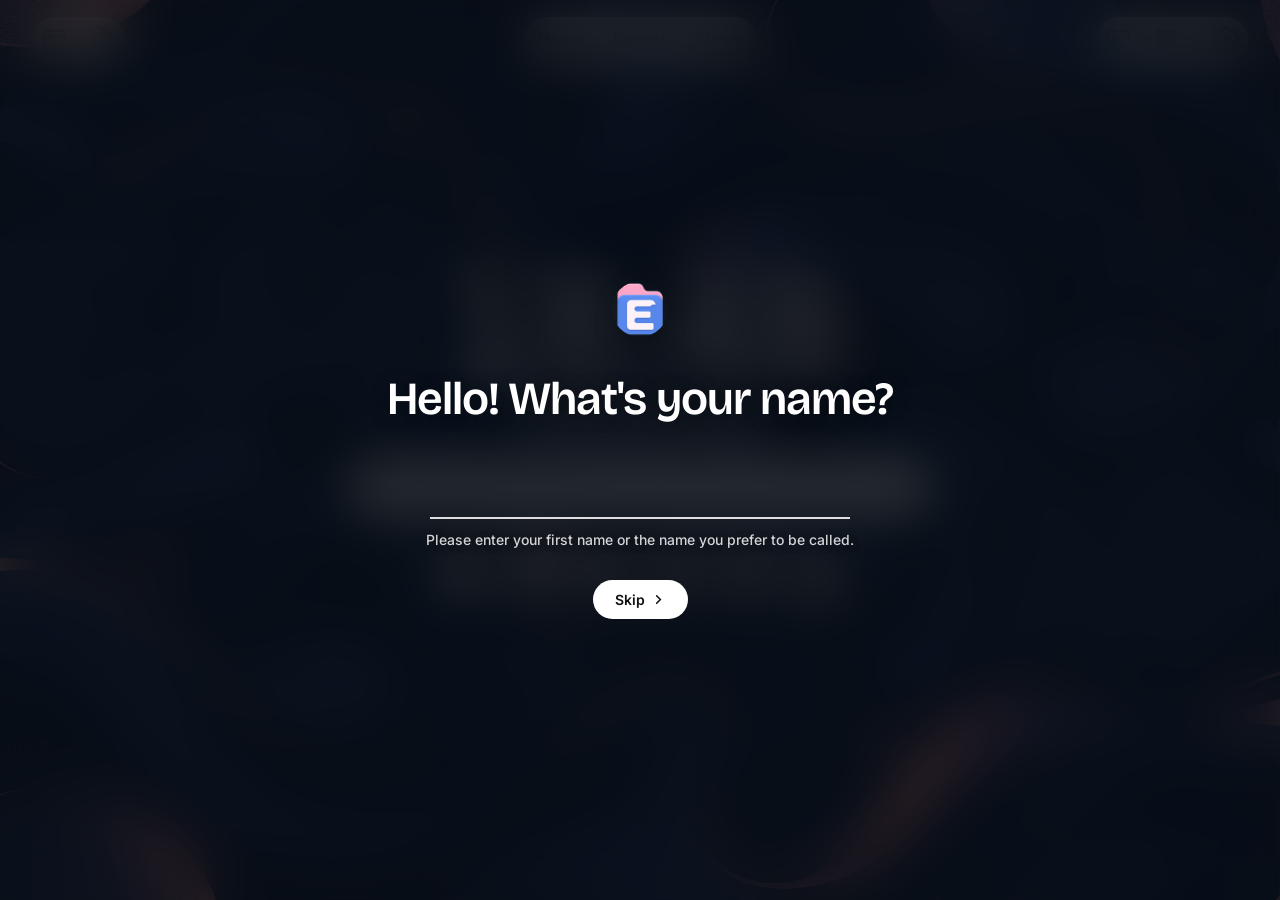
<file: index.html>
<!doctype html>
<html lang="en" class="boot-pending">
  <head>
    <meta charset="UTF-8" />
    <meta name="viewport" content="width=device-width, initial-scale=1.0" />

    <style>
      html {
        background: #0a0b0e;
      }
      html.boot-pending .app {
        visibility: hidden !important;
      }
      html.boot-pending .app *,
      html.boot-pending .app *::before,
      html.boot-pending .app *::after {
        transition: none !important;
        animation: none !important;
      }
</style>
    <meta name="theme-color" content="#0a0b0e" />
    <meta name="msapplication-navbutton-color" content="#0a0b0e" />
    <meta
      name="apple-mobile-web-app-status-bar-style"
      content="black-translucent"
    />
    <title>New Tab</title>
    <link rel="shortcut icon" href="favicon.ico" type="image/x-icon" />
    <link rel="icon" type="image/png" sizes="16x16" href="icons/icon16.png" />
    <link rel="icon" type="image/png" sizes="32x32" href="icons/icon32.png" />
    <link rel="icon" type="image/png" sizes="48x48" href="icons/icon48.png" />
    <link
      rel="icon"
      type="image/png"
      sizes="128x128"
      href="icons/icon128.png"
    />

    <link
      rel="preload"
      href="fonts/inter-latin.woff2"
      as="font"
      type="font/woff2"
      crossorigin
    />

    <script src="js/core/boot.js"></script>
    <link rel="stylesheet" href="css/tokens.css" />
    <link rel="stylesheet" href="css/layout.css" />
    <link rel="stylesheet" href="css/search-controls.css" />
    <link rel="stylesheet" href="css/boards.css" />
    <link rel="stylesheet" href="css/popovers.css" />
    <link rel="stylesheet" href="css/notes-palette.css" />
    <link rel="stylesheet" href="css/timer-dialogs.css" media="print" data-defer />
    <link rel="stylesheet" href="css/interaction-states.css" />
    <link rel="stylesheet" href="css/settings.css" media="print" data-defer />
    <link rel="stylesheet" href="css/overrides.css" />
  </head>
  <body>
    <video id="video-bg" autoplay loop muted playsinline></video>
    <div id="photo-bg"></div>
    <div id="wallpaper-overlay"></div>
    <div id="wallpaper-vignette"></div>

    <div class="app">
      <h1 class="et-sr-only">EshaalTab</h1>
      <div class="et-topbar">

        <div class="et-top-left" id="topLeft">
          <button class="et-topbar-btn" id="sessionsBtn" data-popover-trigger="sessions" title="Library" aria-label="Library: sessions, read later and workspaces">
          <svg
          width="24"
          height="24"
          viewBox="0 0 24 24"
          fill="none"
          stroke="currentColor"
          stroke-width="2"
          stroke-linecap="round"
          stroke-linejoin="round"
          >
          <rect x="3" y="4" width="18" height="16" rx="2" />
          <path d="M3 9h18" />
          <path d="M8 4v5" />
          </svg>
          </button>
          <button
          class="et-topbar-btn et-pomo-toggle-btn"
          id="pomoToggleBtn"
          title="Focus timer"
          >
          <svg
          width="24"
          height="24"
          viewBox="0 0 24 24"
          fill="none"
          stroke="currentColor"
          stroke-width="2"
          stroke-linecap="round"
          stroke-linejoin="round"
          >

          <path d="M9 2.5h6" />
          <path d="M12 2.5v2.6" />
          <path d="M19.1 6.9l-1.6 1.6" />
          <circle cx="12" cy="13.5" r="7.8" />
          <path d="M12 13.5V9.2" />
          </svg>
          <span
          class="pomo-toggle-count"
          id="pomoToggleCount"
          style="display: none"
          >0</span
          >
          </button>
        </div>

        <nav class="et-main-tabs" id="mainTabs" aria-label="Views">
          <button class="et-main-tab" data-tab="home">Home</button>
          <button class="et-main-tab" data-tab="boards">Boards</button>
          <button class="et-main-tab" data-tab="notes">Notes</button>
        </nav>

        <div class="et-top-right" id="topRight">
          <button
          class="et-topbar-btn"
          id="searchSideBtn"
          title="Command palette"
          >
          <svg
          width="22"
          height="22"
          viewBox="0 0 24 24"
          fill="none"
          stroke="currentColor"
          stroke-width="2"
          stroke-linecap="round"
          stroke-linejoin="round"
          >

          <rect x="2.6" y="4.6" width="18.8" height="14.8" rx="3" />
          <circle cx="10.6" cy="12" r="2.9" />
          <path d="m12.8 14.2 2.6 2.6" />
          </svg>
          </button>
          <button
          class="et-topbar-btn"
          id="workspaceBtn"
          data-popover-trigger="workspace"
          title="Google Workspace"
          >
          <svg width="22" height="22" viewBox="0 0 24 24" fill="currentColor">
          <circle cx="6" cy="6" r="2" />
          <circle cx="12" cy="6" r="2" />
          <circle cx="18" cy="6" r="2" />
          <circle cx="6" cy="12" r="2" />
          <circle cx="12" cy="12" r="2" />
          <circle cx="18" cy="12" r="2" />
          <circle cx="6" cy="18" r="2" />
          <circle cx="12" cy="18" r="2" />
          <circle cx="18" cy="18" r="2" />
          </svg>
          </button>
          <button class="et-topbar-btn" id="topSettingsBtn" title="Settings">
          <svg
          width="24"
          height="24"
          viewBox="0 0 24 24"
          fill="none"
          stroke="currentColor"
          stroke-width="2"
          stroke-linecap="round"
          stroke-linejoin="round"
          >
          <circle cx="12" cy="12" r="3" />
          <path
          d="M19.4 15a1.65 1.65 0 0 0 .33 1.82l.06.06a2 2 0 0 1-2.83 2.83l-.06-.06a1.65 1.65 0 0 0-1.82-.33 1.65 1.65 0 0 0-1 1.51V21a2 2 0 0 1-4 0v-.09A1.65 1.65 0 0 0 9 19.4a1.65 1.65 0 0 0-1.82.33l-.06.06a2 2 0 0 1-2.83-2.83l.06-.06A1.65 1.65 0 0 0 4.68 15a1.65 1.65 0 0 0-1.51-1H3a2 2 0 0 1 0-4h.09A1.65 1.65 0 0 0 4.6 9a1.65 1.65 0 0 0-.33-1.82l-.06-.06a2 2 0 0 1 2.83-2.83l.06.06A1.65 1.65 0 0 0 9 4.68a1.65 1.65 0 0 0 1-1.51V3a2 2 0 0 1 4 0v.09a1.65 1.65 0 0 0 1 1.51 1.65 1.65 0 0 0 1.82-.33l.06-.06a2 2 0 0 1 2.83 2.83l-.06.06A1.65 1.65 0 0 0 19.4 9a1.65 1.65 0 0 0 1.51 1H21a2 2 0 0 1 0 4h-.09a1.65 1.65 0 0 0-1.51 1z"
          />
          </svg>
          </button>
        </div>
      </div>

      <div class="et-welcome" id="welcomeScreen" hidden>
        <div class="et-welcome-inner">
          <img
            class="et-welcome-mark"
            src="icons/icon128.png"
            alt=""
            width="56"
            height="56"
          />
          <h1 class="et-welcome-title" id="welcomeTitle">
            Hello! What's your name?
          </h1>
          <input
            class="et-welcome-input"
            id="welcomeName"
            type="text"
            maxlength="40"
            autocomplete="given-name"
            spellcheck="false"
            aria-labelledby="welcomeTitle"
            aria-describedby="welcomeHint"
          />
          <p class="et-welcome-hint" id="welcomeHint">
            Please enter your first name or the name you prefer to be called.
          </p>
          <button class="et-welcome-btn" id="welcomeContinue" type="button">
            Continue
            <svg
              width="15"
              height="15"
              viewBox="0 0 24 24"
              fill="none"
              stroke="currentColor"
              stroke-width="2"
              stroke-linecap="round"
              stroke-linejoin="round"
              aria-hidden="true"
            >
              <polyline points="9 18 15 12 9 6" />
            </svg>
          </button>
        </div>
      </div>

      <main id="etMain">
      <section class="et-view et-view-home" id="homeView">
        <div class="et-home-center">
          <div class="et-home-widgets" id="homeWidgets">

            <div class="et-home-clock" id="clockWidget">
              <div class="et-home-meta" id="clockMeta">
                <span class="et-home-corner et-home-corner-left" id="homeCornerLeft">
                  <span class="et-home-date" id="clockDate"></span>
                </span>
                <span class="et-home-corner et-home-corner-right" id="homeCornerRight">
                  <span
                    class="et-weather-inline"
                    id="weatherWidget"
                    style="display: none"
                    title="Click to set city"
                  ></span>
                </span>
              </div>
              <div class="et-home-time" id="clockTime"></div>
              <div class="et-home-greeting" id="clockGreeting"></div>
            </div>
          </div>
          <div id="navSearchBar"></div>
          <div class="et-home-pinned" id="homePinned"></div>
          <div class="et-home-todos" id="homeTodos"></div>
        </div>
      </section>
      <section class="et-view et-view-boards" id="boardsView">
        <div class="et-boards-area" id="boardsArea"></div>
      </section>

      <section class="et-view et-view-notes" id="notesView">
        <div class="et-notes-grid">
          <div class="et-notes-notepad-col">
            
            <div class="et-notes-header">
              <div
                class="et-notes-tabs"
                id="notesTabs"
                role="tablist"
                aria-label="Saved notes"
              ></div>
              <div class="et-notes-header-actions">
                <button
                  class="et-notes-save-btn"
                  id="notesSaveBtn"
                  title="Save notes now"
                  data-no-tooltip
                >
                  <svg
                    width="16"
                    height="16"
                    viewBox="0 0 24 24"
                    fill="none"
                    stroke="currentColor"
                    stroke-width="2"
                    stroke-linecap="round"
                    stroke-linejoin="round"
                  >
                    <path
                      d="M19 21H5a2 2 0 0 1-2-2V5a2 2 0 0 1 2-2h11l5 5v11a2 2 0 0 1-2 2Z"
                    />
                    <polyline points="17 21 17 13 7 13 7 21" />
                    <polyline points="7 3 7 8 15 8" />
                  </svg>
                  Save
                </button>
                <button
                  class="et-notes-export-btn"
                  id="notesExportBtn"
                  title="Export notes"
                  data-no-tooltip
                >
                  <svg
                    width="16"
                    height="16"
                    viewBox="0 0 24 24"
                    fill="none"
                    stroke="currentColor"
                    stroke-width="2"
                    stroke-linecap="round"
                    stroke-linejoin="round"
                  >
                    <path d="M21 15v4a2 2 0 0 1-2 2H5a2 2 0 0 1-2-2v-4" />
                    <polyline points="7 10 12 15 17 10" />
                    <line x1="12" y1="15" x2="12" y2="3" />
                  </svg>
                  Export
                </button>
              </div>
            </div>
            <div
              class="et-notes-toolbar"
              id="notesToolbar"
              role="toolbar"
              aria-label="Note actions"
            >
              <div class="et-notes-tool-group" role="group" aria-label="Text style">
                <div class="et-notes-tool-row">
                  <button type="button" class="et-notes-tool" data-note-cmd="bold" title="Bold (Ctrl+B)" aria-label="Bold" aria-pressed="false" data-no-tooltip><b>B</b></button>
                  <button type="button" class="et-notes-tool" data-note-cmd="italic" title="Italic (Ctrl+I)" aria-label="Italic" aria-pressed="false" data-no-tooltip><i>I</i></button>
                  <button type="button" class="et-notes-tool" data-note-cmd="underline" title="Underline (Ctrl+U)" aria-label="Underline" aria-pressed="false" data-no-tooltip><u>U</u></button>
                  <button type="button" class="et-notes-tool" data-note-cmd="heading" title="Heading" aria-label="Heading" aria-pressed="false" data-no-tooltip>H</button>
                  <button type="button" class="et-notes-tool" data-note-cmd="clearFormat" title="Clear formatting" aria-label="Clear formatting" data-no-tooltip><svg width="15" height="15" viewBox="0 0 24 24" fill="none" stroke="currentColor" stroke-width="2" stroke-linecap="round" stroke-linejoin="round" aria-hidden="true"><path d="M4 7V4h16v3"/><path d="M5 20h6"/><path d="M13 4 8 20"/><path d="m15 15 5 5"/><path d="m20 15-5 5"/></svg></button>
                </div>
              </div>

              <div class="et-notes-tool-group" role="group" aria-label="Colour">
                <div class="et-notes-tool-row">
                  <button type="button" class="et-notes-tool et-note-swatch-btn" data-note-cmd="textColor" id="notesTextColorBtn" title="Text colour" aria-label="Text colour" aria-haspopup="true" aria-expanded="false" data-no-tooltip>
                    <span class="et-note-swatch-glyph" aria-hidden="true">A</span>
                    <span class="et-note-swatch-bar" id="notesTextColorBar" aria-hidden="true"></span>
                  </button>
                  <button type="button" class="et-notes-tool et-note-swatch-btn" data-note-cmd="highlight" id="notesHighlightBtn" title="Highlight" aria-label="Highlight" aria-haspopup="true" aria-expanded="false" data-no-tooltip>
                    <span class="et-note-swatch-glyph et-note-swatch-glyph-hl" aria-hidden="true"><svg width="15" height="15" viewBox="0 0 24 24" fill="none" stroke="currentColor" stroke-width="2" stroke-linecap="round" stroke-linejoin="round" aria-hidden="true"><path d="m9 11-6 6v3h9l3-3"/><path d="m22 12-4.6 4.6a2 2 0 0 1-2.8 0l-5.2-5.2a2 2 0 0 1 0-2.8L14 4"/></svg></span>
                    <span class="et-note-swatch-bar" id="notesHighlightBar" aria-hidden="true"></span>
                  </button>
                </div>
              </div>

              <div class="et-notes-tool-group" role="group" aria-label="Lists">
                <div class="et-notes-tool-row">
                  <button type="button" class="et-notes-tool" data-note-cmd="bullet" title="Bullet list" aria-label="Bullet list" aria-pressed="false" data-no-tooltip><svg width="15" height="15" viewBox="0 0 24 24" fill="none" stroke="currentColor" stroke-width="2" stroke-linecap="round" stroke-linejoin="round" aria-hidden="true"><line x1="9" y1="6" x2="20" y2="6"/><line x1="9" y1="12" x2="20" y2="12"/><line x1="9" y1="18" x2="20" y2="18"/><circle cx="4.5" cy="6" r="1.3" fill="currentColor" stroke="none"/><circle cx="4.5" cy="12" r="1.3" fill="currentColor" stroke="none"/><circle cx="4.5" cy="18" r="1.3" fill="currentColor" stroke="none"/></svg></button>
                  <button type="button" class="et-notes-tool" data-note-cmd="numbered" title="Numbered list" aria-label="Numbered list" aria-pressed="false" data-no-tooltip><svg width="15" height="15" viewBox="0 0 24 24" fill="none" stroke="currentColor" stroke-width="2" stroke-linecap="round" stroke-linejoin="round" aria-hidden="true"><line x1="10" y1="6" x2="20" y2="6"/><line x1="10" y1="12" x2="20" y2="12"/><line x1="10" y1="18" x2="20" y2="18"/><path d="M4 5.5 5.5 4.5V10"/><path d="M4 10h3"/><path d="M4 15.2c0-.9 2.8-.9 2.8.4S4 17.6 4 19.5h3"/></svg></button>
                  <button type="button" class="et-notes-tool" data-note-cmd="checklist" title="Checklist" aria-label="Checklist" aria-pressed="false" data-no-tooltip><svg width="15" height="15" viewBox="0 0 24 24" fill="none" stroke="currentColor" stroke-width="2" stroke-linecap="round" stroke-linejoin="round" aria-hidden="true"><polyline points="3 7 4.8 8.8 8.4 5.2"/><polyline points="3 17 4.8 18.8 8.4 15.2"/><line x1="12" y1="7" x2="21" y2="7"/><line x1="12" y1="17" x2="21" y2="17"/></svg></button>
                </div>
              </div>

              <div class="et-notes-tool-group et-notes-tool-group-end" role="group" aria-label="More">
                <div class="et-notes-tool-row">
                <button
                  type="button"
                  class="et-notes-tool et-notes-more-btn"
                  id="notesMoreBtn"
                  title="More"
                  aria-label="More options"
                  aria-haspopup="menu"
                  aria-expanded="false"
                  data-no-tooltip
                >
                  <svg width="15" height="15" viewBox="0 0 24 24" fill="currentColor" aria-hidden="true"><circle cx="5" cy="12" r="1.7"/><circle cx="12" cy="12" r="1.7"/><circle cx="19" cy="12" r="1.7"/></svg>
                </button>
                <div class="et-notes-more-menu" id="notesMoreMenu" role="menu" hidden>
                  <div class="et-notes-more-row">
                    <span class="et-notes-more-label">Text size</span>
                    <div class="et-notes-more-stepper">
                      <button type="button" class="et-notes-tool" data-note-cmd="fontDown" title="Smaller text" aria-label="Smaller text" data-no-tooltip>A&minus;</button>
                      <span class="et-notes-font-val" id="notesFontVal" aria-live="polite">15</span>
                      <button type="button" class="et-notes-tool" data-note-cmd="fontUp" title="Larger text" aria-label="Larger text" data-no-tooltip>A+</button>
                    </div>
                  </div>
                  <div class="et-notes-more-sep" role="separator"></div>
                  <button type="button" class="et-notes-menu-item" role="menuitem" data-note-cmd="cut" data-no-tooltip>Cut<kbd>Ctrl+X</kbd></button>
                  <button type="button" class="et-notes-menu-item" role="menuitem" data-note-cmd="copy" data-no-tooltip>Copy<kbd>Ctrl+C</kbd></button>
                  <button type="button" class="et-notes-menu-item" role="menuitem" data-note-cmd="paste" data-no-tooltip>Paste<kbd>Ctrl+V</kbd></button>
                  <button type="button" class="et-notes-menu-item" role="menuitem" data-note-cmd="selectAll" data-no-tooltip>Select all<kbd>Ctrl+A</kbd></button>
                  <div class="et-notes-more-sep" role="separator"></div>
                  <div class="et-notes-more-row">
                    <span class="et-notes-stats" id="notesStatsBadge">0 words</span>
                  </div>
                </div>
                </div>
              </div>
            </div>
            <div class="et-note-color-menu" id="notesColorMenu" role="menu" hidden></div>
            <div
              class="et-notes-area"
              id="notesArea"
              contenteditable="true"
              role="textbox"
              aria-multiline="true"
              aria-label="Note"
              data-placeholder="Start typing. Use the toolbar for headings, lists and to-dos."
              spellcheck="true"
            ></div>
          </div>

          <div class="et-notes-clipboard-col">
            <div class="et-clip-header">
              <div class="clip-title-wrap">
                <span class="et-clip-title">Clipboard</span>
                <span class="et-clip-count" id="clipCountBadge">0 saved</span>
              </div>
            </div>
            <div
              class="et-clip-add-wrap"
              style="display: flex; flex-direction: column; gap: 6px"
            >
              <input
                type="text"
                class="et-clip-input"
                id="clipTitleInput"
                placeholder="Title (optional)"
                style="width: 100%"
              />
              <div style="display: flex; gap: 6px">
                <input
                  type="text"
                  class="et-clip-input"
                  id="clipTextInput"
                  placeholder="Paste…"
                  style="flex: 1"
                />
                <button
                  class="et-clip-add-btn"
                  id="clipAddBtn"
                  title="Save snippet"
                  data-no-tooltip
                >
                  + Add
                </button>
              </div>
            </div>
            <div class="et-clip-list" id="clipList"></div>
          </div>
        </div>
      </section>
      </main>
    </div>

    <div class="et-pop-sessions" id="sessionsPopover">
      <div class="et-pop-header">
        <div class="et-pop-tabs" role="tablist" aria-label="Library">
          <button
            type="button"
            class="et-pop-tab is-active"
            id="sessionsPaneTab"
            role="tab"
            aria-selected="true"
            aria-controls="sessionsPane"
            data-pane="sessions"
          >
            Sessions
            <span class="et-pop-badge" id="sessionsPopBadge">0</span>
          </button>
          <button
            type="button"
            class="et-pop-tab"
            id="readLaterPaneTab"
            role="tab"
            aria-selected="false"
            aria-controls="readLaterPane"
            data-pane="readLater"
          >
            Read later
            <span class="et-pop-badge" id="readLaterBadge">0</span>
          </button>
          <button
            type="button"
            class="et-pop-tab"
            id="workspacesPaneTab"
            role="tab"
            aria-selected="false"
            aria-controls="workspacesPane"
            data-pane="workspaces"
            tabindex="-1"
          >
            Workspaces
            <span class="et-pop-badge" id="workspacesBadge">0</span>
          </button>
        </div>
      </div>

      <div class="et-pop-pane" id="sessionsPane" role="tabpanel" aria-labelledby="sessionsPaneTab">
        <div class="et-pop-list" id="sessionsPopList"></div>
      </div>

      <div class="et-pop-pane" id="readLaterPane" role="tabpanel" aria-labelledby="readLaterPaneTab" hidden>
        <div class="et-readlater-hint">
          Save the page you are on with the EshaalTab button in your toolbar.
        </div>
        <div class="et-readlater-tools">
          <button type="button" class="et-readlater-tool" id="readLaterToBoard">
            Save unread to a board
          </button>
          <button type="button" class="et-readlater-tool" id="readLaterClearRead">
            Clear read
          </button>
        </div>
        <div class="et-pop-list" id="readLaterList"></div>
      </div>

      <div class="et-pop-pane" id="workspacesPane" role="tabpanel" aria-labelledby="workspacesPaneTab" hidden>
        <form class="et-ws-form" id="workspaceForm">
          <input
            type="text"
            class="et-ws-name"
            id="workspaceName"
            maxlength="60"
            placeholder="Name this workspace, e.g. BSCS Assignment"
            aria-label="Workspace name"
            autocomplete="off"
          />
          <div class="et-ws-form-row">
            <button type="submit" class="et-ws-save" id="workspaceSave">
              Snapshot open tabs
            </button>
            <button type="button" class="et-ws-secondary" id="workspaceToBoard">
              Save as new board
            </button>
          </div>
        </form>
        <div class="et-pop-list" id="workspaceList"></div>
      </div>
    </div>

    <div class="et-pb-panel" id="pinnedBoardsPanel" role="dialog" aria-label="Pinned boards"></div>

    <div class="et-pop-workspace" id="workspacePopover">
      <div class="et-workspace-top">
        <div class="et-workspace-header">
          <span class="et-workspace-title">Apps</span>
        </div>
        <div class="et-workspace-search">
          <svg
            width="14"
            height="14"
            viewBox="0 0 24 24"
            fill="none"
            stroke="currentColor"
            stroke-width="2"
            stroke-linecap="round"
            stroke-linejoin="round"
          >
            <circle cx="11" cy="11" r="8" />
            <line x1="21" y1="21" x2="16.65" y2="16.65" />
          </svg>
          <input
            type="text"
            id="workspaceSearchInput"
            placeholder="Search Google Apps…"
            autocomplete="off"
            spellcheck="false"
          />
        </div>
      </div>
      <div class="et-workspace-grid" id="workspaceGrid"></div>
    </div>

    <div
      class="et-search-overlay"
      id="searchOverlay"
      role="dialog"
      aria-modal="true"
      aria-label="Search tabs, bookmarks and history"
    >
      <div class="et-search-modal">
        <div class="et-search-input-wrap">
          <svg
            class="et-search-icon"
            width="20"
            height="20"
            viewBox="0 0 24 24"
            fill="none"
            stroke="currentColor"
            stroke-width="2"
            stroke-linecap="round"
            stroke-linejoin="round"
          >
            <circle cx="11" cy="11" r="8" />
            <path d="m21 21-4.35-4.35" />
          </svg>
          <input
            type="text"
            id="searchInput"
            aria-label="Search bookmarks, history, and shortcuts"
            placeholder="Search bookmarks, history, and shortcuts"
            autocomplete="off"
            spellcheck="false"
          />
          <kbd class="et-search-esc-hint">Esc</kbd>
        </div>
        <div class="et-search-results" id="searchResults"></div>
      </div>
    </div>

    <div
      class="et-set-overlay"
      id="sidesheetOverlay"
      role="dialog"
      aria-modal="true"
      aria-labelledby="sidesheetTitle"
    >
      <div class="et-set-panel" id="sidesheetPanel">
        <div class="et-set-header">
          <span class="et-set-title" id="sidesheetTitle"
            ><img
              class="et-brand-mark"
              src="icons/icon128.png"
              alt=""
              width="22"
              height="22"
            />
            <span>Settings</span></span
          >
          <button
            class="et-set-close-btn"
            id="sidesheetCloseBtn"
            aria-label="Close settings"
          >
            ×
          </button>
        </div>

        <div class="et-set-main">
          <div class="et-set-sidebar">
            <div class="et-set-search-wrap">
              <svg class="et-set-search-icon" width="15" height="15" viewBox="0 0 24 24" fill="none" stroke="currentColor" stroke-width="2" stroke-linecap="round" aria-hidden="true">
                <circle cx="11" cy="11" r="7" /><path d="m16.5 16.5 4 4" />
              </svg>
              <input
                type="search"
                class="et-set-search"
                id="settingsSearch"
                placeholder="Search settings"
                aria-label="Search settings"
                autocomplete="off"
                spellcheck="false"
              />
            </div>
            <nav class="et-set-nav" id="settingsNav" aria-label="Settings sections"></nav>
          </div>
          <div class="et-set-body" id="sidesheetBody"></div>
        </div>
        <input
          type="file"
          id="fileInput"
          accept="image/*,video/mp4"
          aria-label="Wallpaper image or video file"
          style="display: none"
        />
      </div>
    </div>

    <div
      class="et-pomo-overlay"
      id="pomodoroOverlay"
      role="dialog"
      aria-modal="true"
      aria-label="Pomodoro focus timer"
    >
      <button
        class="et-pomo-close-btn"
        id="pomodoroCloseBtn"
        data-tooltip="Close (Esc)"
        aria-label="Close focus timer"
      >
        &times;
      </button>
      <button class="et-pomo-reset-fab" id="pomoResetBtn" title="Reset (R)">
        <svg
          width="20"
          height="20"
          viewBox="0 0 24 24"
          fill="none"
          stroke="currentColor"
          stroke-width="2"
          stroke-linecap="round"
          stroke-linejoin="round"
        >
          <path d="M3 12a9 9 0 1 0 9-9 9.75 9.75 0 0 0-6.74 2.74L3 8" />
          <path d="M3 3v5h5" />
        </svg>
      </button>

      <div class="et-pomo-preset-row" id="pomoPresetRow">
        <button class="et-pomo-preset-btn" data-mins="15">15</button>
        <button class="et-pomo-preset-btn active" data-mins="25">25</button>
        <button class="et-pomo-preset-btn" data-mins="45">45</button>
        <button class="et-pomo-preset-btn" data-mins="60">60</button>
        <button
          class="et-pomo-custom-btn"
          id="pomoCustomBtn"
          type="button"
          aria-haspopup="dialog"
          aria-expanded="false"
        >
          Custom
        </button>
      </div>

      <div
        class="et-pomo-wheel-picker"
        id="pomoWheelPicker"
        role="dialog"
        aria-modal="true"
        aria-label="Choose focus duration"
        hidden
      >
        <div class="et-pomo-wheel-header">
          <button type="button" id="pomoWheelCancel">Cancel</button>
          <span>Duration</span>
          <button type="button" id="pomoWheelDone">Done</button>
        </div>
        <div class="et-pomo-wheels">
          <div class="et-pomo-wheel-group">
            <div
              class="et-pomo-wheel"
              id="pomoHoursWheel"
              role="listbox"
              aria-label="Hours"
              tabindex="0"
            ></div>
            <span>hours</span>
          </div>
          <div class="et-pomo-wheel-group">
            <div
              class="et-pomo-wheel"
              id="pomoMinutesWheel"
              role="listbox"
              aria-label="Minutes"
              tabindex="0"
            ></div>
            <span>min</span>
          </div>
          <div class="et-pomo-wheel-selection" aria-hidden="true"></div>
        </div>
      </div>

      <div class="et-flip-container" id="pomoFlipClock" data-no-tooltip>
        <div class="et-flip-card">
          <div class="et-flip-top"><span id="pomoMinTop">25</span></div>
          <div class="et-flip-bottom"><span id="pomoMinBottom">25</span></div>
          <div class="et-flip-seam"></div>
        </div>
        <span class="et-flip-colon">:</span>
        <div class="et-flip-card">
          <div class="et-flip-top"><span id="pomoSecTop">00</span></div>
          <div class="et-flip-bottom"><span id="pomoSecBottom">00</span></div>
          <div class="et-flip-seam"></div>
        </div>
      </div>

      <div class="et-pomo-footer">
        <div
          class="et-pomo-display-switch"
          role="group"
          aria-label="Timer display"
        >
          <button type="button" data-mode="hm" aria-pressed="false">
            Hr : Min
          </button>
          <button
            type="button"
            data-mode="ms"
            class="active"
            aria-pressed="true"
          >
            Min : Sec
          </button>
        </div>
        <span class="et-pomo-status-badge" id="pomoStatusText"
          >Press space to start</span
        >
        <span class="et-pomo-sessions-badge" id="pomoSessionsCount"
          >No sessions yet today</span
        >
      </div>
    </div>

    <div class="et-toast-container" id="toastContainer"></div>

    <script src="js/core/platform.js" defer></script>
    <script src="js/core/storage.js" defer></script>
    <script src="js/core/data.js" defer></script>
    <script src="js/ui/render.js" defer></script>
    <script src="js/ui/timer-notifications.js" defer></script>
    <script src="js/ui/home-widgets.js" defer></script>
    <script src="js/ui/workspace-tasks.js" defer></script>
    <script src="js/ui/sessions.js" defer></script>
    <script src="js/ui/notes-html.js" defer></script>
    <script src="js/ui/notes-home.js" defer></script>
    <script src="js/ui/pinned-boards.js" defer></script>
    <script src="js/core/browserext.js" defer></script>
    <script src="js/ui/search.js" defer></script>
    <script src="js/ui/settings-core.js" defer></script>
    <script src="js/main.js" defer></script>
  </body>
</html>
</file>
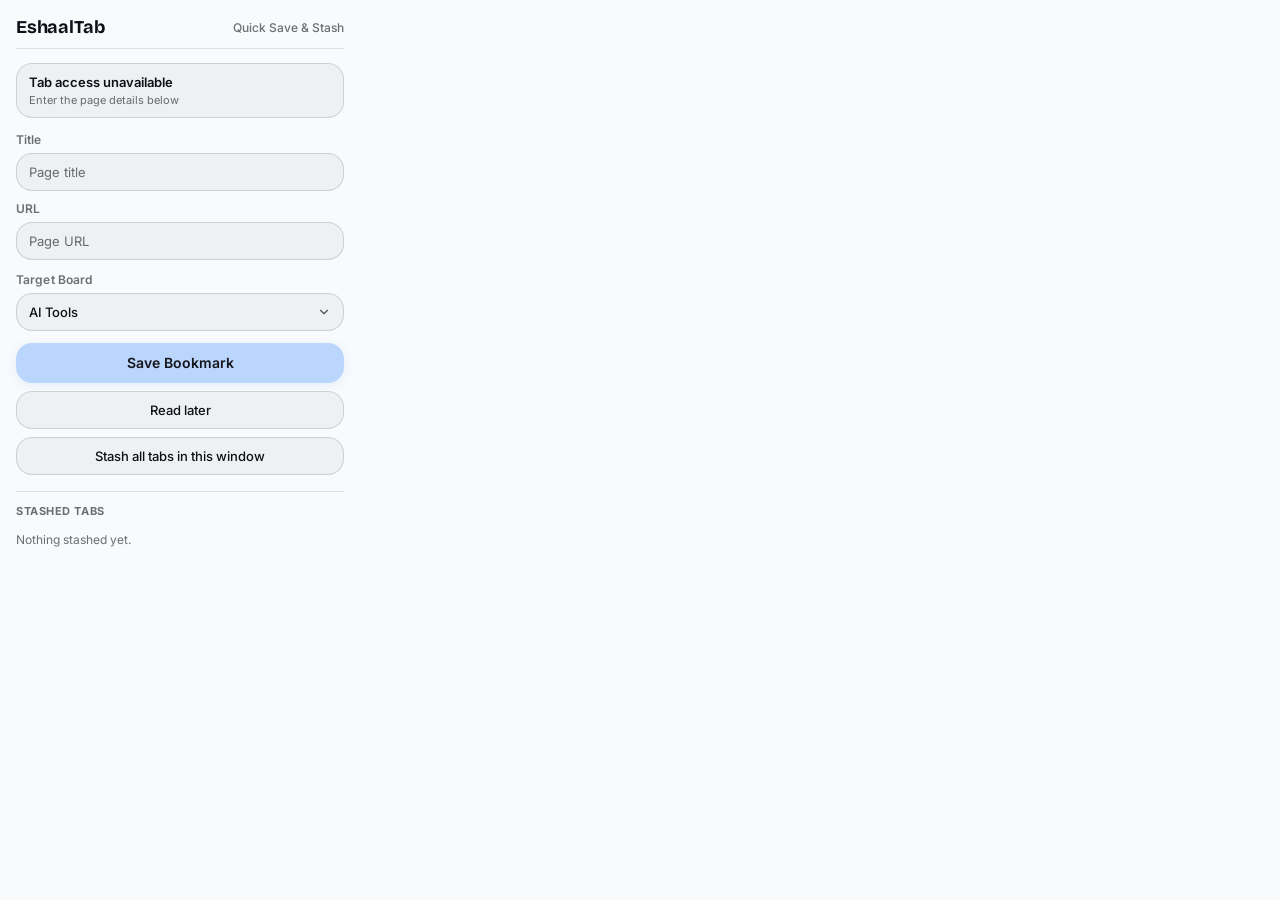
<file: popup.html>
<!doctype html>
<html lang="en">
  <head>
    <meta charset="UTF-8" />
    <title>Quick Save to EshaalTab</title>
    <link rel="stylesheet" href="css/tokens.css" />
    <link rel="stylesheet" href="css/search-controls.css" />
    <style>
      :root {
        --accent-color: #ffb7ff;
        --accent-contrast: #ffffff;
        --bg: #0d1117;
        --surface-base: #161b22;
        --text: #ffffff;
        --text-dim: rgba(255, 255, 255, 0.6);
        --line: rgba(255, 255, 255, 0.12);
        --field: rgba(255, 255, 255, 0.07);
        --field-line: rgba(255, 255, 255, 0.14);
        --radius: 8px;
      }
      * {
        box-sizing: border-box;
        margin: 0;
        padding: 0;
        font-family: Inter, -apple-system, BlinkMacSystemFont, "Segoe UI", Roboto, sans-serif;
      }
      html {
        background: var(--bg);
        color: var(--text);
        margin: 0;
        padding: 0;
        width: 360px;
        min-height: auto;
        overflow-x: hidden;
      }
      body {
        width: 360px;
        padding: 16px;
        background: var(--bg);
        color: var(--text);
        min-height: auto !important;
        overflow-y: auto !important;
        overflow-x: hidden !important;
      }
      .qs-header {
        display: flex;
        align-items: center;
        justify-content: space-between;
        margin-bottom: 14px;
        border-bottom: 1px solid var(--line);
        padding-bottom: 10px;
      }
      .qs-title {
        font-family: "Bricolage Grotesque", Inter, system-ui, sans-serif;
        font-size: 18px;
        font-weight: 700;
        color: var(--text);
        letter-spacing: -0.01em;
      }
      .qs-subtitle {
        font-size: 12px;
        font-weight: 500;
        color: var(--text-dim);
      }

      .tab-card {
        display: flex;
        gap: 12px;
        align-items: center;
        background: var(--field);
        border: 1px solid var(--field-line);
        border-radius: var(--radius);
        padding: 10px 12px;
        margin-bottom: 14px;
      }
      .tab-icon {
        width: 24px;
        height: 24px;
        border-radius: 4px;
        flex-shrink: 0;
        object-fit: contain;
      }
      .tab-info {
        overflow: hidden;
        flex: 1;
      }
      .tab-name {
        font-size: 13px;
        font-weight: 600;
        color: var(--text);
        white-space: nowrap;
        overflow: hidden;
        text-overflow: ellipsis;
        line-height: 1.3;
      }
      .tab-url {
        font-size: 11px;
        color: var(--text-dim);
        white-space: nowrap;
        overflow: hidden;
        text-overflow: ellipsis;
        margin-top: 2px;
      }

      .field-group {
        margin-bottom: 12px;
        position: relative;
      }
      .field-group.fg-select {
        z-index: 10;
      }
      .field-label {
        font-size: 12px;
        font-weight: 600;
        color: var(--text-dim);
        margin-bottom: 6px;
        display: block;
        letter-spacing: 0.01em;
      }
      .qs-input {
        width: 100%;
        height: 38px;
        background: var(--field);
        border: 1px solid var(--field-line);
        border-radius: var(--radius);
        padding: 0 12px;
        color: var(--text);
        font-size: 13px;
        outline: none;
        transition: border-color 0.15s ease, background 0.15s ease;
      }
      .qs-input:focus {
        border-color: var(--accent-color);
        background: var(--surface-3, var(--field));
      }
      .qs-input:focus-visible,
      .qs-save-btn:focus-visible,
      .qs-stash-btn:focus-visible {
        outline: 2px solid var(--accent-color);
        outline-offset: 2px;
      }

      #boardSelectContainer .et-custom-select {
        width: 100%;
      }
      #boardSelectContainer .et-select-trigger {
        height: 38px;
        padding: 0 12px;
        background: var(--field);
        border: 1px solid var(--field-line);
        border-radius: var(--radius);
        font-size: 13px;
        font-weight: 500;
        color: var(--text);
      }
      #boardSelectContainer .et-select-trigger:hover {
        border-color: var(--border-strong, var(--text-dim));
        background: var(--surface-3, var(--field));
      }
      #boardSelectContainer .et-select-menu {
        position: static;
        display: none;
        margin-top: 4px;
        transform: none;
        max-height: 220px;
        overflow-x: hidden;
        box-shadow: var(--e3);
        border-radius: min(var(--r-sm, 8px), 12px);
      }
      #boardSelectContainer .et-custom-select.open .et-select-menu {
        display: flex;
      }
      #boardSelectContainer .et-select-options-list {
        max-height: 170px;
        overflow-y: auto;
        overflow-x: hidden !important;
      }
      #boardSelectContainer .et-select-options-list::-webkit-scrollbar {
        width: 4px;
      }
      #boardSelectContainer .et-select-options-list::-webkit-scrollbar-thumb {
        background: var(--field-line);
        border-radius: 4px;
      }

      .qs-save-btn {
        width: 100%;
        height: 40px;
        background: var(--accent-color);
        border: none;
        color: var(--accent-contrast);
        padding: 0 16px;
        border-radius: var(--radius);
        font-size: 14px;
        font-weight: 600;
        cursor: pointer;
        transition: filter 0.15s ease, transform 0.1s ease;
        margin-top: 6px;
        display: flex;
        align-items: center;
        justify-content: center;
        box-shadow: 0 2px 8px color-mix(in srgb, var(--accent-color) 30%, transparent);
      }
      .qs-save-btn:hover {
        filter: brightness(1.1);
      }
      .qs-save-btn:active {
        transform: scale(0.98);
      }
      .qs-save-btn[disabled] {
        opacity: 0.6;
        cursor: default;
      }

      .qs-stash-btn {
        width: 100%;
        height: 38px;
        background: var(--field);
        border: 1px solid var(--field-line);
        color: var(--text);
        padding: 0 12px;
        border-radius: var(--radius);
        font-size: 13px;
        font-weight: 500;
        cursor: pointer;
        margin-top: 8px;
        transition: background 0.15s ease, border-color 0.15s ease;
        display: flex;
        align-items: center;
        justify-content: center;
      }
      .qs-stash-btn:hover {
        background: var(--surface-3, var(--field));
        border-color: var(--border-strong, var(--text-dim));
      }
      .qs-stash-btn[disabled] {
        opacity: 0.5;
        cursor: default;
      }

      .qs-stash-section {
        margin-top: 16px;
        border-top: 1px solid var(--line);
        padding-top: 12px;
      }
      .qs-stash-heading {
        font-size: 11px;
        font-weight: 700;
        color: var(--text-dim);
        text-transform: uppercase;
        letter-spacing: 0.05em;
        margin-bottom: 8px;
      }
      .qs-stash-list {
        display: flex;
        flex-direction: column;
        gap: 8px;
        max-height: 220px;
        overflow-y: auto;
        padding-right: 2px;
      }
      .qs-stash-empty {
        font-size: 12px;
        color: var(--text-dim);
        padding: 6px 0;
      }
      .qs-stash-item {
        display: flex;
        align-items: center;
        gap: 10px;
        padding: 8px 10px;
        border-radius: var(--radius);
        background: var(--field);
        border: 1px solid var(--field-line);
      }
      .qs-stash-info {
        flex: 1;
        min-width: 0;
      }
      .qs-stash-time {
        font-size: 12px;
        font-weight: 600;
        color: var(--text);
      }
      .qs-stash-tabs {
        font-size: 11px;
        color: var(--text-dim);
        margin-top: 2px;
        white-space: nowrap;
        overflow: hidden;
        text-overflow: ellipsis;
      }
      .qs-stash-actions {
        display: flex;
        gap: 6px;
        flex-shrink: 0;
      }
      .qs-stash-icon-btn {
        width: 28px;
        height: 28px;
        border-radius: calc(var(--radius) - 2px);
        border: 1px solid var(--field-line);
        background: transparent;
        color: var(--text-dim);
        cursor: pointer;
        display: flex;
        align-items: center;
        justify-content: center;
        flex-shrink: 0;
        padding: 0;
        transition: color 0.15s, border-color 0.15s, background 0.15s;
      }
      .qs-stash-icon-btn:hover {
        color: var(--text);
        background: var(--surface-3, var(--field));
        border-color: var(--text-dim);
      }
      .qs-stash-icon-btn.qs-del-btn:hover {
        color: var(--bad, #f87171);
        border-color: var(--bad, #f87171);
        background: color-mix(in srgb, var(--bad, #f87171) 10%, transparent);
      }
      .qs-stash-icon-btn[disabled] {
        opacity: 0.5;
        cursor: default;
      }
      .qs-success {
        display: none;
        text-align: center;
        padding: 12px 0;
        color: var(--ok, #4ade80);
        font-size: 14px;
        font-weight: 600;
      }
      .qs-error {
        display: none;
        text-align: center;
        padding: 10px 0 0;
        color: var(--bad, #f87171);
        font-size: 13px;
      }
      .qs-error.qs-info {
        color: var(--text-dim);
      }
      @media (prefers-reduced-motion: reduce) {
        * {
          transition: none !important;
        }
      }
</style>
  </head>
  <body>
    <div class="qs-header">
      <span class="qs-title">EshaalTab</span>
      <span class="qs-subtitle">Quick Save &amp; Stash</span>
    </div>

    <div class="tab-card">
      <img id="tabFavicon" class="tab-icon" alt="" style="display: none" />
      <div class="tab-info">
        <div id="tabTitle" class="tab-name">Loading active tab...</div>
        <div id="tabUrl" class="tab-url"></div>
      </div>
    </div>

    <div class="field-group" id="manualFields" style="display: none">
      <label class="field-label" for="manualTitle">Title</label>
      <input
        type="text"
        id="manualTitle"
        class="qs-input"
        placeholder="Page title"
      />
      <label class="field-label" for="manualUrl" style="margin-top: 10px"
        >URL</label
      >
      <input
        type="text"
        id="manualUrl"
        class="qs-input"
        placeholder="Page URL"
      />
    </div>

    <div class="field-group fg-select">
      <label class="field-label">Target Board</label>
      <div id="boardSelectContainer"></div>
    </div>

    <button id="saveBtn" class="qs-save-btn">Save Bookmark</button>
    <button
      id="readLaterBtn"
      class="qs-stash-btn"
      title="Save this page to your reading queue in EshaalTab"
    >
      Read later
    </button>
    <button
      id="stashBtn"
      class="qs-stash-btn"
      title="Save every tab in this window here, then close them"
    >
      Stash all tabs in this window
    </button>
    <div id="successMsg" class="qs-success">Saved to EshaalTab!</div>
    <div id="errorMsg" class="qs-error" role="alert"></div>

    <div class="qs-stash-section">
      <div class="qs-stash-heading">Stashed Tabs</div>
      <div id="stashList" class="qs-stash-list"></div>
    </div>

    <script src="js/core/platform.js"></script>
    <script src="js/extension/popup.js"></script>
  </body>
</html>
</file>
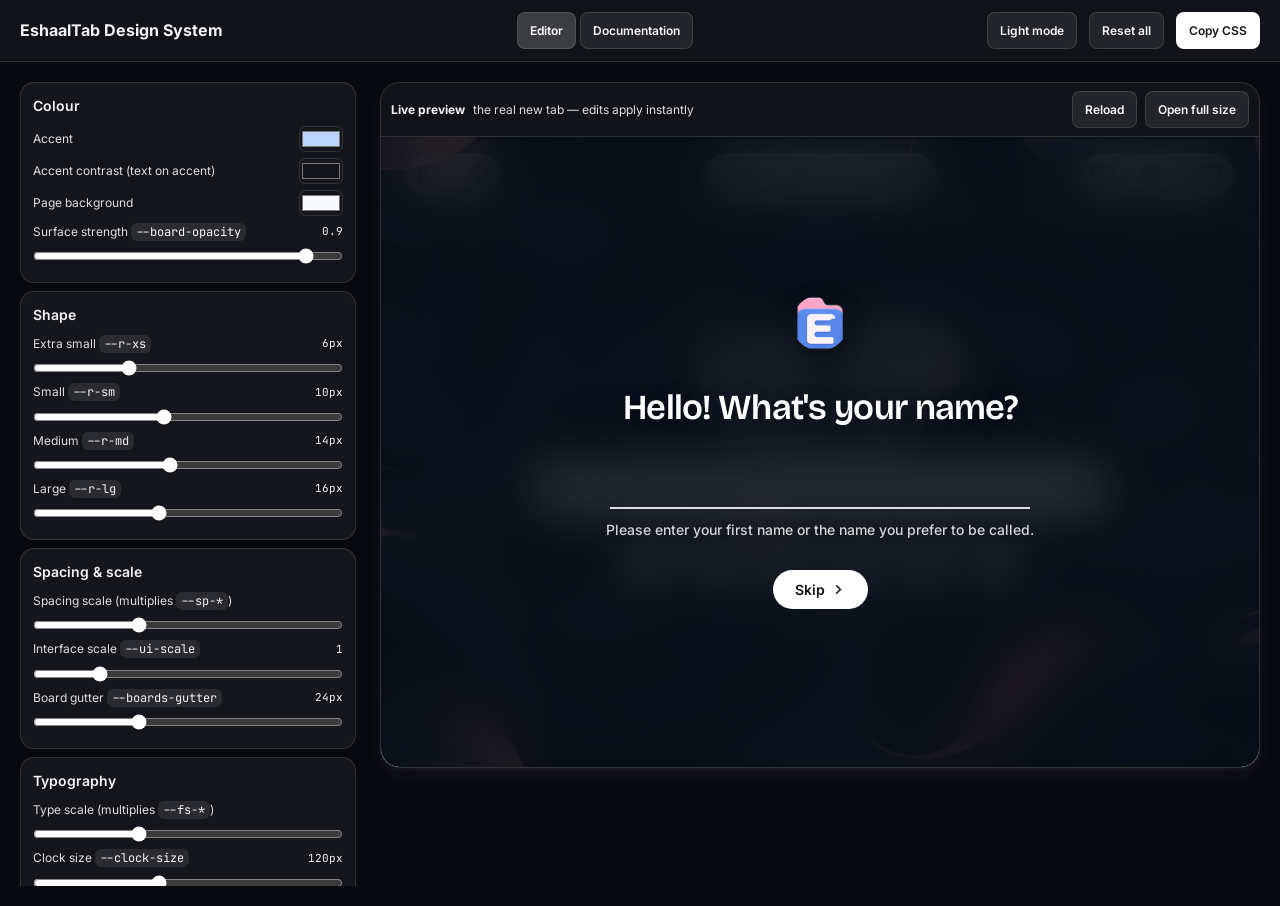
<file: dev/design-system.html>
<!doctype html>
<html lang="en">
  <head>
    <meta charset="utf-8" />
    <meta name="viewport" content="width=device-width, initial-scale=1" />
    <title>EshaalTab Design System</title>
    <link rel="stylesheet" href="../css/tokens.css" />
    <style>
      body {
        --checker: color-mix(in srgb, var(--text-dim) 30%, transparent);
        margin: 0;
        min-height: auto;
        overflow: auto;
        background: var(--surface-base);
        color: var(--text);
        font-family: var(--font-app, Inter, system-ui, sans-serif);
        font-size: var(--fs-base);
        line-height: var(--lh-body);
      }
      .ds-top {
        position: sticky;
        top: 0;
        z-index: 5;
        display: flex;
        align-items: center;
        justify-content: space-between;
        gap: var(--sp-3);
        padding: var(--sp-3) var(--sp-5);
        background: var(--panel-solid);
        border-bottom: var(--hair);
        flex-wrap: wrap;
      }
      .ds-top h1 {
        font-size: var(--fs-md);
        margin: 0;
      }
      .ds-shell {
        display: grid;
        grid-template-columns: 340px minmax(0, 1fr);
        gap: var(--sp-5);
        align-items: start;
        padding: var(--sp-5);
      }
      .ds-preview {
        position: sticky;
        top: 76px;
        border: var(--hair);
        border-radius: var(--r-lg);
        overflow: hidden;
        background: var(--panel-solid);
        box-shadow: var(--e2);
      }
      .ds-preview-bar {
        display: flex;
        align-items: center;
        gap: var(--sp-2);
        padding: 8px 10px;
        border-bottom: var(--hair);
        font-size: var(--fs-xs);
        color: var(--text-dim);
        flex-wrap: wrap;
      }
      #stage {
        width: 100%;
        height: min(70vh, 720px);
        border: 0;
        display: block;
        background: var(--surface-base);
      }
      .ds-panel {
        display: flex;
        flex-direction: column;
        gap: var(--sp-2);
        max-height: calc(100vh - 96px);
        overflow-y: auto;
        padding-right: 4px;
      }
      .grp {
        border: var(--hair);
        border-radius: var(--r-md);
        background: var(--surface-panel);
        padding: var(--sp-3);
      }
      .grp > h3 {
        margin: 0 0 var(--sp-2);
        font-size: var(--fs-sm);
        font-weight: var(--fw-semi);
      }
      .ctl {
        display: grid;
        grid-template-columns: 1fr auto;
        align-items: center;
        gap: 6px 10px;
        margin: 6px 0;
        font-size: var(--fs-xs);
        color: var(--text-dim);
      }
      .ctl input[type="range"] {
        grid-column: 1 / -1;
        width: 100%;
        accent-color: var(--accent-color);
      }
      .ctl input[type="color"] {
        width: 44px;
        height: 26px;
        padding: 0;
        background: none;
        border: 1px solid var(--border-soft);
        border-radius: var(--r-xs);
      }
      .ctl select,
      .ctl input[type="text"] {
        font: inherit;
        font-size: var(--fs-xs);
        color: var(--text);
        background: var(--surface-panel-2);
        border: 1px solid var(--border-soft);
        border-radius: var(--r-sm);
        padding: 5px 8px;
      }
      .val {
        font-family: var(--font-mono);
        font-size: 11px;
        color: var(--text);
      }
      button {
        font: inherit;
        font-size: var(--fs-xs);
        font-weight: var(--fw-semi);
        padding: 8px 12px;
        border-radius: var(--r-sm);
        border: 1px solid var(--border-soft);
        background: var(--surface-panel-2);
        color: var(--text);
        cursor: pointer;
      }
      button.primary {
        background: var(--accent-fill);
        color: var(--accent-contrast);
        border-color: transparent;
      }
      button:hover {
        border-color: var(--border-strong);
      }
      .tabs {
        display: flex;
        gap: 4px;
      }
      .tabs button[aria-selected="true"] {
        background: var(--menu-active-bg);
        color: var(--menu-active-ink);
      }
      .docs {
        display: none;
      }
      body.view-docs .docs {
        display: block;
      }
      body.view-docs .ds-shell {
        grid-template-columns: minmax(0, 1fr);
      }
      body.view-docs .ds-panel,
      body.view-docs .ds-preview {
        display: none;
      }
      h2 {
        font-size: var(--fs-lg);
        line-height: var(--lh-tight);
        margin: var(--sp-8) 0 var(--sp-2);
        scroll-margin-top: 80px;
      }
      h3 {
        font-size: var(--fs-md);
        margin: var(--sp-5) 0 var(--sp-2);
      }
      p,
      li {
        color: var(--text-dim);
        max-width: 78ch;
      }
      strong {
        color: var(--text);
      }
      code {
        font-family: var(--font-mono);
        font-size: var(--fs-xs);
        color: var(--text);
        background: var(--surface-2);
        border-radius: var(--r-xs);
        padding: 1px 5px;
      }
      .ds-card {
        background: var(--surface-panel);
        border: var(--hair);
        border-radius: var(--r-lg);
        padding: var(--sp-4);
        margin-top: var(--sp-3);
      }
      .ds-grid {
        display: grid;
        grid-template-columns: repeat(auto-fill, minmax(190px, 1fr));
        gap: var(--sp-3);
      }
      .sw {
        border: var(--hair);
        border-radius: var(--r-md);
        overflow: hidden;
        background: var(--surface-panel);
      }
      .sw-chip {
        height: 62px;
        background-image: linear-gradient(45deg, var(--checker) 25%, transparent 25%, transparent 75%, var(--checker) 75%),
          linear-gradient(45deg, var(--checker) 25%, transparent 25%, transparent 75%, var(--checker) 75%);
        background-size: 12px 12px;
        background-position: 0 0, 6px 6px;
        position: relative;
      }
      .sw-chip i {
        position: absolute;
        inset: 0;
        display: block;
      }
      .sw-meta {
        padding: 8px 10px;
        display: flex;
        flex-direction: column;
        gap: 2px;
      }
      .sw-name {
        font-size: var(--fs-xs);
        font-weight: var(--fw-semi);
      }
      .sw-val {
        font-family: var(--font-mono);
        font-size: 11px;
        color: var(--text-dim);
        word-break: break-all;
      }
      table {
        width: 100%;
        border-collapse: collapse;
        font-size: var(--fs-sm);
      }
      th,
      td {
        text-align: left;
        padding: 8px 10px;
        border-bottom: var(--hair);
      }
      .ds-btn {
        font: inherit;
        font-size: var(--fs-sm);
        font-weight: var(--fw-semi);
        padding: 10px 16px;
        border-radius: var(--r-sm);
        border: 0;
        cursor: pointer;
        background: var(--accent-fill);
        color: var(--accent-contrast);
        box-shadow: 0 2px 6px rgba(0, 0, 0, 0.3);
      }
      .ds-btn.ghost {
        background: transparent;
        color: var(--text-dim);
        border: 1px solid var(--border-soft);
        box-shadow: none;
      }
      .ds-row {
        display: flex;
        align-items: center;
        gap: var(--sp-3);
        flex-wrap: wrap;
      }
      .ds-pill {
        height: 40px;
        display: flex;
        align-items: center;
        padding: 0 var(--sp-3);
        min-width: 240px;
        border-radius: var(--r-md);
        background: var(--surface-search);
        border: var(--hair);
        color: var(--text-dim);
      }
      .ds-pill:hover {
        border-color: var(--accent-color);
      }
      .ds-board {
        border-radius: var(--r-lg);
        background: var(--surface-card);
        border: var(--hair);
        box-shadow: var(--e1);
        padding: var(--sp-3);
        min-width: 170px;
      }
      .elev {
        height: 72px;
        border-radius: var(--r-md);
        background: var(--panel-solid);
        border: var(--hair);
        display: grid;
        place-items: center;
        font-size: var(--fs-xs);
        color: var(--text-dim);
      }
      .sp-bar {
        height: 14px;
        background: var(--accent-fill);
        border-radius: var(--r-xs);
      }
      .radius-demo {
        height: 64px;
        background: var(--surface-3);
        border: var(--hair);
        display: grid;
        place-items: center;
        font-size: var(--fs-xs);
        color: var(--text-dim);
      }
      .rule {
        border-left: 3px solid var(--accent-color);
        padding: var(--sp-2) var(--sp-3);
        background: var(--surface-2);
        border-radius: 0 var(--r-sm) var(--r-sm) 0;
        margin-top: var(--sp-3);
      }
      .cols {
        display: grid;
        grid-template-columns: repeat(auto-fit, minmax(300px, 1fr));
        gap: var(--sp-4);
      }
      ul {
        padding-left: 1.1rem;
        margin: var(--sp-2) 0;
      }
      .tag {
        display: inline-block;
        font-size: 11px;
        font-weight: var(--fw-semi);
        padding: 2px 8px;
        border-radius: var(--r-pill);
        background: var(--menu-active-bg);
        color: var(--menu-active-ink);
      }
      .type-sample {
        display: flex;
        align-items: baseline;
        gap: var(--sp-3);
        border-bottom: var(--hair);
        padding: var(--sp-2) 0;
        flex-wrap: wrap;
      }
      .type-sample span:last-child {
        font-family: var(--font-mono);
        font-size: 11px;
        color: var(--text-dim);
      }
      dialog {
        border: var(--hair);
        border-radius: var(--r-lg);
        background: var(--panel-solid);
        color: var(--text);
        padding: var(--sp-4);
        max-width: min(680px, 92vw);
      }
      dialog::backdrop {
        background: var(--scrim);
      }
      textarea {
        width: 100%;
        min-height: 240px;
        font-family: var(--font-mono);
        font-size: 12px;
        color: var(--text);
        background: var(--surface-panel-2);
        border: 1px solid var(--border-soft);
        border-radius: var(--r-sm);
        padding: var(--sp-2);
      }
      @media (max-width: 1080px) {
        .ds-shell {
          grid-template-columns: minmax(0, 1fr);
        }
        .ds-preview,
        .ds-panel {
          position: static;
          max-height: none;
        }
      }
    </style>
  </head>
  <body class="theme-dark view-edit">
    <header class="ds-top">
      <h1>EshaalTab Design System</h1>
      <div class="tabs" role="tablist">
        <button id="tabEdit" role="tab" aria-selected="true">Editor</button>
        <button id="tabDocs" role="tab" aria-selected="false">Documentation</button>
      </div>
      <div class="ds-row">
        <button id="themeBtn" type="button">Light mode</button>
        <button id="resetBtn" type="button">Reset all</button>
        <button id="exportBtn" class="primary" type="button">Copy CSS</button>
      </div>
    </header>

    <div class="ds-shell">
      <aside class="ds-panel">
        <div class="grp">
          <h3>Colour</h3>
          <div class="ctl">
            <label for="cAccent">Accent</label>
            <input type="color" id="cAccent" data-token="--accent-color" value="#ffffff" />
          </div>
          <div class="ctl">
            <label for="cContrast">Accent contrast (text on accent)</label>
            <input type="color" id="cContrast" data-token="--accent-contrast" value="#14151a" />
          </div>
          <div class="ctl">
            <label for="cBase">Page background</label>
            <input type="color" id="cBase" data-token="--page-bg" value="#090a0f" />
          </div>
          <div class="ctl">
            <label for="cBoardOpacity">Surface strength <code>--board-opacity</code></label>
            <span class="val" data-for="cBoardOpacity"></span>
            <input type="range" id="cBoardOpacity" data-token="--board-opacity" min="0" max="1" step="0.01" value="0.08" data-unit="" />
          </div>
        </div>

        <div class="grp">
          <h3>Shape</h3>
          <div class="ctl"><label>Extra small <code>--r-xs</code></label><span class="val" data-for="rXs"></span>
            <input type="range" id="rXs" data-token="--r-xs" min="0" max="20" step="1" value="6" data-unit="px" /></div>
          <div class="ctl"><label>Small <code>--r-sm</code></label><span class="val" data-for="rSm"></span>
            <input type="range" id="rSm" data-token="--r-sm" min="0" max="24" step="1" value="8" data-unit="px" /></div>
          <div class="ctl"><label>Medium <code>--r-md</code></label><span class="val" data-for="rMd"></span>
            <input type="range" id="rMd" data-token="--r-md" min="0" max="32" step="1" value="14" data-unit="px" /></div>
          <div class="ctl"><label>Large <code>--r-lg</code></label><span class="val" data-for="rLg"></span>
            <input type="range" id="rLg" data-token="--r-lg" min="0" max="40" step="1" value="20" data-unit="px" /></div>
        </div>

        <div class="grp">
          <h3>Spacing &amp; scale</h3>
          <div class="ctl"><label>Spacing scale (multiplies <code>--sp-*</code>)</label><span class="val" data-for="spScale"></span>
            <input type="range" id="spScale" min="0.6" max="1.8" step="0.05" value="1" /></div>
          <div class="ctl"><label>Interface scale <code>--ui-scale</code></label><span class="val" data-for="uiScale"></span>
            <input type="range" id="uiScale" data-token="--ui-scale" min="0.8" max="1.8" step="0.05" value="1" data-unit="" /></div>
          <div class="ctl"><label>Board gutter <code>--boards-gutter</code></label><span class="val" data-for="gutter"></span>
            <input type="range" id="gutter" data-token="--boards-gutter" min="4" max="64" step="2" value="24" data-unit="px" /></div>
        </div>

        <div class="grp">
          <h3>Typography</h3>
          <div class="ctl"><label>Type scale (multiplies <code>--fs-*</code>)</label><span class="val" data-for="fsScale"></span>
            <input type="range" id="fsScale" min="0.8" max="1.4" step="0.02" value="1" /></div>
          <div class="ctl"><label>Clock size <code>--clock-size</code></label><span class="val" data-for="clockSize"></span>
            <input type="range" id="clockSize" data-token="--clock-size" min="40" max="240" step="4" value="120" data-unit="px" /></div>
          <div class="ctl">
            <label for="fontApp">Interface font <code>--font-app</code></label>
            <select id="fontApp" data-token="--font-app">
              <option value="">Inter (default)</option>
              <option value="'Bricolage Grotesque', system-ui, sans-serif">Bricolage Grotesque</option>
              <option value="'Nunito', system-ui, sans-serif">Nunito</option>
              <option value="'Lora', Georgia, serif">Lora</option>
              <option value="'Roboto Slab', Georgia, serif">Roboto Slab</option>
              <option value="'JetBrains Mono', monospace">JetBrains Mono</option>
              <option value="'Caveat', cursive">Caveat</option>
            </select>
          </div>
          <div class="ctl">
            <label for="clockFont">Clock font <code>--clock-font</code></label>
            <select id="clockFont" data-token="--clock-font">
              <option value="">System (default)</option>
              <option value="'Orbitron', sans-serif">Orbitron</option>
              <option value="'Bebas Neue', sans-serif">Bebas Neue</option>
              <option value="'Bricolage Grotesque', sans-serif">Bricolage Grotesque</option>
              <option value="'Nunito', sans-serif">Nunito</option>
              <option value="'Young Serif', serif">Young Serif</option>
              <option value="'Lora', serif">Lora</option>
              <option value="'JetBrains Mono', monospace">JetBrains Mono</option>
              <option value="'Caveat', cursive">Caveat</option>
            </select>
          </div>
        </div>

        <div class="grp">
          <h3>Alignment</h3>
          <div class="ctl">
            <label for="clockPos">Clock position</label>
            <select id="clockPos" data-class-group="clock-pos">
              <option value="center">Centre</option>
              <option value="top-left">Top left</option>
              <option value="top-right">Top right</option>
              <option value="bottom-left">Bottom left</option>
              <option value="bottom-right">Bottom right</option>
            </select>
          </div>
          <div class="ctl">
            <label for="pinsPos">Pinned links position</label>
            <select id="pinsPos" data-class-group="pins-pos">
              <option value="center">Centre</option>
              <option value="left">Left</option>
              <option value="right">Right</option>
            </select>
          </div>
          <div class="ctl">
            <label for="previewView">Preview page</label>
            <select id="previewView">
              <option value="home">Home</option>
              <option value="boards">Boards</option>
              <option value="notes">Notes</option>
            </select>
          </div>
        </div>

        <div class="grp">
          <h3>Motion &amp; depth</h3>
          <div class="ctl"><label>Speed (multiplies <code>--dur-*</code>)</label><span class="val" data-for="durScale"></span>
            <input type="range" id="durScale" min="0" max="2" step="0.1" value="1" /></div>
          <div class="ctl"><label>Shadow strength</label><span class="val" data-for="shadowScale"></span>
            <input type="range" id="shadowScale" min="0" max="2" step="0.1" value="1" /></div>
        </div>
      </aside>

      <section class="ds-preview">
        <div class="ds-preview-bar">
          <strong style="color: var(--text)">Live preview</strong>
          <span>the real new tab — edits apply instantly</span>
          <button id="reloadBtn" type="button" style="margin-left: auto">Reload</button>
          <button id="openBtn" type="button">Open full size</button>
        </div>
        <iframe id="stage" src="../index.html" title="EshaalTab preview"></iframe>
      </section>

      <main class="docs">
        <p>
          Live page: every swatch and value below is read from <code>css/tokens.css</code> at load,
          so it can never drift from the product. Switch to <strong>Editor</strong> to change tokens
          against the real new tab and copy the CSS back.
        </p>

        <section id="overview">
          <h2>Creative north star: the personal instrument panel</h2>
          <p>
            The chassis is deliberately neutral so the user's own choices give each install its
            character. Structure — panels, layered elevation, one accent colour, a softly-cornered
            search pill — stays constant; wallpaper, accent colour and clock typeface change per
            user. The system's job is to stay legible and out of the way, the way an instrument
            panel's layout doesn't change even though the view out of the window does.
          </p>
          <div class="ds-card">
            <strong>Key characteristics</strong>
            <ul>
              <li>One user-chosen accent colour, used sparingly, never as a background</li>
              <li>Elevation tracks real stacking order: cards → dropdowns → modals → overlays</li>
              <li>Blur only on surfaces that genuinely float over the wallpaper, never stacked</li>
              <li>Two themes (dark default, light) sharing one token set</li>
              <li>Every visual cue answers "what is this, and is it above or below me"</li>
            </ul>
          </div>
        </section>

        <section id="colors">
          <h2>Colours</h2>
          <p>
            Near-monochrome at rest: one neutral surface family plus a single user-chosen accent.
            There is no secondary brand colour — the accent is the only colour decision an install
            makes.
          </p>
          <h3>Accent <span class="tag">user-chosen</span></h3>
          <div class="ds-grid" data-swatches="--accent-color,--accent-contrast,--accent-fill,--menu-active-bg,--menu-active-ink"></div>
          <h3>Surfaces</h3>
          <div class="ds-grid" data-swatches="--page-bg,--surface-base,--surface,--surface-2,--surface-3,--surface-panel,--panel-solid,--panel-hover,--surface-card,--surface-search,--scrim"></div>
          <h3>Text and borders</h3>
          <div class="ds-grid" data-swatches="--text,--text-dim,--text-faint,--border-soft,--border-strong,--track"></div>
          <h3>Board surfaces</h3>
          <p>
            Board cards tint themselves from <code>--board-rgb</code> and
            <code>--board-opacity</code>. Text ink on a board is computed for contrast against the
            card's real backdrop, including the wallpaper behind a translucent card.
          </p>
          <div class="ds-grid" data-swatches="--board-text,--board-text-secondary,--board-text-dim,--board-hover-bg"></div>
          <h3>Status</h3>
          <div class="ds-grid" data-swatches="--danger,--danger-text,--danger-fill,--danger-border,--success,--warning,--warning-text"></div>
          <div class="rule">
            <strong>The One Signal Rule.</strong> The accent appears on focus states, hover borders,
            primary actions and active toggles — never as a page background, a card fill or body
            text.
          </div>
        </section>

        <section id="exceptions">
          <h2>Scoped exceptions</h2>
          <p>Three surfaces may leave the token set. Each is documented, and the list is closed.</p>
          <div class="cols">
            <div class="ds-card">
              <strong>Command palette (light theme)</strong>
              <p>
                Cool-slate ink instead of alpha-on-white neutrals, because the palette floats above
                an arbitrary page: <code>#0f172a</code>, <code>#475569</code>, <code>#64748b</code>,
                <code>#cbd5e1</code>, <code>#f1f5f9</code>.
              </p>
            </div>
            <div class="ds-card">
              <strong>Focus timer</strong>
              <p>
                A blackout overlay that ignores theme and accent so a session looks identical
                everywhere: <code>#000</code> ground, flip face <code>#151618</code>, seams
                <code>#292a2d</code> / <code>#25262a</code>, viewport-relative corners.
              </p>
            </div>
            <div class="ds-card">
              <strong>Toolbar popup</strong>
              <p>
                A fixed-width shell with a 12px outer corner sized for the browser's popup frame. It
                mirrors the page tokens through its own theme function, including a readable accent
                ink.
              </p>
            </div>
          </div>
        </section>

        <section id="type">
          <h2>Typography</h2>
          <p>
            <strong>Interface:</strong> Inter, with eight bundled alternatives via
            <code>--font-app</code>. <strong>Clock:</strong> ten faces via <code>--clock-font</code>,
            the one typographic choice exposed to users. <strong>Mono:</strong>
            <code>--font-mono</code> for keyboard chips and literal input only. All bundled fonts are
            SIL Open Font License, except Roboto Slab (Apache 2.0).
          </p>
          <div class="ds-card" id="typeRamp"></div>
          <div class="rule">
            <strong>No near-duplicate steps.</strong> Don't let 2–3 font sizes cluster within a few
            pixels on one surface. Pick fewer steps with real contrast (≥1.25×).
          </div>
        </section>

        <section id="shape">
          <h2>Shape &amp; spacing</h2>
          <p>Four radius steps, no sharp corners. Borders are hairline and strengthen only on hover, focus or accent states.</p>
          <div class="ds-grid" id="radiusGrid"></div>
          <h3>Spacing scale</h3>
          <p>UI chrome sits in the 4–16px range; section gaps use 20px and above. Spacing and type scale together through <code>--ui-scale</code>.</p>
          <div class="ds-card" id="spacingList"></div>
        </section>

        <section id="elevation">
          <h2>Elevation</h2>
          <p>
            Structural, not decorative. Shadows share one accent-tinted colour with a tight contact
            layer plus a soft ambient one, so depth reads as a single light source. Settings uses
            flat fills and borders instead.
          </p>
          <div class="ds-grid" id="elevGrid"></div>
          <div class="rule">
            <strong>The Stack-Tells-The-Truth Rule.</strong> A component's shadow step must match
            its real interaction layer.
          </div>
          <h3>Wallpaper legibility</h3>
          <p>
            Text on a photo or video uses a shadow driven by <code>--wp-shadow-opacity</code>,
            <code>--wp-shadow-blur</code> and <code>--wp-shadow-rgb</code>. It is functional, and off
            in solid-colour mode.
          </p>
        </section>

        <section id="motion">
          <h2>Motion &amp; layering</h2>
          <div class="cols">
            <div class="ds-card">
              <strong>Duration and easing</strong>
              <div id="motionList"></div>
              <p style="margin-bottom: 0">
                One easing curve for everything that enters or settles. Page switches fade a
                pre-blurred wallpaper layer instead of re-blurring the image.
              </p>
            </div>
            <div class="ds-card">
              <strong>Z-index scale</strong>
              <div id="zList"></div>
            </div>
          </div>
        </section>

        <section id="layout">
          <h2>Layout</h2>
          <p>
            A single-page shell: fixed top bar, centred clock and search pill, a board grid, and side
            sheets that overlay rather than push content. There are no marketing-style breakpoints;
            <code>--ui-scale</code> steps 1 → 1.12 → 1.3 → 1.55 → 1.8 at 1800px, 2200px, 2800px and
            3400px, multiplying spacing and type together. Board columns and gutters derive from
            <code>--boards-gutter</code> so margins stay equal at any size.
          </p>
        </section>

        <section id="components">
          <h2>Components</h2>
          <div class="ds-card">
            <div class="ds-row">
              <button class="ds-btn" type="button">Primary</button>
              <button class="ds-btn ghost" type="button">Secondary</button>
              <div class="ds-pill">Search or type a URL</div>
              <div class="ds-board"><strong>Board</strong><div style="color: var(--text-dim); font-size: var(--fs-xs)">6 links</div></div>
            </div>
            <p style="margin-bottom: 0">
              Buttons use <code>--r-sm</code>, an accent fill with accent-contrast text and a neutral
              shadow. <code>focus-visible</code> always draws a 2px accent outline at 2px offset —
              the one hard accessibility invariant. The search pill promotes its border to the accent
              on hover or focus. Board cards use <code>--r-lg</code>, <code>e1</code> at rest, and a
              border from their own tint. Inputs sit a radius step tighter than buttons, and
              placeholders always use <code>--text-dim</code> at full opacity.
            </p>
          </div>
        </section>

        <section id="rules">
          <h2>Do &amp; don't</h2>
          <div class="cols">
            <div class="ds-card">
              <strong>Do</strong>
              <ul>
                <li>Let accent and wallpaper be the only strongly personalised choices.</li>
                <li>Match the shadow step to the real stacking order.</li>
                <li>Keep the clock as the one surface with a user-selectable font.</li>
                <li>Use neutral elevation shadows — depth means layer, not brand.</li>
                <li>Compute ink against the real backdrop whenever a surface is translucent.</li>
                <li>Gate wallpaper text-shadow to wallpaper mode only.</li>
                <li>Use tokens for radius, spacing, type and timing.</li>
              </ul>
            </div>
            <div class="ds-card">
              <strong>Don't</strong>
              <ul>
                <li>Introduce a second brand or accent colour.</li>
                <li>Use a coloured or glowing shadow on a button or card.</li>
                <li>Cluster several font sizes within a few pixels on one surface.</li>
                <li>Stack a blurred panel on top of another blurred panel.</li>
                <li>Ship an <code>&lt;img&gt;</code> with an empty <code>src</code>.</li>
                <li>Re-blur a full-screen image on every view change when opacity can do the work.</li>
              </ul>
            </div>
          </div>
        </section>
      </main>
    </div>

    <dialog id="exportDlg">
      <h3 style="margin-top: 0">Changed tokens</h3>
      <p>Paste into <code>:root</code> in <code>css/tokens.css</code>.</p>
      <textarea id="exportOut" readonly></textarea>
      <div class="ds-row" style="margin-top: var(--sp-3); justify-content: flex-end">
        <button id="copyBtn" class="primary" type="button">Copy</button>
        <button id="closeDlg" type="button">Close</button>
      </div>
    </dialog>

    <script>
      const stage = document.getElementById("stage");
      const overrides = new Map();
      const SP = ["--sp-1", "--sp-2", "--sp-3", "--sp-4", "--sp-5", "--sp-6", "--sp-8", "--sp-12"];
      const FS = ["--fs-xs", "--fs-sm", "--fs-base", "--fs-md", "--fs-lg", "--fs-xl"];
      const DUR = ["--dur-1", "--dur-2", "--dur-3", "--dur-4"];
      const BASE = {};

      const stageDoc = () => stage.contentDocument;
      const read = (name, doc = document) =>
        getComputedStyle(doc.body).getPropertyValue(name).trim();

      function captureBase() {
        [...SP, ...FS, ...DUR].forEach((t) => {
          BASE[t] = parseFloat(read(t, stageDoc()) || read(t)) || 0;
        });
      }

      function applyOverrides() {
        const doc = stageDoc();
        if (!doc) return;
        let tag = doc.getElementById("ds-overrides");
        if (!tag) {
          tag = doc.createElement("style");
          tag.id = "ds-overrides";
          doc.head.append(tag);
        }
        tag.textContent = `:root, body {\n${[...overrides]
          .map(([k, v]) => `  ${k}: ${v} !important;`)
          .join("\n")}\n}`;
      }

      function setToken(name, value) {
        if (value === null) overrides.delete(name);
        else overrides.set(name, value);
        applyOverrides();
      }

      function bindControl(input) {
        const token = input.dataset.token;
        const unit = input.dataset.unit ?? "";
        const label = document.querySelector(`.val[data-for="${input.id}"]`);
        const update = () => {
          const value = input.type === "range" ? input.value + unit : input.value;
          if (label) label.textContent = value;
          if (!token) return;
          if ((input.tagName === "SELECT" && !input.value) || value === input.dataset.initial)
            setToken(token, null);
          else setToken(token, value);
        };
        input.addEventListener("input", update);
        input.addEventListener("change", update);
        return update;
      }

      function scaleGroup(tokens, factor, unit) {
        tokens.forEach((t) => {
          const base = BASE[t];
          if (!base) return;
          setToken(t, `${+(base * factor).toFixed(2)}${unit}`);
        });
      }

      function initStage() {
        const doc = stageDoc();
        if (!doc || !doc.body) return;
        captureBase();
        syncControlsFromStage();
        applyOverrides();
        syncStageClasses();
      }

      function syncControlsFromStage() {
        document.querySelectorAll("[data-token]").forEach((input) => {
          const unit = input.dataset.unit ?? "";
          const live = read(input.dataset.token, stageDoc());
          const label = document.querySelector(`.val[data-for="${input.id}"]`);
          if (input.type === "range") {
            const n = parseFloat(live);
            if (Number.isFinite(n) && n >= +input.min && n <= +input.max)
              input.value = String(n);
            input.dataset.initial = input.value + unit;
          } else if (input.type === "color" && /^#[0-9a-f]{6}$/i.test(live)) {
            input.value = live.toLowerCase();
            input.dataset.initial = input.value;
          }
          if (label) label.textContent = input.value + unit;
        });
      }

      function syncStageClasses() {
        const doc = stageDoc();
        if (!doc?.body) return;
        [
          ["clock-pos", document.getElementById("clockPos").value],
          ["pins-pos", document.getElementById("pinsPos").value],
        ].forEach(([group, value]) => {
          [...doc.body.classList]
            .filter((c) => c.startsWith(group + "-"))
            .forEach((c) => doc.body.classList.remove(c));
          doc.body.classList.add(`${group}-${value}`);
          if (group === "clock-pos")
            doc.body.classList.toggle("clock-pos-fixed", value !== "center");
        });
        const view = document.getElementById("previewView").value;
        doc.querySelector(`.et-main-tab[data-tab="${view}"]`)?.click();
      }

      document.querySelectorAll("[data-token]").forEach(bindControl);
      ["clockPos", "pinsPos", "previewView"].forEach((id) =>
        document.getElementById(id).addEventListener("change", syncStageClasses),
      );

      const scaleCtl = (id, tokens, unit) => {
        const input = document.getElementById(id);
        const label = document.querySelector(`.val[data-for="${id}"]`);
        const run = () => {
          if (label) label.textContent = `${(+input.value).toFixed(2)}×`;
          scaleGroup(tokens, +input.value, unit);
        };
        input.addEventListener("input", run);
        return run;
      };
      const runSp = scaleCtl("spScale", SP, "px");
      const runFs = scaleCtl("fsScale", FS, "px");
      const runDur = scaleCtl("durScale", DUR, "ms");

      const shadow = document.getElementById("shadowScale");
      shadow.addEventListener("input", () => {
        const f = +shadow.value;
        document.querySelector('.val[data-for="shadowScale"]').textContent = `${f.toFixed(1)}×`;
        setToken("--shadow-contact", `color-mix(in srgb, var(--shadow-tint) ${(14 * f).toFixed(0)}%, transparent)`);
        setToken("--shadow-ambient", `color-mix(in srgb, var(--shadow-tint) ${(22 * f).toFixed(0)}%, transparent)`);
      });

      document.getElementById("resetBtn").addEventListener("click", () => {
        overrides.clear();
        applyOverrides();
        document.querySelectorAll("input[type=range], input[type=color], select").forEach((el) => {
          el.value = el.getAttribute("value") ?? el.querySelector("option")?.value ?? el.value;
        });
        stage.contentWindow.location.reload();
      });

      document.getElementById("reloadBtn").addEventListener("click", () =>
        stage.contentWindow.location.reload(),
      );
      document.getElementById("openBtn").addEventListener("click", () =>
        window.open(stage.src, "_blank", "noopener"),
      );

      const dlg = document.getElementById("exportDlg");
      document.getElementById("exportBtn").addEventListener("click", () => {
        const out = document.getElementById("exportOut");
        out.value = overrides.size
          ? `:root {\n${[...overrides].map(([k, v]) => `  ${k}: ${v};`).join("\n")}\n}`
          : "No changes yet — move a control first.";
        dlg.showModal();
      });
      document.getElementById("copyBtn").addEventListener("click", async () => {
        await navigator.clipboard.writeText(document.getElementById("exportOut").value);
        document.getElementById("copyBtn").textContent = "Copied";
        setTimeout(() => (document.getElementById("copyBtn").textContent = "Copy"), 1200);
      });
      document.getElementById("closeDlg").addEventListener("click", () => dlg.close());

      const tabEdit = document.getElementById("tabEdit");
      const tabDocs = document.getElementById("tabDocs");
      const setView = (docs) => {
        document.body.classList.toggle("view-docs", docs);
        document.body.classList.toggle("view-edit", !docs);
        tabDocs.setAttribute("aria-selected", String(docs));
        tabEdit.setAttribute("aria-selected", String(!docs));
        if (docs) paint();
      };
      tabEdit.addEventListener("click", () => setView(false));
      tabDocs.addEventListener("click", () => setView(true));

      document.getElementById("themeBtn").addEventListener("click", (e) => {
        const light = document.body.classList.toggle("theme-light");
        document.body.classList.toggle("theme-dark", !light);
        document.documentElement.style.colorScheme = light ? "light" : "dark";
        e.target.textContent = light ? "Dark mode" : "Light mode";
        paint();
      });

      stage.addEventListener("load", initStage);

      function swatches() {
        document.querySelectorAll("[data-swatches]").forEach((grid) => {
          grid.replaceChildren(
            ...grid.dataset.swatches.split(",").map((name) => {
              const el = document.createElement("div");
              el.className = "sw";
              el.innerHTML =
                '<div class="sw-chip"><i></i></div><div class="sw-meta"><span class="sw-name"></span><span class="sw-val"></span></div>';
              el.querySelector("i").style.background = `var(${name})`;
              el.querySelector(".sw-name").textContent = name;
              el.querySelector(".sw-val").textContent = read(name) || "—";
              return el;
            }),
          );
        });
      }

      const TYPE = [
        ["Title / XL", "--fs-xl", 700, "Section headers, modal titles"],
        ["Large", "--fs-lg", 600, "Board titles, group headings"],
        ["Medium", "--fs-md", 500, "Prominent rows, popup body"],
        ["Body", "--fs-base", 400, "Default UI text, search input"],
        ["Small", "--fs-sm", 400, "Secondary text, buttons"],
        ["Label", "--fs-xs", 500, "Meta text, field labels, hints"],
      ];

      function typeRamp() {
        document.getElementById("typeRamp").replaceChildren(
          ...TYPE.map(([label, token, weight, use]) => {
            const row = document.createElement("div");
            row.className = "type-sample";
            row.innerHTML = `<span style="font-size:var(${token});font-weight:${weight};line-height:var(--lh-tight)">${label}</span>
              <span style="flex:1">${use}</span>
              <span>${token} · ${read(token)} · ${weight}</span>`;
            return row;
          }),
        );
      }

      function radii() {
        document.getElementById("radiusGrid").replaceChildren(
          ...["--r-xs", "--r-sm", "--r-md", "--r-lg", "--r-pill"].map((token) => {
            const el = document.createElement("div");
            el.className = "radius-demo";
            el.style.borderRadius = `var(${token})`;
            el.textContent = `${token} · ${read(token)}`;
            return el;
          }),
        );
      }

      function spacing() {
        document.getElementById("spacingList").replaceChildren(
          ...SP.map((token) => {
            const row = document.createElement("div");
            row.className = "ds-row";
            row.style.margin = "6px 0";
            row.innerHTML = `<span style="width:120px;font-family:var(--font-mono);font-size:11px;color:var(--text-dim)">${token} · ${read(token)}</span>`;
            const bar = document.createElement("div");
            bar.className = "sp-bar";
            bar.style.width = `var(${token})`;
            row.append(bar);
            return row;
          }),
        );
      }

      function elevation() {
        document.getElementById("elevGrid").replaceChildren(
          ...[
            ["--e1", "Resting cards, small popovers"],
            ["--e2", "Hovered cards, dropdowns"],
            ["--e3", "Modals, command palette"],
            ["--e4", "Full-screen overlays"],
          ].map(([token, use]) => {
            const el = document.createElement("div");
            el.className = "elev";
            el.style.boxShadow = `var(${token})`;
            el.textContent = `${token} — ${use}`;
            return el;
          }),
        );
      }

      function lists() {
        const rows = (tokens) =>
          `<table><tbody>${tokens
            .map((t) => `<tr><td><code>${t}</code></td><td style="color:var(--text-dim)">${read(t)}</td></tr>`)
            .join("")}</tbody></table>`;
        document.getElementById("motionList").innerHTML = rows([...DUR, "--ease-out"]);
        document.getElementById("zList").innerHTML = rows([
          "--z-raised",
          "--z-sticky",
          "--z-topbar",
          "--z-dropdown",
          "--z-popover",
          "--z-sheet",
          "--z-overlay",
          "--z-modal",
          "--z-toast",
          "--z-tooltip",
        ]);
      }

      function paint() {
        swatches();
        typeRamp();
        radii();
        spacing();
        elevation();
        lists();
      }

      paint();
    </script>
  </body>
</html>
</file>
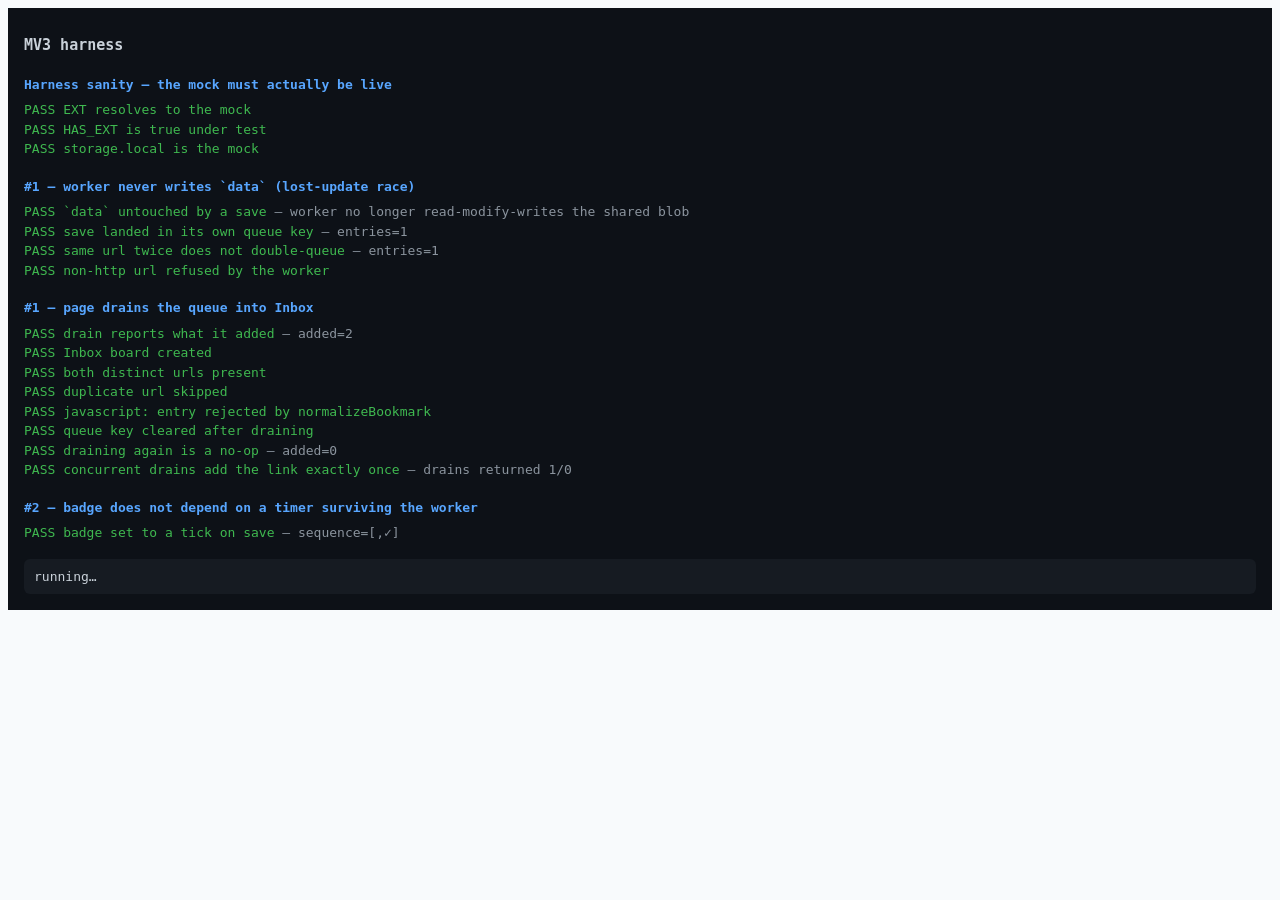
<file: dev/qa-mv3-harness.html>
<!doctype html>
<html lang="en">
  <head>
    <meta charset="utf-8" />
    <title>EshaalTab — MV3 harness</title>
    <style>
      body { font: 13px/1.5 ui-monospace, monospace; padding: 16px; background: #0d1117; color: #c9d1d9; }
      h2 { font-size: 13px; margin: 18px 0 6px; color: #58a6ff; }
      .pass { color: #3fb950; }
      .fail { color: #f85149; font-weight: 700; }
      #out { white-space: pre-wrap; }
      #summary { margin-top: 16px; padding: 8px 10px; border-radius: 6px; background: #161b22; }
</style>
  </head>
  <body>

    <h1 style="font-size: 15px">MV3 harness</h1>
    <div id="out"></div>
    <div id="summary">running…</div>

    <script>
      const results = [];
      const out = document.getElementById("out");
      function group(name) {
        out.insertAdjacentHTML("beforeend", `<h2>${name}</h2>`);
      }
      function check(name, pass, detail) {
        results.push({ name, pass: !!pass, detail: detail || "" });
        out.insertAdjacentHTML(
          "beforeend",
          `<div class="${pass ? "pass" : "fail"}">${pass ? "PASS" : "FAIL"} ${name}` +
            `${detail ? ` <span style="color:#8b949e">— ${detail}</span>` : ""}</div>`,
        );
      }

      function makeMockChrome() {
        const localStore = {};
        const syncStore = {};
        const changedListeners = [];
        const listeners = {};
        const log = { badge: [], syncWrites: 0, syncFails: 0, reloads: 0 };
        let syncFailure = null;

        const clone = (v) => JSON.parse(JSON.stringify(v));
        const pick = (store, keys) => {
          if (keys == null) return clone(store);
          const list = Array.isArray(keys) ? keys : [keys];
          const bag = {};
          list.forEach((k) => {
            if (k in store) bag[k] = clone(store[k]);
          });
          return bag;
        };

        const api = {
          runtime: {
            id: "mock-extension-id",
            lastError: null,
            reload: () => {
              log.reloads++;
              log.reloadOrder = log.badge.length + "|" + ("updatePending" in localStore);
            },
            getURL: (p) => "chrome-extension://mock-extension-id/" + p,
            onUpdateAvailable: { addListener: (fn) => (listeners.onUpdateAvailable = fn) },
            onInstalled: { addListener: (fn) => (listeners.onInstalled = fn) },
            onStartup: { addListener: (fn) => (listeners.onStartup = fn) },
          },
          storage: {
            local: {
              get: async (keys) => pick(localStore, keys),
              set: async (bag) => {
                Object.entries(bag).forEach(([k, v]) => (localStore[k] = clone(v)));
              },
              remove: async (keys) => {
                (Array.isArray(keys) ? keys : [keys]).forEach((k) => delete localStore[k]);
              },
              getBytesInUse: async () => JSON.stringify(localStore).length,
            },
            sync: {
              get: async (keys) => pick(syncStore, keys),
              set: async (bag) => {
                if (syncFailure) {
                  log.syncFails++;
                  throw syncFailure;
                }
                log.syncWrites++;
                Object.entries(bag).forEach(([k, v]) => (syncStore[k] = clone(v)));
              },
            },
            onChanged: {
              addListener: (fn) => changedListeners.push(fn),
            },
          },
          action: {
            setBadgeText: async ({ text }) => log.badge.push(text),
            setBadgeBackgroundColor: async () => {},
          },
          contextMenus: {
            removeAll: async () => {},
            create: () => {},
            onClicked: { addListener: (fn) => (listeners.onClicked = fn) },
          },
          commands: { onCommand: { addListener: (fn) => (listeners.onCommand = fn) } },
          tabs: {
            query: async () => [{ id: 1, url: "https://example.com/a", title: "Example A" }],
            create: async () => {},
            remove: async () => {},
          },
          permissions: { contains: async () => false },
        };

        return {
          api,
          localStore,
          syncStore,
          log,
          listeners,
          setSyncFailure: (e) => (syncFailure = e),
        };
      }

      async function loadSource(path) {
        const res = await fetch(path, { cache: "no-store" });
        if (!res.ok) throw new Error(path + " -> " + res.status);
        return res.text();
      }

      async function bootUnderTest(mock) {
        const [platform, storage, data] = await Promise.all([
          loadSource("../js/core/platform.js"),
          loadSource("../js/core/storage.js"),
          loadSource("../js/core/data.js"),
        ]);

        const GUARD = "if (!IS_EXT_PROTOCOL) return null;";
        if (!platform.includes(GUARD)) {
          throw new Error(
            "platform.js no longer contains the EXT protocol guard this harness patches — " +
              "the mock would silently be inert, so refusing to run.",
          );
        }
        const patched = platform.replace(GUARD, "/* patched by qa-mv3-harness */");

        const body = `
          "use strict";
          const chrome = __mockChrome;
          const ToastSystem = __toast;
          ${patched}
          ${storage}
          ${data}
          // deepClone is private to the StorageManager closure, not a global.
          return { StorageManager, BoardManager, BookmarkManager, EXT, HAS_EXT,
                   setSafeHTML, safeHref, escapeHtml };
        `;
        const toastCalls = [];
        const toast = new Proxy(
          {},
          {
            get: (_, k) => (...args) => {
              toastCalls.push({ level: String(k), args });
              return { dismiss() {} };
            },
          },
        );

        const scope = new Function("__mockChrome", "__toast", body)(mock.api, toast);
        scope.__toastCalls = toastCalls;
        return scope;
      }

      async function bootWorkerUnderTest(mock) {
        const src = await loadSource("../js/extension/background.js");
        const body = `
          const chrome = __mockChrome;
          const self = { crypto: window.crypto };
          ${src}
          return { doSaveUrl, saveUrl, saveActiveTab, flashBadge, clearBadge,
                   INBOX_QUEUE_KEY, UPDATE_PENDING_KEY };
        `;

        return new Function("__mockChrome", body)(mock.api);
      }

      const sleep = (ms) => new Promise((r) => setTimeout(r, ms));

      (async () => {
        try {
          group("Harness sanity — the mock must actually be live");
          const m0 = makeMockChrome();
          const app = await bootUnderTest(m0);
          check("EXT resolves to the mock", app.EXT === m0.api);
          check("HAS_EXT is true under test", app.HAS_EXT === true);
          check(
            "storage.local is the mock",
            app.EXT.storage.local.get === m0.api.storage.local.get,
          );

          group("#1 — worker never writes `data` (lost-update race)");
          const m1 = makeMockChrome();
          const worker1 = await bootWorkerUnderTest(m1);
          m1.localStore.data = { boards: [{ id: "keep", name: "Precious", bookmarks: [] }] };
          const dataBefore = JSON.stringify(m1.localStore.data);

          await worker1.saveUrl("https://saved.example/one", "One");
          check(
            "`data` untouched by a save",
            JSON.stringify(m1.localStore.data) === dataBefore,
            "worker no longer read-modify-writes the shared blob",
          );
          check(
            "save landed in its own queue key",
            Array.isArray(m1.localStore.inboxQueue) && m1.localStore.inboxQueue.length === 1,
            "entries=" + (m1.localStore.inboxQueue || []).length,
          );

          await worker1.saveUrl("https://saved.example/one", "One again");
          check(
            "same url twice does not double-queue",
            m1.localStore.inboxQueue.length === 1,
            "entries=" + m1.localStore.inboxQueue.length,
          );
          await worker1.saveUrl("javascript:alert(1)", "bad");
          check(
            "non-http url refused by the worker",
            m1.localStore.inboxQueue.length === 1 &&
              !m1.localStore.inboxQueue.some((e) => /javascript:/i.test(e.url)),
          );

          group("#1 — page drains the queue into Inbox");
          const m2 = makeMockChrome();
          const app2 = await bootUnderTest(m2);
          m2.localStore.inboxQueue = [
            { id: "q1", title: "Alpha", url: "https://alpha.example/", ts: 1 },
            { id: "q2", title: "Beta", url: "https://beta.example/", ts: 2 },
            { id: "q3", title: "Dupe", url: "https://alpha.example/", ts: 3 },
            { id: "q4", title: "Evil", url: "javascript:alert(1)", ts: 4 },
          ];
          await app2.StorageManager.load();
          const added = await app2.StorageManager.drainInboxQueue();
          const inbox = app2.StorageManager
            .getData()
            .boards.find((b) => b.name === "Inbox");
          check("drain reports what it added", added === 2, "added=" + added);
          check("Inbox board created", !!inbox);
          check(
            "both distinct urls present",
            !!inbox &&
              inbox.bookmarks.some((b) => b.url === "https://alpha.example/") &&
              inbox.bookmarks.some((b) => b.url === "https://beta.example/"),
          );
          check(
            "duplicate url skipped",
            !!inbox && inbox.bookmarks.filter((b) => b.url === "https://alpha.example/").length === 1,
          );
          check(
            "javascript: entry rejected by normalizeBookmark",
            !!inbox && !inbox.bookmarks.some((b) => /javascript:/i.test(b.url)),
          );
          check(
            "queue key cleared after draining",
            !("inboxQueue" in m2.localStore),
          );
          const secondDrain = await app2.StorageManager.drainInboxQueue();
          check("draining again is a no-op", secondDrain === 0, "added=" + secondDrain);

          const m3 = makeMockChrome();
          const tabA = await bootUnderTest(m3);
          m3.localStore.inboxQueue = [
            { id: "r1", title: "Solo", url: "https://solo.example/", ts: 1 },
          ];
          await tabA.StorageManager.load();
          const [dA, dB] = await Promise.all([
            tabA.StorageManager.drainInboxQueue(),
            tabA.StorageManager.drainInboxQueue(),
          ]);
          const soloInbox = tabA.StorageManager
            .getData()
            .boards.find((b) => b.name === "Inbox");
          check(
            "concurrent drains add the link exactly once",
            (soloInbox ? soloInbox.bookmarks.filter((b) => b.url === "https://solo.example/").length : -1) === 1,
            "drains returned " + dA + "/" + dB,
          );

          group("#2 — badge does not depend on a timer surviving the worker");
          const m4 = makeMockChrome();
          const worker4 = await bootWorkerUnderTest(m4);
          await worker4.saveUrl("https://badge.example/one", "One");
          const afterFirst = m4.log.badge.slice();
          check(
            "badge set to a tick on save",
            afterFirst[afterFirst.length - 1] === "✓",
            "sequence=[" + afterFirst.join(",") + "]",
          );
          await sleep(1800);
          check(
            "no self-clearing timer is relied on",
            m4.log.badge[m4.log.badge.length - 1] === "✓",
            "still [" + m4.log.badge.join(",") + "] after 1.8s",
          );
          await worker4.saveUrl("https://badge.example/two", "Two");
          const idxCleared = m4.log.badge.indexOf("", afterFirst.length - 1);
          check(
            "next action clears the stale badge first",
            idxCleared !== -1 &&
              m4.log.badge[m4.log.badge.length - 1] === "✓",
            "sequence=[" + m4.log.badge.map((t) => t || "''").join(",") + "]",
          );

          group("#9 — update handshake flushes before reloading");
          const m5 = makeMockChrome();
          await bootWorkerUnderTest(m5);
          check(
            "worker registered an onUpdateAvailable listener",
            typeof m5.listeners.onUpdateAvailable === "function",
          );
          let pendingSeenBeforeReload = null;
          const realReload = m5.api.runtime.reload;
          m5.api.runtime.reload = () => {
            pendingSeenBeforeReload = "updatePending" in m5.localStore;
            realReload();
          };
          await m5.listeners.onUpdateAvailable();
          check(
            "updatePending was written",
            typeof m5.localStore.updatePending === "number",
          );
          check(
            "it was written BEFORE reload, not after",
            pendingSeenBeforeReload === true,
          );
          check("the reload still happens", m5.log.reloads === 1, "reloads=" + m5.log.reloads);

          const m6 = makeMockChrome();
          const app6 = await bootUnderTest(m6);
          check(
            "page exports the key it listens for",
            app6.StorageManager.UPDATE_PENDING_KEY === "updatePending",
          );
          check(
            "page exports flushSync for the teardown path",
            typeof app6.StorageManager.flushSync === "function",
          );

          group("#3 — a failed sync write is retried, not cached as success");
          const m7 = makeMockChrome();
          const app7 = await bootUnderTest(m7);
          await app7.StorageManager.load();

          m7.setSyncFailure(new Error("QUOTA_BYTES_PER_ITEM quota exceeded"));
          app7.StorageManager.getSettings().accentColor = "#111111";
          app7.StorageManager.saveSettings();
          await sleep(200);
          app7.StorageManager.flushSync();
          await sleep(50);
          check(
            "quota: attempt made and failed",
            m7.log.syncFails === 1 && m7.log.syncWrites === 0,
            "fails=" + m7.log.syncFails + " writes=" + m7.log.syncWrites,
          );
          check(
            "quota: surfaced to the user once",
            app7.__toastCalls.filter((c) => /warning/i.test(c.level)).length === 1,
            JSON.stringify(app7.__toastCalls.map((c) => c.level)),
          );

          m7.setSyncFailure(null);
          app7.StorageManager.getSettings().accentColor = "#222222";
          app7.StorageManager.saveSettings();
          await sleep(200);
          app7.StorageManager.flushSync();
          await sleep(50);
          check(
            "recovery: a later change is not swallowed by the stale cache",
            m7.log.syncWrites === 1,
            "writes=" + m7.log.syncWrites + " (0 here is the rollback bug)",
          );
          check(
            "recovery: the write actually stored",
            !!m7.syncStore.settings && m7.syncStore.settings.accentColor === "#222222",
          );

          const mT = makeMockChrome();
          const appT = await bootUnderTest(mT);
          await appT.StorageManager.load();
          const realSetTimeoutT = window.setTimeout;
          const armed = [];
          window.setTimeout = (fn, ms) => {
            if (ms >= 30000) {
              armed.push(ms);

              return realSetTimeoutT(fn, 150);
            }
            return realSetTimeoutT(fn, ms);
          };
          try {
            mT.setSyncFailure(new Error("MAX_WRITE_OPERATIONS_PER_MINUTE exceeded"));
            appT.StorageManager.getSettings().accentColor = "#333333";
            appT.StorageManager.saveSettings();
            await sleep(200);
            appT.StorageManager.flushSync();
            await sleep(50);
            check(
              "transient: first attempt failed",
              mT.log.syncFails === 1,
              "fails=" + mT.log.syncFails,
            );
            check(
              "transient: a retry was armed with backoff",
              armed.length >= 1,
              "delays=" + armed.join(",") + "ms",
            );

            mT.setSyncFailure(null);
            await sleep(300);
            check(
              "transient: recovers with no further user edit",
              mT.log.syncWrites === 1,
              "writes=" + mT.log.syncWrites + " fails=" + mT.log.syncFails,
            );
            check(
              "transient: stops after the attempt ceiling",
              armed.length <= 3,
              "armed=" + armed.length + " (ceiling is 3)",
            );
          } finally {
            window.setTimeout = realSetTimeoutT;
          }

          group("#4 — sync is throttled, not debounced, and flushes on teardown");
          const m8 = makeMockChrome();
          const app8 = await bootUnderTest(m8);
          await app8.StorageManager.load();

          const realNow = Date.now;
          let fakeNow = realNow();
          Date.now = () => fakeNow;
          try {
            for (let i = 0; i < 12; i++) {
              app8.StorageManager.getSettings().accentColor =
                "#" + String(100000 + i);
              app8.StorageManager.saveSettings();

              app8.StorageManager.flush();
              fakeNow += 4000;
              await sleep(0);
            }
            await sleep(60);
            check(
              "continuous activity no longer starves the write",
              m8.log.syncWrites >= 1,
              "writes=" + m8.log.syncWrites + " (0 here would be the old debounce)",
            );
          } finally {
            Date.now = realNow;
          }

          const m9 = makeMockChrome();
          const app9 = await bootUnderTest(m9);
          await app9.StorageManager.load();
          app9.StorageManager.getSettings().accentColor = "#abcdef";
          app9.StorageManager.saveSettings();
          await sleep(150);
          check(
            "nothing synced yet inside the window",
            m9.log.syncWrites === 0,
            "writes=" + m9.log.syncWrites,
          );
          app9.StorageManager.flushSync();
          await sleep(80);
          check(
            "flushSync forces the pending write out (tab close)",
            m9.log.syncWrites === 1,
            "writes=" + m9.log.syncWrites,
          );
          app9.StorageManager.flushSync();
          await sleep(50);
          check(
            "flushSync with nothing pending writes nothing",
            m9.log.syncWrites === 1,
            "writes=" + m9.log.syncWrites,
          );
        } catch (err) {
          check("harness ran to completion", false, String(err && err.message));
          console.error(err);
        }

        const failed = results.filter((r) => !r.pass);
        document.getElementById("summary").innerHTML =
          `<b>${results.length - failed.length}/${results.length} passed</b>` +
          (failed.length
            ? `<div class="fail">FAILED: ${failed.map((f) => f.name).join(" · ")}</div>`
            : `<div class="pass">all green</div>`);
        window.__QA = { results, failed: failed.length };
      })();
</script>
  </body>
</html>
</file>
<file: css/tokens.css>
@font-face {
  font-family: "Inter";
  src: url("../fonts/inter-latin.woff2") format("woff2");
  font-style: normal;
  font-weight: 400 700;
  font-display: swap;
}
@font-face {
  font-family: "Bricolage Grotesque";
  src: url("../fonts/bricolage-grotesque-latin.woff2") format("woff2");
  font-style: normal;
  font-weight: 300 700;
  font-display: swap;
}
@font-face {
  font-family: "JetBrains Mono";
  src: url("../fonts/jetbrains-mono-latin.woff2") format("woff2");
  font-style: normal;
  font-weight: 400 700;
  font-display: swap;
}
@font-face {
  font-family: "Nunito";
  src: url("../fonts/nunito-latin.woff2") format("woff2");
  font-style: normal;
  font-weight: 400 800;
  font-display: swap;
}

@font-face {
  font-family: "Bebas Neue";
  src: url("../fonts/bebas-neue-latin.woff2") format("woff2");
  font-style: normal;
  font-weight: 400;
  font-display: swap;
}

@font-face {
  font-family: "Young Serif";
  src: url("../fonts/young-serif-latin.woff2") format("woff2");
  font-style: normal;
  font-weight: 400;
  font-display: swap;
}
@font-face {
  font-family: "Lora";
  src: url("../fonts/lora-latin.woff2") format("woff2");
  font-style: normal;
  font-weight: 400 700;
  font-display: swap;
}
@font-face {
  font-family: "Roboto Slab";
  src: url("../fonts/roboto-slab-latin.woff2") format("woff2");
  font-style: normal;
  font-weight: 400 700;
  font-display: swap;
}

@font-face {
  font-family: "Caveat";
  font-style: normal;
  font-weight: 700;
  font-display: swap;
  src: url("../fonts/caveat-700-latin.woff2") format("woff2");
  unicode-range:
    U+0000-00FF, U+0131, U+0152-0153, U+02BB-02BC, U+02C6, U+02DA, U+02DC,
    U+0304, U+0308, U+0329, U+2000-206F, U+20AC, U+2122, U+2191, U+2193, U+2212,
    U+2215, U+FEFF, U+FFFD;
}
@font-face {
  font-family: "Caveat";
  font-style: normal;
  font-weight: 700;
  font-display: swap;
  src: url("../fonts/caveat-700-latin-ext.woff2") format("woff2");
  unicode-range:
    U+0100-02BA, U+02BD-02C5, U+02C7-02CC, U+02CE-02D7, U+02DD-02FF, U+0304,
    U+0308, U+0329, U+1D00-1DBF, U+1E00-1E9F, U+1EF2-1EFF, U+2020, U+20A0-20AB,
    U+20AD-20C0, U+2113, U+2C60-2C7F, U+A720-A7FF;
}
@font-face {
  font-family: "Orbitron";
  font-style: normal;
  font-weight: 700;
  font-display: swap;
  src: url("../fonts/orbitron-700.woff2") format("woff2");
}
@font-face {
  font-family: "Orbitron";
  font-style: normal;
  font-weight: 800;
  font-display: swap;
  src: url("../fonts/orbitron-800.woff2") format("woff2");
}

* {
  margin: 0;
  padding: 0;
  box-sizing: border-box;
}

body {
  color: var(--text);
  font-family: var(
    --font-app,
    "Inter",
    -apple-system,
    BlinkMacSystemFont,
    "Segoe UI",
    Roboto,
    "Helvetica Neue",
    Arial,
    sans-serif
  );
  min-height: 100vh;
  background: var(--page-bg);
  overflow: hidden;
}

body.font-handwriting {
  --font-app: "Caveat", ui-rounded, cursive, sans-serif;
  --fs-xs: calc(13px * var(--ui-scale));
  --fs-sm: calc(15px * var(--ui-scale));
  --fs-base: calc(17px * var(--ui-scale));
  letter-spacing: 0.015em;
  font-weight: 500;
  font-style: normal;
  -webkit-font-smoothing: antialiased;
}

body.font-handwriting .st-label,
body.font-handwriting .field-label,
body.font-handwriting label,
body.font-handwriting button,
body.font-handwriting input,
body.font-handwriting textarea,
body.font-handwriting .et-search-input,
body.font-handwriting .sr-title,
body.font-handwriting .sr-sub {
  font-weight: 600;
  letter-spacing: 0.02em;
  font-style: normal;
}

:focus {
  outline: none;
}

:focus-visible {
  outline: 2px solid var(--accent-color);
  outline-offset: 2px;
}

:is(input:not([type="checkbox"], [type="radio"], [type="range"], [type="color"], [type="button"], [type="submit"]), textarea, select, [contenteditable="true"]):focus-visible {
  outline: none;
  border-color: var(--accent-color);
}

input::placeholder,
textarea::placeholder {
  color: var(--text-dim) !important;
  font-weight: 400 !important;
  opacity: 1 !important;
  text-shadow: none !important;
}

.et-sr-only {
  position: absolute;
  width: 1px;
  height: 1px;
  margin: -1px;
  padding: 0;
  overflow: hidden;
  clip-path: inset(50%);
  white-space: nowrap;
  border: 0;
}

::-webkit-scrollbar {
  width: 6px;
  height: 6px;
}
::-webkit-scrollbar-track {
  background: transparent;
}
::-webkit-scrollbar-thumb {
  background: rgba(150, 150, 150, 0.3);
  border-radius: var(--r-sm);
}
::-webkit-scrollbar-thumb:hover {
  background: rgba(150, 150, 150, 0.5);
}

:root {
  --shadow-tint: color-mix(in srgb, var(--accent-color, #6366f1) 22%, #020617);
  --shadow-contact: color-mix(in srgb, var(--shadow-tint) 14%, transparent);
  --shadow-ambient: color-mix(in srgb, var(--shadow-tint) 22%, transparent);

  --e1:
    0 1px 2px var(--shadow-contact),
    0 4px 10px -1px var(--shadow-ambient);
  --e2:
    0 2px 4px var(--shadow-contact),
    0 8px 18px -2px var(--shadow-ambient);
  --e3:
    0 3px 6px var(--shadow-contact),
    0 12px 28px -3px var(--shadow-ambient);
  --e4:
    0 4px 8px var(--shadow-contact),
    0 20px 42px -4px var(--shadow-ambient);
  --hair: 1px solid var(--border-soft);

  --wp-shadow-opacity: 0.6;
  --wp-shadow-blur: 20px;
  --wp-shadow-rgb: 0, 0, 0;

  --accent-color: #ffffff;
  --accent-2: #ffffff;
  --accent-contrast: #14151a;
  --accent-2-contrast: #14151a;
  --accent-gradient: linear-gradient(135deg, var(--accent-color), var(--accent-2, var(--accent-color)));
  --accent-gradient-h: linear-gradient(90deg, var(--accent-color), var(--accent-2, var(--accent-color)));

  --accent-fill: var(--accent-color);

  --board-rgb: 255, 255, 255;
  --board-opacity: 0.08;
  --board-border: transparent;
  --board-text: rgba(255, 255, 255, 0.9);
  --board-text-secondary: rgba(255, 255, 255, 0.65);
  --board-text-dim: rgba(255, 255, 255, 0.3);
  --board-text-hover: #fff;
  --board-hover-bg: rgba(255, 255, 255, 0.06);

  --surface: rgba(255, 255, 255, 0.06);
  --surface-card: rgba(var(--board-rgb), var(--board-opacity, 0.08));
  --surface-2: rgba(255, 255, 255, 0.09);
  --surface-3: rgba(255, 255, 255, 0.14);

  --topbar-opacity: var(--board-opacity, 0.08);
  --notes-opacity: var(--board-opacity, 0.08);

  --search-opacity: var(--topbar-opacity);
  --surface-notes: rgba(var(--board-rgb), var(--notes-opacity));
  --surface-search: rgba(var(--board-rgb), var(--search-opacity));

  --text: rgba(255, 255, 255, 0.95);
  --text-dim: rgba(255, 255, 255, 0.86);
  --text-faint: rgba(255, 255, 255, 0.35);
  --border-soft: rgba(255, 255, 255, 0.12);
  --border-strong: rgba(255, 255, 255, 0.22);
  --track: rgba(255, 255, 255, 0.18);


  --surface-base: #090a0f;

  --search-surface: color-mix(
    in srgb,
    var(--accent-color) 16%,
    color-mix(in srgb, #ffffff 12%, var(--page-bg, #11131a))
  );
  --search-shadow: 0 1px 1px rgba(0, 0, 0, 0.22);
  --search-shadow-raised: 0 1px 3px rgba(0, 0, 0, 0.3);

  --surface-panel: rgba(255, 255, 255, 0.05);
  --surface-panel-2: rgba(255, 255, 255, 0.08);
  --border-tactile: 1px solid var(--border-soft);

  --panel-rgb: 17, 19, 24;
  --panel-opacity: 1;
  --panel: rgba(var(--panel-rgb), var(--panel-opacity));
  --panel-solid: rgb(var(--panel-rgb));
  --panel-border: rgba(255, 255, 255, 0.1);
  --panel-hover: rgba(255, 255, 255, 0.06);

  --menu-bg: var(--panel-solid);
  --menu-border: var(--panel-border);
  --menu-radius: var(--r-md);
  --menu-hover: var(--panel-hover);

  --knob: #ffffff;

  --font-display: "Bricolage Grotesque", var(--font-app, Inter), system-ui, sans-serif;
  --font-mono: "JetBrains Mono", ui-monospace, Consolas, monospace;
  --menu-active-bg: color-mix(in srgb, var(--accent-color) 18%, transparent);
  --menu-active-ink: var(--accent-ink, var(--accent-color));

  --scrim: rgba(0, 0, 0, 0.65);

  --page-bg: #090a0f;


  --danger: #dc2626;
  --danger-text: #fca5a5;
  --danger-fill: rgba(239, 68, 68, 0.12);
  --danger-border: rgba(239, 68, 68, 0.25);

  --ui-scale: 1;

  --fs-xs: calc(12px * var(--ui-scale));
  --fs-sm: calc(14px * var(--ui-scale));
  --fs-base: calc(16px * var(--ui-scale));
  --fs-lg: calc(20px * var(--ui-scale));
  --fs-xl: calc(28px * var(--ui-scale));

  --clock-size: clamp(52px, min(11vw, 17vh), calc(190px * var(--ui-scale)));
  --page-gutter: clamp(12px, 3vw, 32px);
  --content-wide: min(calc(1600px * var(--ui-scale)), calc(100vw - var(--page-gutter) * 2));
  --optical-rise: clamp(var(--sp-6), 7vh, calc(86px * var(--ui-scale)));
  --content-max: calc(680px * var(--ui-scale));

  --fw-medium: 500;
  --fw-semi: 600;

  --r-xs: 6px;
  --r-sm: 8px;
  --r-md: 14px;
  --r-lg: 20px;
  --r-pill: 999px;

  --sp-1: 4px;
  --sp-2: 8px;
  --sp-3: 12px;
  --sp-4: 16px;
  --sp-5: 20px;
  --sp-6: 24px;
  --sp-8: 32px;
  --sp-12: 48px;

  --lh-tight: 1.2;
  --lh-body: 1.6;
  --lh-ui: 1.1;

  --dur-1: 120ms;
  --dur-2: 160ms;
  --dur-3: 220ms;
  --dur-4: 280ms;
  --ease-out: cubic-bezier(0.16, 1, 0.3, 1);
  --texture-paper: url("data:image/svg+xml,%3Csvg viewBox='0 0 200 200' xmlns='http://www.w3.org/2000/svg'%3E%3Cfilter id='noiseFilter'%3E%3CfeTurbulence type='fractalNoise' baseFrequency='0.8' numOctaves='3' stitchTiles='stitch'/%3E%3C/filter%3E%3Crect width='100%25' height='100%25' filter='url(%23noiseFilter)' opacity='0.035'/%3E%3C/svg%3E");

  --success: #22c55e;
  --warning: #f59e0b;
  --warning-text: #fbbf24;

  --z-raised: 10;
  --z-sticky: 100;
  --z-topbar: 200;
  --z-dropdown: 300;
  --z-popover: 400;
  --z-sheet: 500;
  --z-overlay: 600;
  --z-modal: 700;
  --z-toast: 800;
  --z-tooltip: 900;

}

@media (min-width: 1800px) {
  :root {
    --ui-scale: 1.12;
  }
}
@media (min-width: 2200px) {
  :root {
    --ui-scale: 1.3;
  }
}
@media (min-width: 2800px) {
  :root {
    --ui-scale: 1.55;
  }
}
@media (min-width: 3400px) {
  :root {
    --ui-scale: 1.8;
  }
}

button,
input,
select,
textarea {
  font-family: inherit;
  font-size: inherit;
}

body.theme-light {
  --shadow-tint: color-mix(in srgb, var(--accent-color, #6366f1) 25%, #0f172a);
  --shadow-contact: color-mix(in srgb, var(--shadow-tint) 7%, transparent);
  --shadow-ambient: color-mix(in srgb, var(--shadow-tint) 14%, transparent);

  --e1:
    0 1px 2px var(--shadow-contact),
    0 4px 10px -1px var(--shadow-ambient);
  --e2:
    0 2px 4px var(--shadow-contact),
    0 8px 18px -2px var(--shadow-ambient);
  --e3:
    0 3px 6px var(--shadow-contact),
    0 12px 28px -3px var(--shadow-ambient);
  --e4:
    0 4px 8px var(--shadow-contact),
    0 20px 42px -4px var(--shadow-ambient);
  --hair: 1px solid var(--border-soft);

  --board-border: transparent;
  --board-text: rgba(0, 0, 0, 0.9);
  --board-text-secondary: rgba(0, 0, 0, 0.65);
  --board-text-dim: rgba(0, 0, 0, 0.35);
  --board-text-hover: #000;
  --board-hover-bg: rgba(0, 0, 0, 0.06);

  --surface: rgba(0, 0, 0, 0.05);
  --surface-2: rgba(0, 0, 0, 0.08);
  --surface-3: rgba(0, 0, 0, 0.13);
  --surface-notes: rgba(var(--board-rgb), var(--notes-opacity));
  --surface-search: rgba(var(--board-rgb), var(--search-opacity));
  --surface-base: #f4f6f8;
  --surface-card: rgba(var(--board-rgb), var(--board-opacity, 0.08));

  --search-surface: color-mix(in srgb, var(--accent-color) 16%, #ffffff);
  --search-shadow: 0 1px 1px rgba(16, 24, 40, 0.04);
  --search-shadow-raised: 0 1px 3px rgba(16, 24, 40, 0.07);

  --surface-panel: rgba(0, 0, 0, 0.05);
  --surface-panel-2: rgba(0, 0, 0, 0.08);
  --border-tactile: 1px solid var(--border-soft);
  --text: rgba(0, 0, 0, 0.88);
  --text-dim: rgba(0, 0, 0, 0.62);
  --text-faint: rgba(0, 0, 0, 0.35);
  --border-soft: rgba(0, 0, 0, 0.12);
  --border-strong: rgba(0, 0, 0, 0.2);
  --track: rgba(0, 0, 0, 0.2);

  --panel-rgb: 255, 255, 255;
  --panel-opacity: 1;
  --panel: rgba(var(--panel-rgb), var(--panel-opacity));
  --panel-solid: rgb(var(--panel-rgb));
  --panel-border: rgba(0, 0, 0, 0.12);
  --panel-hover: rgba(0, 0, 0, 0.04);

  --menu-bg: var(--panel-solid);
  --menu-border: var(--panel-border);
  --menu-hover: var(--panel-hover);
  --knob: #ffffff;

  --scrim: rgba(0, 0, 0, 0.35);

  --danger: #dc2626;
  --danger-text: #b91c1c;
  --danger-fill: rgba(239, 68, 68, 0.08);
  --danger-border: rgba(239, 68, 68, 0.2);
  color: var(--text);
}
body.has-custom-cursor,
body.has-custom-cursor .app,
body.has-custom-cursor .view {
  cursor: var(--app-cursor, default);
}
</file>
<file: css/layout.css>
#video-bg,
#photo-bg {
  position: fixed;
  inset: 0;
  width: 100vw;
  height: 100vh;
  min-width: 100%;
  min-height: 100%;
  object-fit: cover;
  object-position: center;
  z-index: 0;
  opacity: 0;
  transition: opacity var(--dur-4) var(--ease-out);
  transform: translateZ(0) scale(calc(var(--wp-zoom, 1) * var(--wp-layer-scale, 1)));
  transform-origin: var(--wp-origin, 50% 50%);
}

#photo-bg {
  background-size: cover;
  background-position: center;
  background-repeat: no-repeat;
}

body.wp-blur-on #photo-bg,
body.wp-blur-on #video-bg {
  --wp-layer-scale: var(--wp-blur-scale, 1);
  filter: blur(var(--wp-blur-amount, 0px));
  transition:
    filter var(--dur-3) var(--ease-out),
    opacity var(--dur-4) var(--ease-out);
}

#photo-bg::after {
  content: "";
  position: absolute;
  inset: 0;
  background: inherit;
  filter: blur(var(--wp-page-extra, 8px));
  transform: scale(var(--wp-page-rel, 1.04));
  transform-origin: inherit;
  opacity: 0;
  transition: opacity var(--dur-2) var(--ease-out);
  will-change: opacity;
  pointer-events: none;
}

body:is(.view-boards, .view-notes) #photo-bg::after {
  opacity: 1;
}

body.wp-baked #photo-bg::after {
  background-image: var(--wp-page-img);
  filter: none;
  transform: none;
}

body:is(.view-boards, .view-notes) #video-bg.active {
  --wp-layer-scale: var(--wp-page-scale, 1.04);
  filter: blur(var(--wp-page-blur, 8px));
}

html.is-lite {
  --dur-1: 80ms;
  --dur-2: 100ms;
  --dur-3: 130ms;
  --dur-4: 160ms;
}

html.is-lite #photo-bg::after {
  transition: none;
}

@media (prefers-reduced-motion: reduce) {
  body.wp-blur-on #photo-bg,
  body.wp-blur-on #video-bg {
    transition: none;
  }
}

#video-bg.active,
#photo-bg.active {
  opacity: 1;
}

#wallpaper-overlay {
  position: fixed;
  inset: 0;
  z-index: 0;
  pointer-events: none;
  background: #000;
  opacity: 0;
  transition: opacity var(--dur-2) var(--ease-out);
}

body.wallpaper-mode.wp-overlay-on #wallpaper-overlay {
  opacity: var(--wp-overlay-opacity, 0.35);
}

#wallpaper-vignette {
  position: fixed;
  inset: 0;
  z-index: 0;
  pointer-events: none;
  opacity: 0;
  transition: opacity var(--dur-3) var(--ease-out);
  background: radial-gradient(
    ellipse 78% 78% at 50% 45%,
    transparent 38%,
    rgba(0, 0, 0, 0.55) 100%
  );
}

body.wallpaper-mode.wp-vignette-on #wallpaper-vignette {
  opacity: var(--wp-vignette-opacity, 0.45);
}

body:not(.wallpaper-mode)::before {
  content: "";
  position: fixed;
  inset: 0;
  z-index: 0;
  pointer-events: none;
  background-image: var(--texture-paper);
  opacity: 0.16;
}

body.solid-mode.ambient-on::after {
  content: "";
  position: fixed;
  inset: 0;
  z-index: 0;
  pointer-events: none;
  background:
    radial-gradient(
      70% 55% at 12% 8%,
      color-mix(in srgb, var(--accent-color) 20%, transparent),
      transparent 72%
    ),
    radial-gradient(
      60% 50% at 88% 18%,
      color-mix(in srgb, var(--accent-color) 12%, transparent),
      transparent 70%
    ),
    radial-gradient(
      65% 55% at 72% 95%,
      color-mix(in srgb, var(--accent-color) 16%, transparent),
      transparent 72%
    ),
    radial-gradient(
      120% 90% at 50% 50%,
      transparent 55%,
      rgba(0, 0, 0, 0.2) 100%
    );
}

body.theme-light.solid-mode.ambient-on::after {
  background:
    radial-gradient(
      72% 58% at 10% 6%,
      color-mix(in srgb, var(--accent-color) 64%, transparent),
      transparent 70%
    ),
    radial-gradient(
      62% 52% at 90% 16%,
      color-mix(in srgb, var(--accent-color) 40%, transparent),
      transparent 68%
    ),
    radial-gradient(
      70% 58% at 74% 96%,
      color-mix(in srgb, var(--accent-color) 52%, transparent),
      transparent 70%
    ),
    radial-gradient(
      120% 90% at 50% 50%,
      transparent 58%,
      color-mix(in srgb, var(--accent-ink, #000) 10%, transparent) 100%
    );
}

.app {
  position: relative;
  z-index: 1;
  height: 100vh;
  height: 100dvh;
  display: flex;
  flex-direction: column;
  padding-block: var(--sp-4);
  visibility: hidden;
}

body.loaded .app {
  visibility: visible;
}

#etMain {
  display: flex;
  flex-direction: column;
  flex: 1;
  min-height: 0;
}

.et-topbar {
  display: grid;
  grid-template-columns: 1fr auto 1fr;
  align-items: center;
  flex-shrink: 0;
  position: relative;
  z-index: var(--z-topbar);
  isolation: isolate;
  padding-inline: var(--page-gutter);
  width: min(100%, calc(var(--content-wide) + var(--page-gutter) * 2));
  margin-inline: auto;
  min-height: calc(46px * var(--ui-scale));
}

.et-top-left,
.et-top-right {
  display: flex;
  align-items: center;
  gap: calc(4px * var(--ui-scale));
}

.et-top-left {
  grid-column: 1;
  justify-self: start;
}

.et-main-tabs {
  grid-column: 2;
  display: flex;
  align-items: center;
  justify-self: center;
  gap: var(--sp-1);
  padding: 0;
  background: none;
  border: none;
  box-shadow: none;
}

.et-top-right {
  grid-column: 3;
  justify-self: end;
}

.et-top-left:empty,
.et-top-right:empty {
  display: none;
}

.et-topbar-btn {
  width: calc(44px * var(--ui-scale));
  height: calc(44px * var(--ui-scale));
  border-radius: var(--r-md);
  display: flex;
  align-items: center;
  justify-content: center;
  background: none;
  color: inherit;

  border: none;
  cursor: pointer;
  box-shadow: none;
  padding: 0;
  position: relative;
}

.et-topbar-btn:hover {
  opacity: 1;
  background: color-mix(in srgb, var(--accent-ink, currentColor) 22%, transparent);
}

.et-topbar-btn:focus-visible {
  background: color-mix(in srgb, var(--accent-ink, currentColor) 18%, transparent);
}

body.theme-light .et-topbar-btn {
  border: none;
  box-shadow: none;
}

.et-topbar-btn svg {
  width: calc(27px * var(--ui-scale));
  height: calc(27px * var(--ui-scale));
  stroke-width: 2px;
  stroke-linecap: round;
  stroke-linejoin: round;
  transition: transform var(--dur-2) var(--ease-out);
}

.et-topbar-btn:hover svg {
  transform: scale(1.06);
}

.et-topbar-btn:active svg {
  transform: scale(0.9);
}

.et-main-tab {
  min-height: calc(44px * var(--ui-scale));
  padding: 6px calc(13px * var(--ui-scale));
  border: none;
  background: transparent;
  cursor: pointer;
  border-radius: var(--r-sm);

  font-size: calc(16px * var(--ui-scale));
  font-weight: 500;
  font-family: inherit;
  color: var(--text, #ffffff);

  display: inline-flex;
  align-items: center;
  justify-content: center;
  position: relative;
  white-space: nowrap;
}

.et-main-tab:hover {
  color: var(--accent-ink, var(--accent-color));
  background: none;
}

.et-main-tab:not(.active) {
  opacity: 0.88;
}

body.solid-mode .et-main-tab:not(.active) {
  opacity: 1;
}

.et-main-tab:not(.active):hover,
.et-main-tab:not(.active):focus-visible {
  opacity: 1;
}

.et-main-tab::after {
  content: "";
  position: absolute;
  left: 50%;
  bottom: calc(4px * var(--ui-scale));
  width: calc(7px * var(--ui-scale));
  height: calc(7px * var(--ui-scale));
  margin-left: calc(-3.5px * var(--ui-scale));
  border-radius: 50%;

  background: var(--accent-ink, var(--text));
  opacity: 0;
  transform: scale(0.4);
}

.et-main-tab.active {
  background: none;
  color: var(--text, #ffffff);
  font-weight: 650;
  opacity: 1;
  box-shadow: none;
}

.et-main-tab.active::after {
  opacity: 1;
  transform: scale(1);
}

.et-main-tab::after {
  transition:
    opacity var(--dur-3) var(--ease-out),
    transform var(--dur-3) var(--ease-out);
}

body.wallpaper-mode .et-main-tab::after {
  background: var(--accent-on-wp, var(--wp-ink, #fff));

  box-shadow: 0 0 0 1px
    rgba(var(--wp-halo, 0, 0, 0), calc(var(--wp-shadow-opacity, 0.6) * 0.5));
}

.et-main-tab.active:hover {
  color: var(--text) !important;
  transform: none;
}

body.wallpaper-mode .et-main-tab.active:hover {
  color: var(--wp-ink, #fff) !important;
}

body.wallpaper-mode .et-main-tab:hover {
  color: var(--wp-ink, #fff) !important;
  background: rgba(var(--wp-ink-rgb, 255, 255, 255), 0.12);
}

body.theme-light .et-main-tab:not(.active) {
  color: var(--text-dim, #475569);
}

body.theme-light .et-main-tab:not(.active):hover {
  color: var(--text, #0f172a) !important;
  background: none !important;
}

.et-view {
  flex: 1;
  min-height: 0;
  display: none;
}

.et-view.active {
  display: flex;
}

.et-view-boards.active {
  flex-direction: column;
}

.et-view-home {
  position: relative;
}

.et-welcome {
  position: fixed;
  inset: 0;
  z-index: var(--z-overlay);
  display: flex;
  align-items: center;
  justify-content: center;
  padding: var(--sp-6);

  background: rgba(8, 10, 14, 0.82);
  backdrop-filter: blur(24px) saturate(115%);
  -webkit-backdrop-filter: blur(24px) saturate(115%);
  animation: et-welcome-in var(--dur-3) var(--ease-out) both;
}

.et-welcome[hidden] {
  display: none;
}

@keyframes et-welcome-in {
  from {
    opacity: 0;
  }
}

.et-welcome-inner {
  display: flex;
  flex-direction: column;
  align-items: center;
  text-align: center;
  width: min(560px, 100%);
  gap: var(--sp-3);
}

.et-welcome-mark {
  border-radius: 50%;
  margin-bottom: var(--sp-6);
  box-shadow: 0 6px 24px -8px rgba(0, 0, 0, 0.5);
}

.et-welcome-title {
  font-family: var(--font-display);
  margin: 0;
  font-size: clamp(28px, 4vw, 46px);
  font-weight: 600;
  letter-spacing: -0.02em;
  line-height: 1.15;
  color: #fff;
  text-wrap: balance;
  text-shadow: 0 2px 18px rgba(0, 0, 0, 0.35);
}

.et-welcome-input {
  width: min(420px, 100%);
  margin-top: var(--sp-4);
  padding: var(--sp-2) var(--sp-2) var(--sp-3);
  border: none;
  border-bottom: 2px solid rgba(255, 255, 255, 0.85);
  border-radius: 0;
  background: none;
  color: #fff;
  font-family: inherit;
  font-size: clamp(24px, 3vw, 36px);
  font-weight: 500;
  text-align: center;
  caret-color: #fff;
  transition: border-color var(--dur-2) var(--ease-out);
}

.et-welcome-input::placeholder {
  color: rgba(255, 255, 255, 0.45);
}

.et-welcome-input:focus {
  border-bottom-color: #fff;
}

.et-welcome-hint {
  margin: 0;
  font-size: var(--fs-sm);
  font-weight: 500;
  color: rgba(255, 255, 255, 0.82);
  text-shadow: 0 1px 10px rgba(0, 0, 0, 0.35);
}

.et-welcome-btn {
  display: inline-flex;
  align-items: center;
  gap: 6px;
  margin-top: var(--sp-5);
  padding: 11px 22px;
  border: none;
  border-radius: var(--r-pill);
  background: #fff;
  color: #111;
  font-family: inherit;
  font-size: var(--fs-sm);
  font-weight: 600;
  cursor: pointer;
  transition:
    transform var(--dur-1) var(--ease-out),
    opacity var(--dur-1) var(--ease-out);
}

.et-welcome-btn:disabled {
  opacity: 0.45;
  cursor: default;
  transform: none;
}

.et-welcome-btn:focus-visible,
.et-welcome-input:focus-visible {
  outline: 2px solid #fff;
  outline-offset: 3px;
}

@media (prefers-reduced-motion: reduce) {
  .et-welcome,
  .et-welcome-btn:hover {
    animation: none;
    transform: none;
  }
}

.et-view-home.active {
  flex-direction: column;
  align-items: center;

  overflow-y: auto;
  overflow-x: hidden;
  scrollbar-width: none;
  -ms-overflow-style: none;

  justify-content: center;
  padding: var(--sp-6) var(--page-gutter) calc(var(--sp-6) + var(--optical-rise));
}

.et-view-home.active::-webkit-scrollbar {
  display: none;
}

.et-view-notes.active {
  justify-content: center;
  padding: var(--sp-4) var(--page-gutter) var(--sp-6);
}

.et-home-center {
  width: 100%;
  max-width: min(calc(100vw - var(--page-gutter) * 2), var(--content-max));
  display: flex;
  flex-direction: column;
  align-items: center;
  justify-content: center;
  gap: var(--sp-6);
  margin: 0 auto;
  position: relative;
}

body.wallpaper-mode.view-home .app::before {
  content: "";
  position: fixed;
  left: 50%;
  top: 50%;
  width: min(1500px, 150vw);
  height: min(900px, 150vh);
  transform: translate(-50%, -50%);
  border-radius: 50%;
  background: radial-gradient(
    closest-side,
    rgba(var(--wp-halo-mid, 0, 0, 0), 0.09),
    rgba(var(--wp-halo-mid, 0, 0, 0), 0.06) 34%,
    rgba(var(--wp-halo-mid, 0, 0, 0), 0.025) 62%,
    transparent 88%
  );
  pointer-events: none;
  z-index: -1;
}

body.performance-mode .app::before {
  display: none;
}

.et-home-widgets {
  display: flex;
  align-items: center;
  justify-content: center;
  gap: var(--sp-4);
  flex-wrap: wrap;
}

@keyframes et-home-zoom {
  from {
    opacity: 0;
    transform: scale(0.965);
  }
  to {
    opacity: 1;
    transform: none;
  }
}

body.home-intro .et-home-center {
  transform-origin: 50% 42%;
  animation: et-home-zoom 150ms var(--ease-out) backwards;
}

@media (prefers-reduced-motion: reduce) {
  @keyframes et-home-zoom {
    from {
      opacity: 0;
    }
    to {
      opacity: 1;
    }
  }
}

body.performance-mode .et-home-center {
  animation: none !important;
}

.et-home-center #navSearchBar,
#navSearchBar {
  width: 100%;
  position: relative;
  z-index: var(--z-sticky);
}

#navSearchBar:has(.nsb-eng-menu.open),
.et-search-pill.menu-open,
.et-search-pill:has(.nsb-eng-menu.open) {
  z-index: var(--z-dropdown);
}

.et-home-clock {
  display: flex;
  flex-direction: column;
  align-items: center;
  text-align: center;
  line-height: 1.1;
  user-select: none;
  padding: 0;
  background: transparent;
  border: none;
  box-shadow: none;
}

.et-home-time {
  display: block;
  white-space: nowrap;
  text-align: center;
  font-family: var(
    --clock-font,
    system-ui,
    -apple-system,
    BlinkMacSystemFont,
    "Segoe UI",
    sans-serif
  );
  font-variant-numeric: tabular-nums;
  font-size: calc(var(--clock-size) * var(--clock-scale, 1));
  font-weight: var(--clock-weight, 400);
  letter-spacing: var(--clock-tracking, 0.02em);
}

body.wallpaper-mode .et-home-clock .et-home-time,
body.wallpaper-mode .et-home-greeting {
  text-shadow:
    0 1px 2px
      rgba(
        var(--wp-shadow-rgb, 0, 0, 0),
        calc(var(--wp-shadow-opacity, 0.6) * 0.55)
      ),
    0 3px calc(var(--wp-shadow-blur, 20px) * 0.45)
      rgba(
        var(--wp-shadow-rgb, 0, 0, 0),
        calc(var(--wp-shadow-opacity, 0.6) * 0.45)
      ),
    0 6px var(--wp-shadow-blur, 20px)
      rgba(
        var(--wp-shadow-rgb, 0, 0, 0),
        calc(var(--wp-shadow-opacity, 0.6) * 0.3)
      );
}

body:not(.wallpaper-mode) *,
body.solid-mode * {
  text-shadow: none !important;
}

body.wallpaper-mode {
  --accent-on-wp: color-mix(
    in srgb,
    var(--accent-ink, var(--accent-color)) 62%,
    var(--wp-ink-mid, #fff)
  );
  --plate-rgb: 0, 0, 0;
  --plate-ink: #ffffff;
}

body.wallpaper-mode .et-home-todos {
  color: var(--wp-ink, #ffffff);
  width: auto;
  max-width: 100%;
  margin-inline: auto;
  position: relative;
  padding: calc(12px * var(--ui-scale)) calc(22px * var(--ui-scale));
  border-radius: var(--r-lg);
  border: 1px solid transparent;
  text-shadow: 0 1px 2px rgba(var(--wp-shadow-rgb, 0, 0, 0), calc(var(--wp-shadow-opacity, 0.6) * 0.6));
}

body.wallpaper-mode.widgets-plate .et-home-todos {
  color: var(--plate-ink);
  border-color: color-mix(in srgb, var(--plate-ink) 8%, transparent);
  background: rgba(var(--plate-rgb), calc(var(--widgets-opacity, 0.5) * 0.65));
  backdrop-filter: blur(14px);
  -webkit-backdrop-filter: blur(14px);
  text-shadow: none;
}

body.wallpaper-mode .et-home-todo-text {
  opacity: 1;
}


html.is-lite body.wallpaper-mode .et-home-todos,
body.performance-mode.wallpaper-mode .et-home-todos {
  backdrop-filter: none;
  -webkit-backdrop-filter: none;
}

body.wallpaper-mode .clock-digits,
body.wallpaper-mode .clock-ampm {
  color: var(--clock-color, var(--wp-ink, #ffffff));
}

.clock-digits {
  color: var(--clock-color, var(--text));
}

.clock-colon {
  display: inline;
  margin: 0 2px;
}

.clock-ampm {
  font-size: 0.24em;
  font-weight: 600;
  letter-spacing: 0.08em;

  color: var(--clock-color, var(--text));
  opacity: 0.95;
  margin-left: 0.14em;

  align-self: baseline;
  transform: translateY(-0.35em);
  text-transform: uppercase;
}

.et-home-greeting {
  font-family: var(--font-display);
  font-size: clamp(17px, calc(var(--clock-size) * 0.25), 30px);
  font-weight: 500;
  line-height: 1.15;
  letter-spacing: -0.015em;
  color: var(--text);
  opacity: 1;

  margin-top: var(--sp-2);
  text-shadow: none;
  text-wrap: balance;
}

body.wallpaper-mode .et-home-greeting {
  color: var(--wp-ink, #ffffff);
  opacity: 0.98;
  text-shadow:
    0 2px var(--wp-shadow-blur, 20px)
      rgba(var(--wp-shadow-rgb, 0, 0, 0), var(--wp-shadow-opacity, 0.6)),
    0 1px calc(var(--wp-shadow-blur, 20px) * 0.15)
      rgba(
        var(--wp-shadow-rgb, 0, 0, 0),
        calc(var(--wp-shadow-opacity, 0.6) * 0.67)
      );
}

.et-home-corner {
  display: inline-flex;
  align-items: center;
  gap: var(--sp-2);
  color: inherit;
  line-height: 1;
  user-select: none;
  transition: opacity var(--dur-2) var(--ease-out);
}

.et-home-corner:empty,
.et-home-corner.is-off {
  display: none;
}

.et-home-date,
.et-weather-inline {
  font-size: inherit;
  font-weight: 600;
  letter-spacing: 0.005em;
  line-height: 1;
  vertical-align: baseline;
  display: inline;
  color: var(--text-dim);
  margin: 0;
  padding: 0;
}

.et-weather-inline {
  display: inline-flex;
  align-items: center;
  gap: calc(6px * var(--ui-scale));
  padding: calc(3px * var(--ui-scale)) calc(9px * var(--ui-scale));
  margin: calc(-3px * var(--ui-scale)) calc(-9px * var(--ui-scale));
  border-radius: var(--r-pill);
  cursor: pointer;
  transition:
    opacity var(--dur-2) var(--ease-out),
    background var(--dur-2) var(--ease-out),
    color var(--dur-2) var(--ease-out);
}

.et-weather-inline svg {
  width: calc(18px * var(--ui-scale));
  height: calc(18px * var(--ui-scale));
  flex-shrink: 0;
}

.et-weather-inline:hover {
  opacity: 1;
  color: var(--text);
  background: color-mix(in srgb, var(--accent-ink, currentColor) 20%, transparent);
  text-decoration: none;
}

body.wallpaper-mode .et-weather-inline:hover {
  color: var(--wp-ink, #ffffff);
}

body.wallpaper-mode .et-home-date,
body.wallpaper-mode .et-weather-inline{
  color: var(--wp-ink, #ffffff);
  text-shadow:
    0 2px var(--wp-shadow-blur, 20px)
      rgba(var(--wp-halo-low, 0, 0, 0), var(--wp-shadow-opacity, 0.6)),
    0 1px calc(var(--wp-shadow-blur, 20px) * 0.15)
      rgba(
        var(--wp-halo-low, 0, 0, 0),
        calc(var(--wp-shadow-opacity, 0.6) * 0.67)
      );
}

body.solid-mode .et-home-greeting {
  color: color-mix(in srgb, var(--accent-ink, var(--accent-color)) 30%, var(--text));
}

body.solid-mode .et-home-date,
body.solid-mode .et-weather-inline {
  color: color-mix(in srgb, var(--accent-ink, var(--accent-color)) 34%, var(--text-dim));
}

body.solid-mode .et-home-todos-label {
  color: color-mix(in srgb, var(--accent-ink, var(--accent-color)) 55%, var(--text));
}

body.solid-mode .et-home-greeting,
body.solid-mode .et-home-date,
body.solid-mode .et-weather-inline {
  text-shadow: none;
}

body.clock-pos-center .et-home-clock {
  position: relative;
  inset: auto;
  align-items: center;
  text-align: center;
  margin: 0 auto;
}

body.clock-pos-center .et-home-greeting,
body.clock-pos-center .et-home-time{
  text-align: center;
  justify-content: center;
}

body.clock-pos-fixed .et-home-clock {
  position: fixed;
  inset: auto;
  z-index: 10;
  max-width: min(46vw, 520px);
  padding: 0;
  margin: 0;
  background: transparent;
  border: none;
  box-shadow: none;
  --clock-size: clamp(60px, 10vw, calc(160px * var(--ui-scale)));
}

body.clock-pos-fixed .clock-digits,
body.clock-pos-fixed .clock-ampm {
  color: var(--clock-color, var(--text));
}

body.clock-pos-fixed .et-home-greeting {
  font-size: clamp(17px, 1.7vw, 23px);
  font-weight: 600;
  color: var(--text);
  opacity: 0.95;
}

body:not(.view-home) .et-home-clock {
  display: none;
}

.et-home-meta {
  display: flex;
  align-items: center;
  justify-content: center;
  flex-wrap: wrap;

  gap: var(--sp-5);
  margin-block: 0 var(--sp-2);

  color: var(--text-dim);
  font-size: clamp(14px, calc(var(--clock-size) * 0.19), 21px);
  font-weight: 500;
  opacity: 0.95;
}

.et-home-meta:empty,
.et-home-meta:not(:has(.et-home-corner:not(.is-off):not(:empty))) {
  display: none;
}

body.wallpaper-mode .et-home-meta {
  color: var(--wp-ink-mid, #ffffff);
  opacity: 0.9;
  text-shadow:
    0 1px 2px
      rgba(var(--wp-shadow-rgb, 0, 0, 0), calc(var(--wp-shadow-opacity, 0.6) * 0.8)),
    0 1px calc(var(--wp-shadow-blur, 20px) * 0.4)
      rgba(var(--wp-shadow-rgb, 0, 0, 0), calc(var(--wp-shadow-opacity, 0.6) * 0.5));
}

body.clock-pos-top-left .et-home-meta,
body.clock-pos-bottom-left .et-home-meta {
  justify-content: flex-start;
}

body.clock-pos-top-right .et-home-meta,
body.clock-pos-bottom-right .et-home-meta {
  justify-content: flex-end;
}

body.clock-pos-top-left .et-home-time,
body.clock-pos-bottom-left .et-home-time {
  margin-left: -0.06em;
}

body.clock-pos-top-right .et-home-time,
body.clock-pos-bottom-right .et-home-time {
  margin-right: -0.06em;
}

body.clock-pos-top-left .et-home-clock,
body.clock-pos-bottom-left .et-home-clock {
  left: var(--sp-4);
  align-items: flex-start;
  text-align: left;
}

body.clock-pos-top-left .et-home-greeting,
body.clock-pos-top-left .et-home-time,
body.clock-pos-bottom-left .et-home-greeting,
body.clock-pos-bottom-left .et-home-time{
  text-align: left;
  justify-content: flex-start;
}

body.clock-pos-top-right .et-home-clock,
body.clock-pos-bottom-right .et-home-clock {
  right: var(--sp-4);
  align-items: flex-end;
  text-align: right;
}

body.clock-pos-top-right .et-home-greeting,
body.clock-pos-top-right .et-home-time,
body.clock-pos-bottom-right .et-home-greeting,
body.clock-pos-bottom-right .et-home-time{
  text-align: right;
  justify-content: flex-end;
}

body.clock-pos-top-left .et-top-left {
  position: fixed;
  bottom: 15px;
  left: var(--sp-4);
  z-index: var(--z-topbar);
  padding: 0;
  margin: 0;
}

body.clock-pos-top-right .et-top-right {
  position: fixed;
  bottom: 15px;
  right: var(--sp-4);
  z-index: var(--z-topbar);
  padding: 0;
  margin: 0;
}

body.clock-pos-top-left .et-view,
body.clock-pos-top-right .et-view {
  padding-bottom: calc(15px + 44px);
}

body.clock-pos-top-left .et-home-clock {
  top: 15px;
  left: var(--sp-4);
}

body.clock-pos-top-right .et-home-clock {
  top: 15px;
  right: var(--sp-4);
}

body.clock-pos-bottom-left .et-home-clock,
body.clock-pos-bottom-right .et-home-clock {
  bottom: 15px;
}

body.clock-pos-bottom-left .et-toast-container,
body.clock-pos-bottom-right .et-toast-container {
  bottom: calc(15px + 30px);
}

body.clock-pos-bottom-right .et-toast-container {
  right: auto;
  left: 15px;
  align-items: flex-start;
}

@media (max-width: 900px) {
  body.clock-pos-fixed .et-home-clock {
    position: relative;
    inset: auto;
    max-width: none;
    align-items: center;
    text-align: center;
    margin: 0 auto;
  }

  body.clock-pos-fixed .et-home-greeting,
  body.clock-pos-fixed .et-home-time,
  body.clock-pos-top-left .et-top-left,
  body.clock-pos-top-right .et-top-right {
    position: static;
    padding: 0;
    margin: 0;
  }

  body.clock-pos-top-left .et-view,
  body.clock-pos-top-right .et-view {
    padding-bottom: 0;
  }

  body.clock-pos-bottom-right .et-toast-container {
    bottom: var(--sp-6);
  }
}

@supports (color: oklch(from red l max(c, 0.14) h)) {
  body.wallpaper-mode {
    --accent-on-wp: oklch(
      from
        color-mix(
          in srgb,
          var(--accent-ink, var(--accent-color)) 62%,
          var(--wp-ink-mid, #fff)
        )
        l max(c, 0.14) h
    );
  }
}

body.wallpaper-mode #navSearchBar {
  max-width: min(calc(740px * var(--ui-scale)), 90vw);
}

body.wallpaper-mode .et-main-tab,
body.wallpaper-mode.theme-light .et-main-tab:not(.active),
body.wallpaper-mode .et-main-tab:not(.active) {
  color: var(--wp-ink, #fff);
  text-shadow:
    0 1px 2px
      rgba(var(--wp-halo, 0, 0, 0), calc(var(--wp-shadow-opacity, 0.6) * 0.7)),
    0 1px calc(var(--wp-shadow-blur, 20px) * 0.5)
      rgba(var(--wp-halo, 0, 0, 0), calc(var(--wp-shadow-opacity, 0.6) * 0.4));
}

body.solid-mode .et-main-tab,
body.solid-mode .et-main-tab:not(.active) {
  color: var(--accent-ink, var(--text));
  text-shadow: none;
}

body.solid-mode .et-main-tab.active {
  color: var(--accent-ink, var(--text));
}

body.wallpaper-mode .et-search-pill {
  background: var(--surface-search);
  border: 0 !important;
  box-shadow:
    inset 0 0 0 1px rgba(var(--wp-ink-rgb-mid, 255, 255, 255), 0.16),
    0 2px 10px rgba(var(--wp-halo-mid, 0, 0, 0), 0.24),
    0 16px 40px -18px rgba(var(--wp-halo-mid, 0, 0, 0), 0.5);
  backdrop-filter: blur(16px) saturate(140%);
  -webkit-backdrop-filter: blur(16px) saturate(140%);
}

body.wallpaper-mode .et-search-pill:hover {
  box-shadow:
    inset 0 0 0 1px rgba(var(--wp-ink-rgb-mid, 255, 255, 255), 0.26),
    0 3px 14px rgba(var(--wp-halo-mid, 0, 0, 0), 0.3),
    0 20px 48px -18px rgba(var(--wp-halo-mid, 0, 0, 0), 0.56);
}

body.wallpaper-mode .et-search-pill:focus-within {
  box-shadow:
    inset 0 0 0 2.5px var(--accent-ink, var(--accent-color)),
    0 2px 10px rgba(var(--wp-halo-mid, 0, 0, 0), 0.24),
    0 16px 40px -18px rgba(var(--wp-halo-mid, 0, 0, 0), 0.5);
}

body.wallpaper-mode:not(.theme-light) .et-search-engine {
  background: transparent;
  border: none;
  color: rgba(255, 255, 255, 0.95);
}

body.wallpaper-mode:not(.theme-light) .et-search-input {
  color: #ffffff;
}

body.wallpaper-mode:not(.theme-light) .et-search-input::placeholder {
  color: rgba(255, 255, 255, 0.45) !important;
  text-shadow: none !important;
  font-weight: 400 !important;
}

body.theme-light .et-search-input {
  color: var(--text, #0f172a);
}

body.theme-light .et-search-input::placeholder {
  color: var(--text-dim, rgba(15, 23, 42, 0.55)) !important;
  text-shadow: none !important;
  font-weight: 400 !important;
}

body.theme-light .et-search-engine {
  color: var(--text, #0f172a);
}

body.wallpaper-mode .et-home-pinned {
  gap: calc(6px * var(--ui-scale));
}

.et-home-pinned {
  display: flex;
  flex-wrap: wrap;
  justify-content: center;
  align-items: flex-start;
  gap: calc(6px * var(--ui-scale));
  width: 100%;
  max-width: 90vw;

  margin-top: var(--sp-2);
}

.et-home-pinned:empty {
  display: none !important;
}

.et-home-pinned::-webkit-scrollbar {
  display: none;
}

.et-home-todos:empty {
  display: none;
}

.et-home-todos {
  display: flex;
  flex-direction: column;
  align-items: center;
  gap: calc(10px * var(--ui-scale));
  width: 100%;
  margin-top: clamp(14px, 5vh, 56px);
}

.et-home-todos-label {
  font-size: calc(17px * var(--ui-scale));
  font-weight: 600;
  opacity: 1;
  margin-bottom: calc(2px * var(--ui-scale));
}

.et-home-todo {
  display: flex;
  align-items: center;
  justify-content: flex-start;
  gap: calc(11px * var(--ui-scale));

  width: 100%;
  max-width: 100%;
  min-width: 0;
  padding: 0;
  border: none;
  background: none;
  color: inherit;
  font: inherit;
  text-align: left;
  transition:
    opacity var(--dur-2) var(--ease-out),
    transform var(--dur-2) var(--ease-out);
}

.et-home-todo.is-striking .et-home-todo-text,
.et-todo-m-row.is-striking .et-todo-m-text {
  text-decoration: line-through;
  opacity: 0.5;
}

.et-home-todo-box {
  position: relative;
}

.is-striking .et-home-todo-box {
  opacity: 0.9;
}

.is-striking .et-home-todo-box::after {
  content: "";
  position: absolute;
  left: 30%;
  top: 8%;
  width: 30%;
  height: 58%;
  border: solid currentColor;
  border-width: 0 2px 2px 0;
  transform: rotate(45deg);
}

.et-home-todo-open {
  display: flex;
  align-items: center;
  gap: calc(10px * var(--ui-scale));

  flex: 0 1 auto;
  min-width: 0;
  padding: 0;
  border: none;
  background: none;
  color: inherit;
  font: inherit;
  text-align: left;
  cursor: pointer;
}

.et-home-todo-box {
  flex-shrink: 0;

  width: calc(17px * var(--ui-scale));
  height: calc(17px * var(--ui-scale));
  padding: 0;
  border-radius: var(--r-sm);
  border: 2px solid currentColor;
  background: none;
  color: inherit;
  opacity: 0.55;
  cursor: pointer;
  transition:
    opacity var(--dur-2) var(--ease-out),
    background var(--dur-2) var(--ease-out);
}

.et-home-todo-box:hover {
  opacity: 1;
  background: color-mix(in srgb, currentColor 22%, transparent);
}

.et-home-todo-box:focus-visible {
  opacity: 0.95;
}

.et-home-todo-text {
  overflow: hidden;
  white-space: nowrap;
  min-width: 0;
  max-width: 100%;
  font-size: calc(16px * var(--ui-scale));
  font-weight: 500;
  letter-spacing: 0.01em;
  opacity: 0.85;
  transition: opacity var(--dur-2) var(--ease-out);
}

.et-home-todo-text.is-clipped {
  mask-image: linear-gradient(to right, #000 calc(100% - 3em), transparent 100%);
  -webkit-mask-image: linear-gradient(
    to right,
    #000 calc(100% - 3em),
    transparent 100%
  );
}

.et-home-todo-open:hover .et-home-todo-text,
.et-home-todo-open:focus-visible .et-home-todo-text {
  opacity: 1;
}

.et-home-todo-due {
  flex-shrink: 0;
  padding: 2px calc(8px * var(--ui-scale));
  border-radius: var(--r-pill);
  background: color-mix(in srgb, currentColor 14%, transparent);
  font-size: calc(11px * var(--ui-scale));
  font-weight: 600;
  letter-spacing: 0.02em;
  opacity: 0.7;
  white-space: nowrap;
}

.et-home-todo-due.is-overdue {
  color: var(--danger-text, #f87171);
  background: color-mix(in srgb, currentColor 16%, transparent);
  opacity: 0.95;
}

.dock-pin-wrap,
.et-home-pinned > .dock-pin-add,
.et-home-pinned > .dock-pin-boards {
  position: relative;
  display: grid;
  place-items: center;
  width: calc(64px * var(--ui-scale));
  height: calc(64px * var(--ui-scale));
  flex-shrink: 0;
  padding: 0;
  border: none;
  background: none;
  border-radius: var(--r-lg);
}

.dock-pin {
  display: grid;
  place-items: center;
  width: 100%;
  height: 100%;
  padding: 0;
  background: none;
  border: none;
  border-radius: inherit;
  color: inherit;
  font: inherit;
  text-decoration: none;
  cursor: pointer;
}

.dock-pin-icon {
  position: relative;
  display: grid;
  place-items: center;
  width: calc(52px * var(--ui-scale));
  height: calc(52px * var(--ui-scale));
  border-radius: var(--r-md);

  background: rgba(var(--wp-ink-rgb, 255, 255, 255), 0.14);
  backdrop-filter: none;
  -webkit-backdrop-filter: none;
}

body.wallpaper-mode.pins-plate .dock-pin-icon {
  background: rgba(var(--plate-rgb), calc(var(--pins-opacity, 0.5) * 0.65));
  backdrop-filter: blur(10px);
  -webkit-backdrop-filter: blur(10px);
}

html.is-lite body.wallpaper-mode .dock-pin-icon,
body.performance-mode.wallpaper-mode .dock-pin-icon {
  backdrop-filter: none;
  -webkit-backdrop-filter: none;
}

body.tiles-circle .dock-pin-icon,
body.tiles-circle .et-topbar-btn,
body.tiles-circle .et-pomo-toggle-btn,
body.tiles-circle .qs-stash-icon-btn,
body.tiles-circle .et-board-card-header button,
body.tiles-circle .dock-pin-menu-btn {
  border-radius: 50%;
}

body.radius-sharp .dock-pin-icon,
body.radius-sharp .dock-pin-menu-btn {
  border-radius: 0 !important;
}

.dock-pin-fav {
  width: calc(26px * var(--ui-scale));
  height: calc(26px * var(--ui-scale));
  object-fit: contain;
}

.dock-pin-icon > svg {
  transition: transform var(--dur-3) var(--ease-out);
}

.dock-pin:hover .dock-pin-fav,
.dock-pin:focus-visible .dock-pin-fav,
.dock-pin-add:hover .dock-pin-icon > svg,
.dock-pin-add:focus-visible .dock-pin-icon > svg {
  transform: scale(1.22);
}

.dock-pin:active .dock-pin-fav {
  transform: scale(1.06);
}

body.wallpaper-mode .dock-pin:hover .dock-pin-icon,
body.wallpaper-mode .dock-pin:focus-visible .dock-pin-icon {
  background: rgba(var(--wp-ink-rgb, 255, 255, 255), 0.24);
}

body.wallpaper-mode.pins-plate .dock-pin:focus-visible .dock-pin-icon {
  background: rgba(var(--plate-rgb), calc(var(--pins-opacity, 0.5) * 0.65 + 0.12));
}

body.solid-mode .dock-pin-icon {
  background: var(--pin-tile-bg, #ffffff);
  backdrop-filter: none;
  -webkit-backdrop-filter: none;
  box-shadow: 0 0 0 1px color-mix(in srgb, var(--accent-color) 18%, transparent);
}

body.solid-mode.theme-dark .dock-pin-icon {
  background: var(--pin-tile-bg, #25262c);
  box-shadow: 0 0 0 1px rgba(255, 255, 255, 0.07);
}

body.solid-mode .dock-pin:hover .dock-pin-icon,
body.icon-duotone .dock-pin-fav:not(.is-fallback) {
  filter: url("#et-icon-tint");
}

body.icon-duotone .dock-pin:hover .dock-pin-fav,
body.icon-duotone .dock-pin:focus-visible .dock-pin-fav {
  filter: none;
}

.dock-pin-menu-btn {
  position: absolute;
  top: 0;
  right: 0;
  z-index: 2;
  display: grid;
  place-items: center;
  width: calc(24px * var(--ui-scale));
  height: calc(24px * var(--ui-scale));
  padding: 0;
  border: 1px solid var(--menu-border) !important;
  border-radius: 50%;
  background: var(--menu-bg);
  color: var(--text);
  box-shadow: 0 2px 6px rgba(0, 0, 0, 0.16);
  cursor: pointer;
  opacity: 0;
  transition:
    opacity var(--dur-1) var(--ease-out),
    background var(--dur-1) var(--ease-out);
}

.dock-pin-menu-btn svg {
  display: block;
  width: calc(14px * var(--ui-scale));
  height: calc(14px * var(--ui-scale));
}

.dock-pin-wrap:hover .dock-pin-menu-btn,
.dock-pin-wrap:focus-within .dock-pin-menu-btn {
  opacity: 1;
}

.dock-pin-menu-btn:hover {
  background: color-mix(in srgb, var(--accent-color) 18%, var(--menu-bg));
}

.dock-pin-menu-btn:focus-visible {
  opacity: 1;
  outline-offset: 1px;
}

@media (hover: none) {
  .dock-pin-menu-btn {
    opacity: 1;
  }
}

body.wallpaper-mode.pins-plate .dock-pin-add .dock-pin-icon {
  background: rgba(var(--plate-rgb), calc(var(--pins-opacity, 0.5) * 0.45)) !important;
}

.dock-pin-add .dock-pin-icon {
  background: rgba(var(--wp-ink-rgb, 255, 255, 255), 0.12) !important;
  border: 1.5px solid
    color-mix(
      in srgb,
      var(--accent-on-wp, var(--accent-ink, #6366f1)) 72%,
      transparent
    ) !important;
  color: var(--accent-on-wp, var(--accent-ink, inherit)) !important;
  opacity: 0.85;
  box-shadow: none !important;
  transition:
    transform var(--dur-3) var(--ease-out),
    opacity var(--dur-2) var(--ease-out),
    background var(--dur-2) var(--ease-out),
    border-color var(--dur-2) var(--ease-out);
}

.dock-pin-add:hover .dock-pin-icon {
  background: color-mix(
    in srgb,
    var(--accent-ink, #6366f1) 20%,
    rgba(var(--wp-ink-rgb, 255, 255, 255), 0.14)
  ) !important;
  border-style: solid !important;
  border-color: var(
    --accent-on-wp,
    var(--accent-ink, rgba(255, 255, 255, 0.6))
  ) !important;
  color: var(--accent-on-wp, var(--accent-ink, inherit)) !important;
  opacity: 1;
}

body.theme-light:not(.wallpaper-mode) .dock-pin-add .dock-pin-icon {
  background: rgba(15, 23, 42, 0.05) !important;
}

body.theme-light:not(.wallpaper-mode) .dock-pin-add:hover .dock-pin-icon {
  background: color-mix(
    in srgb,
    var(--accent-ink, #6366f1) 14%,
    rgba(15, 23, 42, 0.05)
  ) !important;
}

.dock-pin-add .dock-pin-icon svg {
  width: calc(22px * var(--ui-scale));
  height: calc(22px * var(--ui-scale));
}

@media (max-width: 560px) {
  .et-home-pinned {
    gap: var(--sp-3);
    max-width: 96vw;
  }
  .dock-pin-wrap,
  .et-home-pinned > .dock-pin-add,
.et-home-pinned > .dock-pin-boards {
    width: 56px;
    height: 56px;
  }
  .dock-pin-icon {
    width: 46px;
    height: 46px;
  }
  .dock-pin-fav {
    width: 24px;
    height: 24px;
  }
}

.et-toast-container {
  position: fixed;
  bottom: 15px;
  right: 15px;
  display: flex;
  flex-direction: column-reverse;
  align-items: flex-end;
  gap: var(--sp-2);
  z-index: var(--z-toast);
  pointer-events: none;
  max-width: min(380px, calc(100vw - var(--sp-8)));
}

.toast-msg {
  --toast-tone: var(--accent-color, #6366f1);
  display: grid;
  grid-template-columns: auto 1fr auto;
  align-items: start;
  gap: var(--sp-3);
  width: 100%;
  padding: var(--sp-3) var(--sp-3) var(--sp-3) var(--sp-4);
  border-radius: var(--r-md);

  background:
    linear-gradient(
      100deg,
      color-mix(in srgb, var(--toast-tone) 12%, transparent),
      transparent 62%
    ),
    var(--panel-solid, var(--panel));
  border: 1px solid
    color-mix(in srgb, var(--toast-tone) 22%, var(--panel-border));
  color: var(--text);
  font-size: var(--fs-sm);
  box-shadow: var(--e2);
  pointer-events: auto;
  opacity: 0;
  transform: translateY(6px);
  animation: toastSlideIn var(--dur-2) var(--ease-out) forwards;
  transition:
    transform var(--dur-2) var(--ease-out),
    opacity var(--dur-2) var(--ease-out);
}

.toast-msg.is-exiting {
  transform: translateY(6px);
  opacity: 0;
}

.toast-msg.has-progress {
  position: relative;
  overflow: hidden;
}

.toast-progress {
  position: absolute;
  inset-inline: 0;
  bottom: 0;
  height: 3px;
  background: var(--toast-tone);
  transform-origin: left center;
  animation: toast-life var(--toast-life, 3000ms) linear forwards;
  pointer-events: none;
}

.toast-msg.is-paused .toast-progress {
  animation-play-state: paused;
}

@keyframes toast-life {
  from {
    transform: scaleX(1);
  }
  to {
    transform: scaleX(0);
  }
}

.toast-msg.success {
  --toast-tone: var(--success, #22c55e);
}
.toast-msg.error {
  --toast-tone: var(--danger, #ef4444);
}
.toast-msg.warning {
  --toast-tone: var(--warning, #f59e0b);
}
.toast-msg.info,
.toast-msg.loading {
  --toast-tone: var(--accent-color, #6366f1);
}

.toast-icon {
  display: flex;
  align-items: center;
  justify-content: center;
  flex-shrink: 0;
  width: 22px;
  height: 22px;
  margin-top: 1px;
  border-radius: var(--r-pill);
  background: var(--toast-tone);
  color: #fff;
}

.toast-icon svg {
  width: 14px;
  height: 14px;
}

.toast-msg.loading .toast-icon svg {
  animation: et-toast-spin 900ms linear infinite;
}

@keyframes et-toast-spin {
  to {
    transform: rotate(360deg);
  }
}

.toast-body {
  display: flex;
  flex-direction: column;
  gap: 3px;
  min-width: 0;
}

.toast-msg .toast-text {
  font-weight: var(--fw-semi);
  line-height: 1.35;
  overflow-wrap: anywhere;
}

.toast-detail {
  color: var(--text-dim);
  font-size: var(--fs-xs);
  line-height: 1.45;
  overflow-wrap: anywhere;
}

.toast-actions {
  display: flex;
  gap: var(--sp-3);
  margin-top: 3px;
}

.toast-msg .toast-action-btn,
.toast-msg .toast-dismiss-btn {
  padding: 0;
  border: none;
  background: none;
  font: inherit;
  font-size: var(--fs-xs);
  font-weight: var(--fw-semi);
  cursor: pointer;
  border-radius: var(--r-xs);
  transition: color var(--dur-1) var(--ease-out);
}

.toast-msg .toast-action-btn {
  color: var(--toast-tone);
}

.toast-msg .toast-dismiss-btn {
  color: var(--text-dim);
}

.toast-msg .toast-action-btn:hover,
.toast-msg .toast-dismiss-btn:hover {
  color: var(--text);
}

.toast-close {
  display: flex;
  align-items: center;
  justify-content: center;
  flex-shrink: 0;
  width: 24px;
  height: 24px;
  padding: 0;
  border: none;
  border-radius: var(--r-sm);
  background: none;
  color: var(--text-faint);
  cursor: pointer;
  transition:
    color var(--dur-1) var(--ease-out),
    background var(--dur-1) var(--ease-out);
}

.toast-close svg {
  width: 14px;
  height: 14px;
}

.toast-close:hover {
  color: var(--text);
  background: var(--surface-2);
}

@keyframes toastSlideIn {
  from {
    opacity: 0;
    transform: translateY(6px);
  }
  to {
    opacity: 1;
    transform: translateY(0);
  }
}

.et-pomo-toggle-btn {
  position: relative;
}

.pomo-toggle-count {
  position: absolute;
  top: -4px;
  right: -4px;
  font-size: var(--fs-xs);
  font-weight: 700;
  min-width: 16px;
  height: 16px;
  padding: 0 var(--sp-1);
  border-radius: var(--r-pill);
  display: flex;
  align-items: center;
  justify-content: center;
  background: var(--accent-fill, var(--accent-color));
  color: var(--accent-contrast);
}

@media (max-width: 1024px) {
  .et-topbar {
    padding: var(--sp-2) var(--page-gutter);
  }
  .et-pop-workspace {
    max-width: calc(100vw - 32px);
  }
}

@media (max-width: 768px) {
  .app {
    padding-block: 8px;
  }

  .et-topbar {
    grid-template-columns: 1fr 1fr;
    grid-template-rows: auto auto;
    row-gap: var(--sp-2);
    min-height: auto;
    padding: var(--sp-1) var(--page-gutter) var(--sp-2);
  }

  .et-main-tabs,
  .et-top-right {
    padding: 0;
    gap: 8px;
  }
  .et-top-right {
    grid-column: 2;
    grid-row: 1;
  }

  .et-main-tabs,
  .et-main-tabs.et-main-tabs {
    position: static;
    grid-column: 1 / -1;
    grid-row: 2;
    justify-self: center;
    transform: none;
  }

  .et-view-home.active {
    padding-inline: var(--page-gutter);
  }

  .et-home-center {
    max-width: 100%;
    gap: clamp(16px, 4vh, 28px);
  }

  .et-boards-area {
    padding-bottom: 72px;
  }

  .et-board-grid {
    max-width: 100%;
    gap: 12px;
  }

  .et-view-notes.active {
    min-height: 0;
    overflow-y: auto;
    justify-content: flex-start;
    padding: 12px;
  }

  .et-notes-grid {
    grid-template-columns: minmax(0, 1fr);
    gap: 12px;
    max-width: 100%;
    height: auto;
    min-height: 100%;
  }

  .et-notes-notepad-col {
    min-height: min(560px, max(280px, calc(100dvh - 220px)));
  }

  .et-notes-clipboard-col {
    min-height: 0;
    max-height: min(300px, 40dvh);
  }
}

@media (min-width: 561px) and (max-width: 768px) {
  .et-topbar {
    grid-template-columns: 1fr auto 1fr;
    grid-template-rows: auto;
    row-gap: 0;
    padding: var(--sp-1) var(--page-gutter) var(--sp-2);
  }
  .et-top-right {
    grid-column: 3;
    grid-row: 1;
    justify-self: end;
  }
  .et-main-tabs,
  .et-main-tabs.et-main-tabs {
    grid-column: 2;
    grid-row: 1;
    justify-self: center;
  }
}

@media (max-width: 480px) {
  .et-topbar-btn {
    width: 34px;
    height: 34px;
  }

  .et-main-tab {
    padding: 6px 12px;
  }
  .et-home-clock {
    --clock-size: clamp(2.7rem, 16vw, 4.5rem);
  }
  .et-home-greeting {
    max-width: 92vw;
    text-align: center;
  }
  .et-search-pill {
    max-width: 100%;
  }
}

@media (max-height: 720px) {
  .app {
    padding: 8px 0;
  }
  .et-home-center {
    gap: var(--sp-4);
  }

  .et-home-clock {
    --clock-size: clamp(56px, min(11.3vw, 20vh), 148px);
  }

  .et-home-todos {
    margin-top: clamp(10px, 2.5vh, 24px);
  }
  .et-home-pinned {
    margin-top: 2px;
  }
  .dock-pin-wrap,
  .et-home-pinned > .dock-pin-add,
.et-home-pinned > .dock-pin-boards {
    height: calc(58px * var(--ui-scale));
  }
  .et-workspace-grid {
    max-height: 320px;
  }
}

@media (max-height: 480px) {
  .et-view-home.active {
    justify-content: flex-start;
    padding-block: var(--sp-3) var(--sp-5);
  }
  .et-home-center {
    justify-content: flex-start;
  }
  .et-home-clock {
    --clock-size: clamp(2.6rem, 21vh, 6rem);
  }
}

@media (max-width: 600px) {
  .app {
    padding-block: max(4px, env(safe-area-inset-top)) env(safe-area-inset-bottom);
  }

  .et-topbar {
    grid-template-columns: 1fr 1fr;
    grid-template-rows: 44px 44px;
    gap: 4px 8px;
    padding: 2px max(var(--page-gutter), env(safe-area-inset-right)) 6px
      max(var(--page-gutter), env(safe-area-inset-left));
  }

  .et-main-tabs,
  .et-top-right {
    gap: 4px;
  }

  .et-topbar-btn {
    width: 44px;
    height: 44px;
  }

  .et-topbar-btn svg {
    width: 22px;
    height: 22px;
  }

  .et-main-tabs,
  .et-main-tabs.et-main-tabs {
    width: min(100%, 310px);
    min-height: 44px;
    padding: 0;
  }

  .et-main-tab {
    flex: 1;
    min-height: 44px;
    padding: 6px 8px;
    text-align: center;
  }

  .et-view-home.active {
    padding-inline: max(var(--page-gutter), env(safe-area-inset-left));
  }

  .et-home-center {
    width: 100%;
  }

  .et-home-clock {
    --clock-size: clamp(2.9rem, 19vw, 5rem);
  }

  .et-boards-area {
    margin-top: 0;
    padding-bottom: calc(72px + env(safe-area-inset-bottom));
  }

  .et-board-grid {
    align-items: center;
    gap: 10px;
  }

  .et-board-col {
    width: min(100%, var(--board-col-w, 270px));
    max-width: 100%;
    gap: 10px;
  }

  .et-board-card-header {
    min-height: 44px;
  }
  .et-board-card-right button,
  .et-board-chevron {
    min-width: 36px;
    min-height: 36px;
  }

  .et-view-notes.active {
    padding: 8px;
  }
  .et-notes-notepad-col {
    min-height: min(480px, calc(100dvh - 200px));
  }

  .et-notes-clipboard-col {
    min-height: 0;
    max-height: min(260px, 38dvh);
  }
}

@media (max-width: 360px) {
  .et-topbar {
    padding-inline: var(--page-gutter);
  }
  .et-topbar-btn {
    width: 40px;
    height: 40px;
  }
  .et-main-tab {
    font-size: 12px;
  }
  .et-home-greeting {
    font-size: var(--fs-sm);
  }
}

.et-top-right #topSettingsBtn {
  width: calc(44px * var(--ui-scale));
  height: calc(44px * var(--ui-scale));
  margin-left: calc(var(--sp-3) * var(--ui-scale));
  border: none;
  box-shadow: none;
  position: relative;
}

.et-top-right #topSettingsBtn::before {
  content: "";
  position: absolute;
  left: calc((var(--sp-3) * var(--ui-scale) / 2) * -1 - 0.5px);
  top: 50%;
  width: 1px;
  height: calc(20px * var(--ui-scale));
  transform: translateY(-50%);
  background: var(--border-soft);
}

.et-top-right #topSettingsBtn svg {
  width: calc(27px * var(--ui-scale));
  height: calc(27px * var(--ui-scale));
}

body.wallpaper-mode .et-top-right #topSettingsBtn::before {
  background: rgba(var(--wp-ink-rgb, 255, 255, 255), 0.22);
}

body.wallpaper-mode.theme-light {
  --plate-rgb: 255, 255, 255;
  --plate-ink: #14151a;
}

body.wallpaper-mode .et-top-left,
body.wallpaper-mode .et-main-tabs,
body.wallpaper-mode .et-top-right {
  padding: 0;
  border-radius: var(--r-pill);
}

body.wallpaper-mode :is(.et-top-left, .et-main-tabs, .et-top-right) :is(.et-topbar-btn, .et-main-tab) {
  border-radius: var(--r-pill);
}

body.wallpaper-mode.topbar-plate .et-top-left,
body.wallpaper-mode.topbar-plate .et-main-tabs,
body.wallpaper-mode.topbar-plate .et-top-right {
  background: rgba(var(--plate-rgb), calc(var(--topbar-opacity, 0.5) * 0.65));
  backdrop-filter: blur(12px);
  -webkit-backdrop-filter: blur(12px);
}

body.wallpaper-mode .et-topbar-btn {
  color: var(--wp-ink, #ffffff);
}

body.wallpaper-mode.topbar-plate .et-topbar-btn,
body.wallpaper-mode.topbar-plate .et-topbar-btn svg,
body.wallpaper-mode.topbar-plate .et-main-tab,
body.wallpaper-mode.topbar-plate .et-main-tab:hover,
body.wallpaper-mode.topbar-plate .et-main-tab.active:hover {
  color: var(--plate-ink) !important;
  text-shadow: none;
}

body.wallpaper-mode.topbar-plate .et-main-tab:hover {
  background: color-mix(in srgb, var(--plate-ink) 10%, transparent);
}

body.wallpaper-mode.topbar-plate .et-topbar-btn svg {
  stroke: var(--plate-ink);
  filter: none;
}

body.wallpaper-mode.topbar-plate .et-top-right #topSettingsBtn::before {
  background: color-mix(in srgb, var(--plate-ink) 25%, transparent);
}

body.wallpaper-mode .dock-pin-icon {
  color: var(--wp-ink-mid, #ffffff);
}

body.wallpaper-mode.pins-plate .dock-pin-icon {
  color: var(--plate-ink);
}

body.wallpaper-mode :is(.et-home-date, .et-weather-inline) {
  text-shadow:
    0 1px 2px rgba(var(--wp-halo-mid, 0, 0, 0), calc(0.35 + var(--wp-shadow-opacity, 0.6) * 0.6)),
    0 2px 10px rgba(var(--wp-halo-mid, 0, 0, 0), calc(var(--wp-shadow-opacity, 0.6) * 0.8));
}

body.wallpaper-mode .et-top-left:not(:has(> .et-topbar-btn:not([style*="none"]))) {
  padding: 0;
  background: none;
  backdrop-filter: none;
  -webkit-backdrop-filter: none;
}

html.is-lite body.wallpaper-mode :is(.et-top-left, .et-main-tabs, .et-top-right),
body.performance-mode.wallpaper-mode :is(.et-top-left, .et-main-tabs, .et-top-right) {
  backdrop-filter: none;
  -webkit-backdrop-filter: none;
}

.et-view-home.active > .et-home-center {
  margin-block: auto;
}

body.has-greeting-color #clockWidget .et-home-greeting {
  color: var(--greeting-color);
}

body.has-meta-color #clockWidget :is(.et-home-date, .et-weather-inline, .et-weather-inline:hover) {
  color: var(--meta-color);
}

.et-board-tile-title:empty {
  display: none;
}

#clockWidget .et-home-meta {
  margin-bottom: calc(
    clamp(6px, var(--clock-size) * var(--clock-scale, 1) * 0.1, 22px) +
      var(--clock-ink-top, 0px)
  );
  font-size: calc(clamp(12px, calc(var(--clock-size) * 0.13), 16px) * var(--meta-scale, 1));
  letter-spacing: 0.07em;
  text-transform: uppercase;
}

#clockWidget .et-home-time {
  margin-block: calc(var(--clock-ink-top, 0px) * -1) calc(var(--clock-ink-bottom, 0px) * -1);
}

#clockWidget .et-home-greeting {
  font-size: calc(clamp(20px, calc(var(--clock-size) * 0.3), 38px) * var(--greeting-scale, 1));
  margin-top: calc(
    clamp(8px, var(--clock-size) * 0.15, 22px) - var(--greeting-ink-top, 0px)
  );
}

.et-home-todo-list {
  display: flex;
  flex-direction: column;
  align-items: stretch;
  gap: calc(10px * var(--ui-scale));
  width: max-content;
  max-width: 100%;
  min-width: 0;
}

.et-home-todos-more {
  padding: calc(4px * var(--ui-scale)) calc(12px * var(--ui-scale));
  border: none;
  border-radius: var(--r-pill);
  background: color-mix(in srgb, currentColor 12%, transparent);
  color: inherit;
  font: inherit;
  font-size: calc(12.5px * var(--ui-scale));
  font-weight: 600;
  letter-spacing: 0.02em;
  opacity: 0.8;
  cursor: pointer;
  transition:
    opacity var(--dur-2) var(--ease-out),
    background var(--dur-2) var(--ease-out);
}

.et-home-todos-more:hover,
.et-home-todos-more:focus-visible {
  opacity: 1;
  background: color-mix(in srgb, currentColor 20%, transparent);
}

.et-home-todos-more.is-quiet {
  opacity: 0.45;
  background: transparent;
  font-weight: 500;
}

.et-home-todos-more.is-quiet:hover,
.et-home-todos-more.is-quiet:focus-visible {
  opacity: 0.9;
  background: color-mix(in srgb, currentColor 12%, transparent);
}

@media (hover: none) {
  .et-home-todos-more.is-quiet {
    opacity: 0.8;
  }
}

.et-todo-modal-hint {
  margin: 0 0 10px;
  font-size: var(--fs-sm);
  color: var(--text-dim);
}

.et-todo-modal-list {
  display: flex;
  flex-direction: column;
  gap: 4px;
  max-height: min(56vh, 420px);
  overflow-y: auto;
  margin: 0 -4px;
  padding: 2px 4px;
}

.et-todo-m-row {
  display: flex;
  align-items: center;
  gap: 10px;
  padding: 6px 6px 6px 4px;
  border-radius: var(--r-sm);
  background: color-mix(in srgb, var(--text) 4%, transparent);
  color: var(--text);
  transition:
    opacity var(--dur-2) var(--ease-out),
    background var(--dur-1) var(--ease-out);
}

.et-todo-m-row:hover {
  background: var(--menu-hover);
}

.et-todo-m-row:focus-visible {
  outline-offset: 1px;
}

.et-todo-m-row.is-dragging {
  opacity: 0.45;
}

.et-todo-m-row.drop-before {
  box-shadow: inset 0 2px 0 var(--accent-color);
}

.et-todo-m-row.drop-after {
  box-shadow: inset 0 -2px 0 var(--accent-color);
}

.et-todo-m-row.is-done {
  opacity: 0;
}

.et-todo-m-grip {
  display: grid;
  place-items: center;
  width: 14px;
  color: var(--text-faint);
  cursor: grab;
}

.et-todo-m-text {
  display: flex;
  flex: 1;
  flex-direction: column;
  gap: 1px;
  min-width: 0;
  font-size: var(--fs-sm);
  overflow-wrap: anywhere;
}

.et-todo-m-note {
  font-size: var(--fs-xs);
  color: var(--text-dim);
}

.et-todo-m-move {
  display: grid;
  place-items: center;
  flex-shrink: 0;
  width: 28px;
  height: 28px;
  padding: 0;
  border: none;
  border-radius: var(--r-sm);
  background: none;
  color: var(--text-dim);
  cursor: pointer;
}

.et-todo-m-move:hover:not(:disabled) {
  background: var(--menu-hover);
  color: var(--text);
}

.et-todo-m-move:disabled {
  opacity: 0.3;
  cursor: default;
}

.et-todo-m-move:focus-visible {
  outline-offset: 1px;
}

.et-todo-m-divider {
  display: flex;
  align-items: center;
  gap: 8px;
  margin: 6px 0 2px;
  font-size: var(--fs-xs);
  font-weight: 600;
  letter-spacing: 0.03em;
  text-transform: uppercase;
  color: var(--text-dim);
}

.et-todo-m-divider::before,
.et-todo-m-divider::after {
  content: "";
  flex: 1;
  height: 1px;
  background: var(--border-soft);
}

.et-todo-m-empty {
  padding: 16px;
  text-align: center;
  color: var(--text-dim);
}

body.pins-pos-left #homePinned,
body.pins-pos-right #homePinned,
body.pins-pos-bottom #homePinned {
  position: absolute;
  z-index: 5;
  width: auto;
  margin: 0;
  flex-wrap: nowrap;
  gap: calc(8px * var(--ui-scale));
  animation: none !important;
}

body.pins-pos-left #homePinned,
body.pins-pos-right #homePinned {
  top: 50%;
  flex-direction: column;
  max-width: none;
  max-height: calc(100% - 48px);
  transform: translateY(-50%);
}

body.pins-pos-left #homePinned {
  left: calc(20px * var(--ui-scale));
}

body.pins-pos-right #homePinned {
  right: calc(20px * var(--ui-scale));
}

body.pins-pos-bottom #homePinned {
  position: static;
  left: auto;
  bottom: auto;
  transform: none;
  max-width: min(100%, calc(100% - 24px));
  margin-block: clamp(20px, 5.5vh, 64px) auto;
}

body.pins-pos-bottom .et-view-home.active {
  padding-bottom: clamp(8px, 1.2vh, 18px);
}

body.pins-pos-bottom .et-view-home.active > .et-home-center {
  margin-block: auto 0;
}

body:is(.pins-pos-left, .pins-pos-right) .dock-pin-icon {
  width: calc(38px * var(--ui-scale));
  height: calc(38px * var(--ui-scale));
}

body:is(.pins-pos-left, .pins-pos-right) .dock-pin-fav {
  width: calc(19px * var(--ui-scale));
  height: calc(19px * var(--ui-scale));
}

body:is(.pins-pos-left, .pins-pos-right) #homePinned {
  gap: calc(6px * var(--ui-scale));
}

body:is(.pins-pos-left, .pins-pos-right) .dock-pin-label {
  display: none;
}

body.solid-mode .et-wx [fill] {
  fill: color-mix(in srgb, var(--accent-ink, var(--accent-color)) 30%, transparent);
}

body.solid-mode .et-wx circle[fill],
body.solid-mode .et-wx path[fill]:not([stroke-linejoin]) {
  fill: var(--accent-ink, var(--accent-color));
}

body.solid-mode .et-wx [stroke] {
  stroke: var(--accent-ink, var(--accent-color));
}

.et-weather-inline svg.et-wx {
  width: calc(22px * var(--ui-scale));
  height: calc(22px * var(--ui-scale));
  overflow: visible;
}

.dock-pin-boards .dock-pin-icon {
  color: var(--accent-on-wp, var(--accent-ink, var(--text)));
}

body.solid-mode .dock-pin-boards .dock-pin-icon {
  color: var(--accent-ink, var(--accent-color));
}

.dock-pin-boards .dock-pin-icon > svg {
  transition: transform var(--dur-3) var(--ease-out);
}

.dock-pin-boards:hover .dock-pin-icon > svg,
.dock-pin-boards:focus-visible .dock-pin-icon > svg,
.dock-pin-boards[aria-expanded="true"] .dock-pin-icon > svg {
  transform: scale(1.18);
}

body.wallpaper-mode .dock-pin-boards:hover .dock-pin-icon,
body.wallpaper-mode .dock-pin-boards[aria-expanded="true"] .dock-pin-icon {
  background: rgba(var(--wp-ink-rgb, 255, 255, 255), 0.24);
}

body.wallpaper-mode.pins-plate .dock-pin-boards:hover .dock-pin-icon,
body.wallpaper-mode.pins-plate .dock-pin-boards[aria-expanded="true"] .dock-pin-icon {
  background: rgba(var(--plate-rgb), calc(var(--pins-opacity, 0.5) * 0.65 + 0.12));
}

html {
  scroll-behavior: smooth;
}

.et-view-home.active,
.et-boards-area,
.et-view-notes.active {
  scroll-behavior: smooth;
  overscroll-behavior: contain;
}

html.is-lite .app::before {
  display: none;
}

@keyframes et-view-in {
  from {
    opacity: 0;
  }
}

body.loaded .et-view.active {
  animation: et-view-in var(--dur-2) var(--ease-out);
}

.et-pop-workspace.open,
.et-pop-sessions.open,
.et-pb-panel.open {
  transition:
    opacity var(--dur-2) var(--ease-out),
    transform var(--dur-2) var(--ease-out);
}

@starting-style {
  .et-pop-workspace.open,
  .et-pop-sessions.open,
  .et-pb-panel.open {
    opacity: 0;
    transform: translateY(-4px) scale(0.985);
  }
}

html.is-lite body .et-view.active {
  animation: none;
}

html.is-lite body.home-intro .et-home-center {
  animation: none;
}
</file>
<file: css/search-controls.css>
.et-search-pill {
  display: flex;
  align-items: center;
  gap: var(--sp-1);
  width: 100%;
  max-width: min(calc(584px * var(--ui-scale)), calc(100vw - var(--page-gutter) * 2));
  min-height: 48px;
  height: calc(52px * var(--ui-scale));
  padding: 0 var(--sp-2) 0 6px;
  border-radius: var(--r-md);
  pointer-events: all;
  position: relative;
  margin: 0 auto;

  background: var(--search-surface);
  border: 0;
  box-shadow: var(--search-shadow);
  transition:
    box-shadow var(--dur-2) var(--ease-out),
    transform var(--dur-2) var(--ease-out);
}

body.solid-mode .et-search-pill {
  backdrop-filter: none;
  -webkit-backdrop-filter: none;
}

body.performance-mode .et-search-pill {
  backdrop-filter: none;
  -webkit-backdrop-filter: none;
}

body.radius-round .et-search-pill,
body.radius-round .et-search-engine,
body.radius-round .et-search-btn {
  border-radius: var(--r-pill) !important;
}

body.radius-sharp .et-search-pill,
body.radius-sharp .et-search-engine,
body.radius-sharp .et-search-btn {
  border-radius: 0 !important;
}

.et-search-pill:hover {
  box-shadow: var(--search-shadow-raised);
}

.et-search-pill:focus-within {
  box-shadow:
    inset 0 0 0 2.5px var(--accent-ink, var(--accent-color)),
    var(--search-shadow);
}

.et-search-submit {
  position: absolute;
  right: 7px;
  top: 50%;
  display: inline-flex;
  align-items: center;
  justify-content: center;
  width: 30px;
  height: 30px;
  padding: 0;
  border: 0;
  border-radius: var(--r-sm);
  background: var(--accent-fill, var(--accent-color));
  color: var(--accent-contrast, #ffffff);
  cursor: pointer;
  opacity: 0;
  pointer-events: none;
  transform: translate(10px, -50%);
  transition:
    opacity var(--dur-2) var(--ease-out),
    transform var(--dur-2) var(--ease-out);
}

.et-search-pill:focus-within .et-search-submit {
  opacity: 1;
  pointer-events: auto;
  transform: translate(0, -50%);
}

.et-search-submit:hover {
  filter: brightness(1.08);
}

@media (prefers-reduced-motion: reduce) {
  .et-search-submit {
    transition: opacity var(--dur-2) var(--ease-out);
    transform: translate(0, -50%);
  }
}

body.radius-round .et-search-submit {
  border-radius: var(--r-pill);
}

body.radius-sharp .et-search-submit {
  border-radius: 0;
}

.et-search-input {
  flex: 1;
  padding-right: 34px;

  min-width: 0;
  height: 100%;
  padding: 0 var(--sp-3);
  background: none;
  border: none;
  font-size: var(--fs-base);
  font-weight: 500;
  font-family: inherit;
  caret-color: var(--accent-ink, var(--accent-color));
  color: var(--text);
}

.et-search-input::placeholder {
  color: var(--text-dim);
}

.et-search-input:focus::placeholder {
  opacity: 0;
}

.et-search-engine {
  flex-shrink: 0;
  height: calc(34px * var(--ui-scale));
  max-width: 40%;
  border-radius: var(--r-sm);
  border: none;
  display: flex;
  align-items: center;
  cursor: pointer;
  background: transparent;
  color: var(--text-dim);
  font-family: inherit;
  font-size: var(--fs-xs);
  font-weight: var(--fw-medium);
  white-space: nowrap;
  overflow: hidden;
}

.et-search-engine:hover {
  background: var(--surface-2);
  color: var(--text);
}

.et-search-engine-caret {
  flex-shrink: 0;
  opacity: 0.7;
  transition: transform var(--dur-2) var(--ease-out);
}

.et-search-engine[aria-expanded="true"] .et-search-engine-caret,
.et-search-engine.active .et-search-engine-caret {
  transform: rotate(180deg);
  opacity: 1;
}

.nsb-eng-menu {
  position: absolute;
  top: calc(100% + 4px);
  inset-inline: 0;
  z-index: var(--z-dropdown);
  display: none;
  flex-direction: column;
  gap: var(--sp-1);
  padding: var(--sp-2);
  background: var(--menu-bg) !important;
  border: 1px solid var(--menu-border) !important;
  border-radius: var(--menu-radius);
  box-shadow: var(--e3);
  opacity: 0;
  transform: translateY(-4px);
  transition:
    opacity var(--dur-2) var(--ease-out),
    transform var(--dur-2) var(--ease-out);
}

.nsb-eng-menu.open {
  display: flex;
  opacity: 1;
  transform: none;
}

@starting-style {
  .nsb-eng-menu.open {
    opacity: 0;
    transform: translateY(-4px);
  }
}

.et-search-opt {
  display: flex;
  align-items: center;
  gap: var(--sp-2);
  padding: var(--sp-2) var(--sp-3);
  border-radius: var(--r-sm);
  font-size: var(--fs-sm);
  font-weight: 500;
  color: var(--text);
  cursor: pointer;
  background: transparent;
}

.et-search-opt:hover {
  background: var(--menu-hover);
}

.et-search-opt.active {
  background: var(--menu-active-bg);
  color: var(--menu-active-ink);
  font-weight: 600;
}

.et-custom-select {
  width: 100%;
  user-select: none;
  font-family: inherit;
  position: relative;
  display: inline-block;
}

.et-select-trigger {
  width: 100%;
  display: flex;
  align-items: center;
  justify-content: space-between;
  gap: var(--sp-2);
  padding: 8px 12px;
  background: var(--surface-3, rgba(255, 255, 255, 0.1));
  border: 1px solid var(--border-soft, rgba(255, 255, 255, 0.15));
  border-radius: var(--r-sm);
  color: var(--text, #fff);
  font-size: var(--fs-sm);
  font-family: inherit;
  font-weight: 500;
  cursor: pointer;
  text-align: left;
  transition:
    border-color var(--dur-2) var(--ease-out),
    background var(--dur-2) var(--ease-out),
    box-shadow var(--dur-2) var(--ease-out);
}

.et-select-trigger:hover {
  background: var(--surface-2, rgba(255, 255, 255, 0.14));
  border-color: color-mix(
    in srgb,
    var(--accent-color, #6366f1) 40%,
    transparent
  );
}

.et-custom-select.open .et-select-trigger {
  border-color: var(--accent-color);
}

.et-select-chevron {
  flex-shrink: 0;
  transition: transform var(--dur-2) var(--ease-out);
  opacity: 0.7;
}

.et-custom-select.open .et-select-chevron {
  transform: rotate(180deg);
  opacity: 1;
}

.et-select-value {
  white-space: nowrap;
  overflow: hidden;
  text-overflow: ellipsis;
}

.et-custom-select.open {
  z-index: var(--z-dropdown);
}

.et-select-menu {
  position: absolute;
  top: calc(100% + 4px);
  inset-inline: 0;
  min-width: 100%;
  z-index: var(--z-dropdown);
  background: var(--menu-bg);
  border: 1px solid var(--menu-border);
  border-radius: var(--menu-radius);
  padding: 4px;
  box-shadow: var(--e3);

  max-height: min(320px, 52vh);
  overflow: hidden;
  display: flex;
  flex-direction: column;
  opacity: 0;
  visibility: hidden;
  transform: translateY(-6px) scale(0.98);
  transition:
    opacity var(--dur-2) var(--ease-out),
    transform var(--dur-2) var(--ease-out),
    visibility var(--dur-2);
  pointer-events: none;
}

.et-select-search-wrap {
  position: sticky;
  top: 0;
  z-index: 5;
  padding: 2px 2px 4px 2px;
  background: var(--menu-bg);
  border-bottom: 1px solid var(--menu-border);
  margin-bottom: 4px;
  flex-shrink: 0;
}

.et-select-search {
  width: 100%;
  height: 28px;
  padding: 0 8px;
  border-radius: var(--r-xs);
  border: 1px solid var(--border-soft, rgba(255, 255, 255, 0.15));
  background: var(--field, rgba(255, 255, 255, 0.05));
  color: var(--text, #ffffff);
  font-size: 11px;
}

.et-select-search:focus {
  border-color: var(--accent-color);
}

.et-select-options-list {
  max-height: min(272px, 44vh);
  overflow-y: auto;
  overflow-x: hidden;
  flex: 1;

  scrollbar-width: thin;
  scrollbar-color: var(--border-strong) transparent;
}

.et-select-options-list::-webkit-scrollbar {
  width: 6px;
}

.et-select-options-list::-webkit-scrollbar-thumb {
  background: var(--border-strong);
  border-radius: var(--r-pill);
}

.et-select-options-list::-webkit-scrollbar-track {
  background: transparent;
}

.et-custom-select.open .et-select-menu {
  opacity: 1;
  visibility: visible;
  transform: translateY(0) scale(1);
  pointer-events: auto;
}

.et-custom-select.open.open-up .et-select-menu {
  top: auto;
  bottom: calc(100% + 4px);
  transform-origin: bottom center;
}

.et-select-option {
  padding: 9px 11px;
  border-radius: calc(var(--r-sm) - 2px);
  color: var(--text-dim, rgba(255, 255, 255, 0.8));
  font-size: var(--fs-sm);
  cursor: pointer;
  transition:
    background var(--dur-1) var(--ease-out),
    color var(--dur-1) var(--ease-out);
  display: flex;
  align-items: center;
  justify-content: space-between;
  white-space: nowrap;
  overflow: hidden;
  text-overflow: ellipsis;
  max-width: 100%;
}

.et-select-option span {
  white-space: nowrap;
  overflow: hidden;
  text-overflow: ellipsis;
  max-width: 100%;
}

.et-select-option:hover {
  background: var(--menu-hover);
  color: var(--text);
}

.et-select-option.selected {
  background: var(--menu-active-bg);
  color: var(--menu-active-ink);
  font-weight: 600;
}

.et-select-option.selected::after {
  content: "";
  width: 6px;
  height: 10px;
  margin-left: var(--sp-2);
  flex-shrink: 0;
  border: solid currentColor;
  border-width: 0 2px 2px 0;
  transform: rotate(45deg) translateY(-1px);
}

.et-search-btn {
  width: 32px;
  height: 32px;
  border-radius: var(--r-sm);
  border: none;
  background: transparent;
  color: var(--text);
  cursor: pointer;
  display: flex;
  align-items: center;
  justify-content: center;
  opacity: 0.7;
  flex-shrink: 0;
  transform: none;
}

.et-search-btn:hover {
  background: var(--surface-2);
  opacity: 1;
  transform: none !important;
}

.et-search-btn svg {
  width: 18px;
  height: 18px;
  stroke-width: 2px;
}






.et-search-engine {
  gap: 4px;
  padding: 0 6px 0 8px;
}

.et-search-engine-icon {
  display: inline-grid;
  place-items: center;
}

.et-eng-slot {
  display: inline-grid;
  place-items: center;
  flex-shrink: 0;
  width: 18px;
  height: 18px;
}

.et-eng-ico {
  display: inline-grid;
  place-items: center;
  flex-shrink: 0;
  width: var(--eng-size, 18px);
  height: var(--eng-size, 18px);
}

.et-eng-ico > * {
  grid-area: 1 / 1;
}

.et-eng-fav {
  width: 100%;
  height: 100%;
  object-fit: contain;
  border-radius: 4px;
}

.et-eng-letter {
  display: none;
  place-items: center;
  width: 100%;
  height: 100%;
  border-radius: 5px;
  background: color-mix(in oklch, var(--accent-color) 24%, transparent);
  color: var(--text);
  font-size: calc(var(--eng-size, 18px) * 0.58);
  font-weight: 700;
  line-height: 1;
}

.et-eng-ico.is-fallback .et-eng-fav {
  display: none;
}

.et-eng-ico.is-fallback .et-eng-letter {
  display: grid;
}

.et-eng-ico.is-browser svg {
  width: 100%;
  height: 100%;
}

.et-search-opt:focus-visible {
  outline-offset: -2px;
  background: var(--menu-hover);
}

.et-search-opt.active:focus-visible {
  background: var(--menu-active-bg);
}

.et-city-wrap {
  position: relative;
  display: inline-block;
}

.dialog-field .et-city-wrap,
.dialog-field .et-city-wrap .dialog-input {
  display: block;
  width: 100%;
}

.et-city-list {
  position: absolute;
  top: calc(100% + 4px);
  left: 0;
  z-index: var(--z-dropdown);
  display: flex;
  flex-direction: column;
  gap: 2px;
  width: max(100%, 260px);
  max-height: 264px;
  overflow-y: auto;
  padding: 4px;
  background: var(--menu-bg);
  border: 1px solid var(--menu-border);
  border-radius: var(--menu-radius);
  box-shadow: var(--e3);
  text-align: left;
}

.et-city-list[hidden] {
  display: none;
}

.et-city-opt {
  display: flex;
  flex-direction: column;
  gap: 1px;
  padding: 7px 10px;
  border-radius: var(--r-sm);
  cursor: pointer;
}

.et-city-opt.is-active {
  background: var(--menu-hover);
}

.et-city-name {
  font-size: var(--fs-sm);
  font-weight: 600;
  color: var(--text);
}

.et-city-meta {
  font-size: var(--fs-xs);
  color: var(--text-dim);
}

.et-city-empty {
  padding: 8px 10px;
  font-size: var(--fs-sm);
  color: var(--text-dim);
}

.nsb-eng-section {
  display: grid;
  grid-template-columns: repeat(3, minmax(0, 1fr));
  gap: 2px;
}

.nsb-eng-section + .nsb-eng-section {
  padding-top: var(--sp-1);
  border-top: 1px solid var(--menu-border);
}

.nsb-eng-menu .et-search-opt {
  min-width: 0;
  padding: 7px 10px;
  gap: 10px;
}

.et-search-opt-name {
  min-width: 0;
  overflow: hidden;
  text-overflow: ellipsis;
  white-space: nowrap;
}

@media (max-width: 560px) {
  .nsb-eng-section {
    grid-template-columns: repeat(2, minmax(0, 1fr));
  }
}

.nsb-eng-edit {
  align-self: flex-end;
  padding: 4px 10px;
  border: none;
  border-radius: var(--r-sm);
  background: transparent;
  color: var(--text-dim);
  font: inherit;
  font-size: var(--fs-xs);
  font-weight: 500;
  cursor: pointer;
}

.nsb-eng-edit:hover {
  background: var(--menu-hover);
  color: var(--text);
}

.dialog-field .et-city-list {
  position: static;
  width: 100%;
  max-height: 220px;
  margin-top: 6px;
  box-shadow: none;
}

html.is-lite .et-search-pill {
  backdrop-filter: none;
  -webkit-backdrop-filter: none;
}
</file>
<file: css/boards.css>
.et-boards-area {
  flex: 1;
  display: flex;
  flex-direction: column;
  overflow-y: auto;
  overflow-x: hidden;
  --boards-gutter: var(--page-gutter);
  width: 100%;
  max-width: calc(var(--content-wide) + var(--page-gutter) * 2);
  margin-inline: auto;
  margin-top: var(--sp-2);
  padding: var(--boards-gutter) var(--boards-gutter) 100px;
  scrollbar-width: none;
}

.et-boards-area::-webkit-scrollbar {
  display: none;
}

.et-board-grid {
  display: flex;
  flex-grow: 1;
  gap: var(--sp-4);
  align-items: stretch;
  justify-content: center;
  width: 100%;
  max-width: 100%;
  padding-bottom: var(--sp-12);
}

.et-board-col {
  display: flex;
  flex-direction: column;
  gap: var(--sp-4);
  width: var(--board-col-w, 270px);
  flex-shrink: 0;
}

.et-board-card {
  --board-accent: var(--accent-color);
  --board-tint: 40%;
  --board-ring: 26%;
  --board-ground: var(--board-rgb, 24, 26, 32);
  --board-solid: color-mix(in srgb, var(--board-accent) var(--board-tint), rgb(var(--board-ground)));
  --board-ink: var(--text);
  --board-title-ink: var(--board-text, var(--text));
  --board-wash-strong: color-mix(in srgb, var(--board-accent) 20%, transparent);
  width: 100%;
  display: flex;
  flex-direction: column;
  background: color-mix(
    in srgb,
    var(--board-solid) var(--board-opacity-pct, 100%),
    transparent
  );

  box-shadow:
    inset 0 0 0 0.5px color-mix(in srgb, var(--board-accent) var(--board-ring), transparent),
    0 1px 2px rgba(0, 0, 0, 0.12),
    0 12px 28px -18px rgba(0, 0, 0, 0.4);
  border-radius: var(--r-lg);
  backdrop-filter: none;
  -webkit-backdrop-filter: none;
  overflow: hidden;
  position: relative;
}
.et-board-card-body {
  height: 0;
  overflow: hidden;
}

.et-board-card.is-expanded .et-board-card-body {
  height: auto;
  overflow: visible;
}

.et-board-card-body.is-animating {
  overflow: hidden;
  will-change: height;
}

.et-board-card-body-inner {
  min-height: 0;
  opacity: 0;
  transition: opacity var(--dur-3) var(--ease-out);
}

.et-board-card.is-expanded .et-board-card-body-inner {
  opacity: 1;
}

@media (prefers-reduced-motion: reduce) {
  .et-board-card-body-inner {
    transition: none;
  }
}

.et-board-empty {
  grid-column: 1 / -1;
  min-height: 60px;
  width: 100%;
  padding: var(--sp-4) var(--sp-2);
  font-size: var(--fs-xs);
  font-weight: 500;
  color: var(--board-text-dim, rgba(255, 255, 255, 0.45));
  display: flex;
  align-items: center;
  justify-content: center;
  text-align: center;
}

.boards-empty-mark,
.et-brand-mark {
  display: block;
  object-fit: contain;
}

.boards-empty-mark {
  margin-bottom: var(--sp-5);
  border-radius: var(--r-md);
  filter: drop-shadow(
    0 8px 18px color-mix(in srgb, var(--accent-color) 28%, transparent)
  );
}

.et-set-title {
  display: inline-flex;
  align-items: center;
  gap: var(--sp-2);
}

.et-brand-mark {
  border-radius: var(--r-xs);
}

body.solid-mode .et-board-card,
body.performance-mode .et-board-card {
  backdrop-filter: none;
  -webkit-backdrop-filter: none;
}

body.dragging-board .et-board-card,
.et-board-card:has(.et-board-card-body.is-animating) {
  backdrop-filter: none;
  -webkit-backdrop-filter: none;
}

.et-board-card:hover {
  box-shadow:
    inset 0 0 0 1px
      color-mix(in srgb, var(--board-accent) calc(var(--board-ring) + 16%), transparent),
    0 2px 4px rgba(0, 0, 0, 0.14),
    0 16px 32px -18px rgba(0, 0, 0, 0.45);
}

.et-board-card.has-own-color,
body.theme-light .et-board-card.has-own-color {
  --board-ground: var(--board-neutral-rgb, 24, 26, 32);
  --board-tint: 100%;
  --board-text: var(--board-ink);
  --board-text-dim: color-mix(in srgb, var(--board-ink) 70%, transparent);
  --board-wash-strong: color-mix(in srgb, var(--board-ink) 14%, transparent);
}

body.wallpaper-mode .et-board-card:not(.ink-dark) :is(.et-board-card-title, .et-board-count, .et-board-tile-title, .et-board-menu-btn) {
  text-shadow: 0 1px 2px rgba(var(--wp-halo-mid, 0, 0, 0), calc(0.3 + var(--wp-shadow-opacity, 0.6) * 0.5));
}

.et-board-card.has-own-color .et-board-card-title,
.et-board-card.has-own-color .et-board-chevron {
  color: var(--board-title-ink);
}

.et-board-card.has-own-color .et-board-count {
  color: var(--board-title-ink);
  opacity: 0.9;
}

body.theme-light .et-board-card:not(.has-own-color) {
  --board-tint: 15%;
  --board-ring: 20%;
}

.et-board-card-header {
  display: flex;
  align-items: center;
  justify-content: space-between;
  padding: var(--sp-3) var(--sp-3);
  user-select: none;
  background: transparent;
  border-bottom: none;
}

.et-board-count {
  color: var(--board-ink);
  opacity: 0.9;
  font-size: var(--fs-xs);
  font-weight: 500;
  font-variant-numeric: tabular-nums;
  flex-shrink: 0;
  letter-spacing: 0.01em;
}

.et-board-card-left {
  display: flex;
  align-items: center;
  gap: var(--sp-2);

  min-width: 0;
  flex: 1 1 auto;
}

.et-board-chevron {
  width: 26px;
  height: 26px;
  flex-shrink: 0;
  background: transparent;
  border: none;
  border-radius: var(--r-sm);
  color: var(--board-ink);
  display: flex;
  align-items: center;
  justify-content: center;
  transform: rotate(-90deg);
  transition: transform var(--dur-2) var(--ease-out);
  padding: 0;
}

.et-board-card.is-expanded .et-board-chevron {
  transform: rotate(0deg);
}

@media (prefers-reduced-motion: reduce) {
  .et-board-chevron {
    transition: none;
  }
}

.et-board-card-title {
  font-family: var(--font-display);
  font-size: var(--fs-base);
  font-weight: 700;
  letter-spacing: -0.01em;
  color: var(--board-ink);
  white-space: nowrap;
  overflow: hidden;
  text-overflow: ellipsis;
  max-width: 140px;
  min-width: 0;
}

.board-pin-badge {
  position: absolute;
  top: 2px;
  right: 2px;
  display: inline-flex;
  align-items: center;
  justify-content: center;
  width: 24px;
  height: 24px;
  padding: 0;
  border: none;
  border-radius: var(--r-sm);
  background: none;

  color: color-mix(in srgb, currentColor 38%, transparent);
  cursor: pointer;
  flex-shrink: 0;
  transition:
    color var(--dur-1) var(--ease-out),
    background var(--dur-1) var(--ease-out);
}

.et-board-tile-more {
  opacity: 0;
  position: absolute;
  top: 1px;
  left: 1px;
  display: inline-flex;
  align-items: center;
  justify-content: center;
  width: 24px;
  height: 24px;
  padding: 0;
  border: none;
  border-radius: var(--r-sm);
  background: none;
  color: color-mix(in srgb, currentColor 32%, transparent);
  cursor: pointer;
  transition:
    color var(--dur-1) var(--ease-out),
    background var(--dur-1) var(--ease-out);
}

.et-board-tile:hover .et-board-tile-more,
.et-board-tile:focus-visible .et-board-tile-more,
.et-board-tile-more:focus-visible {
  opacity: 1;
  color: color-mix(in srgb, currentColor 72%, transparent);
}

.et-board-tile-more:hover {
  background: var(--board-hover-bg, rgba(255, 255, 255, 0.06));
  color: var(--board-accent, var(--accent-color, #6366f1));
}

.et-board-tile-more svg {
  width: 12px;
  height: 12px;
  display: block;
}

.board-pin-badge.is-pinned {
  color: var(--board-accent, var(--accent-color, #6366f1));
}

.board-pin-badge:hover {
  background: var(--board-hover-bg, rgba(255, 255, 255, 0.06));
  color: var(--board-accent, var(--accent-color, #6366f1));
}

.board-pin-badge svg {
  width: 10px;
  height: 10px;
  display: block;
  opacity: 0.75;
}

.board-pin-badge.is-pinned svg {
  opacity: 1;
}

.et-board-tile:not(:hover) .board-pin-badge:not(.is-pinned) {
  opacity: 0;
}

.et-board-card-right {
  display: flex;
  align-items: center;
  gap: var(--sp-1);

  flex-shrink: 0;
}

.et-board-card-right button {
  background: transparent;
  border: none;
  color: var(--board-ink);
  cursor: pointer;
  padding: 0 var(--sp-1);
  border-radius: var(--r-sm);
  transition: none;
  display: flex;
  align-items: center;
  justify-content: center;
}

.et-board-tiles {
  display: grid;
  grid-template-columns: repeat(auto-fill, minmax(64px, 1fr));
  gap: var(--sp-1);
  margin: 0 var(--sp-3) var(--sp-3);
  padding: var(--sp-2);
  border-radius: var(--r-md);
  border: none;
  background: transparent;
  max-height: 280px;
  overflow-y: auto;
  scrollbar-width: thin;
  scrollbar-color: var(--border-soft) transparent;
}

.et-board-tiles::-webkit-scrollbar {
  width: 4px;
}

.et-board-tiles::-webkit-scrollbar-thumb {
  background: var(--border-soft);
  border-radius: var(--r-pill);
}

.et-board-empty-btn {
  display: inline-flex;
  align-items: center;
  justify-content: center;
  gap: 8px;
  padding: 8px 16px;
  font-family: inherit;
  font-size: 13px;
  font-weight: 600;
  color: var(--text, #fff);
  background: color-mix(in srgb, var(--board-ink, #fff) 12%, transparent);
  border: none;
  border-radius: var(--r-sm);
  cursor: pointer;
  white-space: nowrap;
  transition:
    background var(--dur-1) var(--ease-out),
    border-color var(--dur-1) var(--ease-out),
    color var(--dur-1) var(--ease-out),
    transform var(--dur-1) var(--ease-out);
}

.empty-btn-icon {
  width: 20px;
  height: 20px;
  flex: 0 0 auto;
  object-fit: contain;
  border-radius: var(--r-xs);
}

.et-board-empty-btn:hover {
  background: color-mix(
    in srgb,
    var(--accent-color, #6366f1) 18%,
    var(--surface-2, rgba(255, 255, 255, 0.08))
  );
  border-color: var(--accent-color, #6366f1);
  color: var(--text, #fff);
}

.et-board-tile {
  position: relative;
  width: 100%;
  min-height: 68px;
  background: none;
  border: none;
  border-radius: var(--r-md);
  display: flex;
  flex-direction: column;
  justify-content: flex-start;
  align-items: center;
  gap: 6px;
  padding: 12px 4px 8px;
  cursor: pointer;
  user-select: none;
}

.board-menu-tick {
  display: inline-grid;
  place-items: center;
  width: 16px;
  margin-left: auto;
  color: var(--accent-ink, var(--accent-color));
}

.et-board-card.hide-titles .et-board-tile-title {
  display: none;
}

.et-board-card.hide-titles .et-board-tile,
.et-board-tile.is-icon-only {
  justify-content: center;
  padding: 8px 4px;
}

.et-board-tile:hover {
  background: var(--board-wash-strong);
}

.et-board-tile-icon {
  width: 28px;
  height: 28px;
  padding: 3px;
  box-sizing: border-box;
  border-radius: var(--r-sm);
  background: color-mix(in srgb, var(--board-ink, currentColor) 8%, transparent);
  object-fit: contain;
  flex-shrink: 0;
  transition: transform var(--dur-2) var(--ease-out);
}

.et-board-tile:hover .et-board-tile-icon {
  transform: scale(1.07);
}

.et-board-tile-title {
  display: -webkit-box;
  -webkit-box-orient: vertical;
  -webkit-line-clamp: 2;
  line-clamp: 2;
  width: 100%;
  font-size: var(--fs-xs);
  font-weight: 500;
  line-height: 1.25;
  text-align: center;

  color: var(--board-ink, #fff);
  overflow: hidden;
  overflow-wrap: anywhere;
  transition: color var(--dur-1) var(--ease-out);
}
.et-board-tile:hover .et-board-tile-title {
  color: var(--board-ink, #fff);
}

.et-board-add-link-btn,
.et-board-menu-btn {
  width: 28px;
  height: 28px;
  border-radius: var(--r-sm);
  background: none;
  border: none;
  opacity: 1;
  color: var(--board-ink);
  cursor: pointer;
  display: flex;
  align-items: center;
  justify-content: center;
  transition: none;
  flex-shrink: 0;
}

.et-board-add-link-btn {
  font-size: 28px;
  font-weight: 400;
  line-height: 1;
  padding-bottom: 3px;
}

.et-board-menu-btn {
  font-size: 20px;
  line-height: 1;
}

.board-menu {
  position: fixed;
  background: var(--menu-bg);
  border: 1px solid var(--menu-border);
  border-radius: var(--menu-radius);
  padding: var(--sp-2);
  min-width: calc(190px * var(--ui-scale));
  z-index: var(--z-popover);
  box-shadow: var(--e3);
  opacity: 0;
}

.board-menu.is-shown {
  animation: board-menu-pop var(--dur-2) var(--ease-out) forwards;
}

@media (prefers-reduced-motion: reduce) {
  .board-menu.is-shown {
    animation: none;
    opacity: 1;
    transform: none;
  }
}

@keyframes board-menu-pop {
  from {
    opacity: 0;
    transform: translateY(-3px);
  }
  to {
    opacity: 1;
    transform: none;
  }
}

.board-menu-item {
  display: flex;
  align-items: center;
  gap: var(--sp-3);
  padding: var(--sp-2) var(--sp-2);
  font-size: var(--fs-sm);
  color: var(--text);
  cursor: pointer;
  border-radius: var(--r-sm);
  transition:
    background var(--dur-1) var(--ease-out),
    color var(--dur-1) var(--ease-out);
}

.board-menu-item:hover,
.board-menu-item:focus-visible {
  background: var(--menu-hover);
  color: var(--text);
  outline-offset: -2px;
}

.board-menu-item.danger {
  color: var(--danger-text);
}

.board-menu-item.danger:hover {
  background: var(--danger-fill);
  color: var(--danger);
}

.board-menu-sep {
  height: 1px;
  margin: var(--sp-1) var(--sp-2);
  background: var(--border-soft);
}
.board-menu-moves {
  display: grid;
  grid-template-columns: 1fr 1fr;
  gap: 2px;
}

.board-menu-move {
  gap: var(--sp-2);
}

.board-menu-move .board-menu-icon {
  font-size: 15px;
}
.board-menu-swatches {
  display: flex;
  align-items: center;
  gap: 6px;
  flex-wrap: wrap;
  padding: var(--sp-2);
}

.board-swatch {
  width: 18px;
  height: 18px;
  padding: 0;
  border-radius: 50%;
  border: 2px solid transparent;
  background: var(--swatch, var(--accent-color));
  box-shadow: inset 0 0 0 1px color-mix(in srgb, var(--text) 30%, transparent);
  cursor: pointer;
  outline-offset: 2px;
  transition:
    transform var(--dur-1) var(--ease-out),
    border-color var(--dur-1) var(--ease-out);
}

.board-swatch.is-default {
  background: linear-gradient(
    135deg,
    var(--accent-ink, var(--accent-color)) 50%,
    color-mix(in srgb, var(--text) 25%, transparent) 50%
  );
}

.board-swatch:hover {
  transform: scale(1.15);
}

.board-swatch.active {
  border-color: var(--text);
  box-shadow: none;
}

.board-swatch-custom {
  position: relative;
  overflow: hidden;
  display: inline-block;
  background: conic-gradient(
    from 0deg,
    #f43f5e,
    #f59e0b,
    #22c55e,
    #14b8a6,
    #0ea5e9,
    #6366f1,
    #a855f7,
    #f43f5e
  );
}

.board-swatch-custom input {
  position: absolute;
  inset: -4px;
  width: calc(100% + 8px);
  height: calc(100% + 8px);
  padding: 0;
  border: none;
  opacity: 0;
  cursor: pointer;
}

body.solid-mode .et-board-card:not(.has-own-color) {
  --board-solid: color-mix(in oklch, var(--board-accent) 30%, #17181e);
}

body.solid-mode.theme-light .et-board-card:not(.has-own-color) {
  --board-solid: color-mix(in oklch, var(--board-accent) 17%, #ffffff);
}

.et-board-card.is-flash {
  animation: board-flash 1.1s var(--ease-out) 1;
}

@keyframes board-flash {
  0%,
  35% {
    box-shadow:
      inset 0 0 0 2px var(--board-accent),
      0 0 0 5px color-mix(in srgb, var(--board-accent) 32%, transparent);
  }
}

body.boards-opaque .et-board-card {
  background: var(--board-solid);
  backdrop-filter: none;
  -webkit-backdrop-filter: none;
}

body.wallpaper-mode.boards-glass:not(.dragging-board) .et-board-card:not(:has(.et-board-card-body.is-animating)) {
  backdrop-filter: blur(12px);
  -webkit-backdrop-filter: blur(12px);
}

html.is-lite body.wallpaper-mode.boards-glass .et-board-card {
  backdrop-filter: none;
  -webkit-backdrop-filter: none;
}

@media (hover: none) {
  .et-board-tile-more {
    opacity: 1;
  }
}

.et-board-card {
  contain: layout paint style;
}
</file>
<file: css/popovers.css>
.et-pop-workspace,
.et-pop-sessions {
  position: fixed;
  z-index: var(--z-popover);
  width: calc(340px * var(--ui-scale));
  max-height: 70vh;
  display: none;
  flex-direction: column;
  background: var(--panel);
  border: 1px solid var(--panel-border);
  border-radius: var(--r-lg);
  padding: var(--sp-4) var(--sp-2) var(--sp-4) var(--sp-4);
  box-shadow: var(--e4);
  transform: translateZ(0);
  contain: layout style;
}

.et-pop-workspace.open,
.et-pop-workspace.active,
.et-pop-sessions.open,
.et-pop-sessions.active {
  display: flex;
}

.et-pop-sessions {
  width: calc(380px * var(--ui-scale));
}

.et-session {
  border-radius: var(--r-md);
  background: color-mix(in srgb, var(--text) 4%, transparent);
}

.et-session:hover,
.et-session:focus-within {
  background: color-mix(in srgb, var(--text) 7%, transparent);
}

.et-session-head {
  display: flex;
  align-items: center;
  gap: 4px;
  padding: 6px 6px 6px 2px;
}

.et-session-toggle {
  flex: 0 0 auto;
  display: grid;
  place-items: center;
  width: 22px;
  height: 22px;
  border: none;
  background: transparent;
  color: var(--text-dim);
  cursor: pointer;
}

.et-session-chevron {
  transition: transform var(--dur-1) var(--ease-out);
}

.et-session-chevron.is-open {
  transform: rotate(90deg);
}

.et-session-meta {
  flex: 1;
  min-width: 0;
  display: flex;
  flex-direction: column;
  gap: 1px;
}

.et-session-name {
  font-size: var(--fs-sm);
  font-weight: 500;
  color: var(--board-text, #fff);
  overflow: hidden;
  text-overflow: ellipsis;
  white-space: nowrap;
  cursor: text;
}

.et-session-count {
  font-size: var(--fs-xs);
  color: var(--text-dim);
}

.et-session-actions {
  flex: 0 0 auto;
  display: flex;
  align-items: center;
  gap: 1px;
  opacity: 0;
}

.et-session-head:hover .et-session-actions,
.et-session-head:focus-within .et-session-actions {
  opacity: 1;
}

@media (hover: none) {
  .et-session-actions {
    opacity: 1;
  }
}

.et-session-btn {
  display: grid;
  place-items: center;
  width: 26px;
  height: 26px;
  border: none;
  border-radius: var(--r-sm);
  background: transparent;
  color: var(--text-dim);
  cursor: pointer;
  transition:
    background var(--dur-1) var(--ease-out),
    color var(--dur-1) var(--ease-out);
}

.et-session-btn:hover {
  background: var(--surface-2, rgba(255, 255, 255, 0.08));
  color: var(--board-text, #fff);
}

.et-session-btn.danger:hover {
  background: var(--danger-fill);
  color: var(--danger, #ef4444);
}

.et-session-tabs {
  display: flex;
  flex-direction: column;
  padding: 0 4px 4px;
  gap: 1px;
}

.et-session-tab {
  display: flex;
  align-items: center;
  gap: 6px;
  padding: 4px 4px 4px 24px;
  border-radius: var(--r-sm);
  cursor: pointer;
}

.et-session-tab:hover {
  background: var(--surface-2, rgba(255, 255, 255, 0.08));
}

.et-session-tab-fav {
  flex: 0 0 auto;
  border-radius: var(--r-xs);
}

.et-session-tab-title {
  flex: 1;
  min-width: 0;
  font-size: var(--fs-xs);
  color: var(--text-dim);
  overflow: hidden;
  text-overflow: ellipsis;
  white-space: nowrap;
}

.et-session-tab:hover .et-session-tab-title {
  color: var(--board-text, #fff);
}

.et-session-tab-del {
  flex: 0 0 auto;
  width: 18px;
  height: 18px;
  display: grid;
  place-items: center;
  border: none;
  border-radius: 50%;
  background: transparent;
  color: var(--text-dim);
  font-size: 15px;
  line-height: 1;
  cursor: pointer;
  opacity: 0;
}

.et-session-tab:hover .et-session-tab-del {
  opacity: 1;
}

.et-session-tab-del:hover {
  background: var(--danger-fill);
  color: var(--danger, #ef4444);
}

.et-session-empty {
  padding: var(--sp-4) var(--sp-2);
  text-align: center;
  font-size: var(--fs-xs);
  line-height: 1.6;
  color: var(--text-dim);
}

.et-pop-header,
.et-workspace-header {
  display: flex;
  align-items: center;
  justify-content: space-between;
  padding-right: var(--sp-2);
  margin-bottom: var(--sp-3);
}

.et-workspace-title{
  font-family: var(--font-display);
  font-size: var(--fs-sm);
  font-weight: 600;
  letter-spacing: -0.01em;
  color: var(--board-text, #fff);
}

.et-pop-badge {
  font-size: var(--fs-xs);
  font-weight: 500;
  font-variant-numeric: tabular-nums;
  color: var(--text-dim);
}

.et-pop-tab.is-active .et-pop-badge {
  color: var(--text-dim);
}

.et-pop-list {
  min-height: 140px;
  overflow-y: auto;
  padding-right: var(--sp-2);
  display: flex;
  flex-direction: column;
  gap: var(--sp-2);
}

.et-workspace-top {
  display: flex;
  flex-direction: column;
  gap: var(--sp-2);
  margin: 0 var(--sp-2) var(--sp-2) 0;
}

.et-workspace-header {
  width: 100%;
  padding: 0;
  margin: 0;
}

.et-workspace-search {
  display: flex;
  align-items: center;
  gap: var(--sp-2);
  min-height: 34px;
  padding: 0 10px;
  color: var(--board-text-dim, rgba(255, 255, 255, 0.45));
  background: rgba(var(--board-rgb, 255, 255, 255), 0.045);
  border: 1px solid var(--border-soft);
  border-radius: var(--r-sm);
  transition:
    border-color var(--dur-1) var(--ease-out),
    background var(--dur-1) var(--ease-out);
}

.et-workspace-search:focus-within {
  border-color: var(--accent-color, #6366f1);
  background: rgba(var(--board-rgb, 255, 255, 255), 0.07);
}

.et-workspace-search input {
  width: 100%;
  min-width: 0;
  border: 0;
  background: transparent;
  color: var(--board-text, #fff);
  font-family: inherit;
  font-size: var(--fs-xs);
  font-weight: 500;
  line-height: 1.2;
}

.et-workspace-search input::placeholder {
  color: var(--board-text-dim);
}

.et-workspace-grid {
  display: grid;
  grid-template-columns: repeat(3, 1fr);
  gap: 4px;
  max-height: 420px;
  overflow-y: auto;
  padding: 4px;
  overscroll-behavior: contain;
}

.workspace-item {
  position: relative;
  display: flex;
  flex-direction: column;
  align-items: center;
  justify-content: center;
  gap: 6px;
  padding: 10px 4px;
  border: none;
  border-radius: var(--r-sm);
  background: transparent;
  text-decoration: none;
  color: var(--board-text, #fff);
  font-size: 12px;
  font-weight: 500;
  cursor: pointer;
  transition: background var(--dur-1) var(--ease-out);
  user-select: none;
}

.workspace-link {
  display: flex;
  width: 100%;
  min-width: 0;
  flex-direction: column;
  align-items: center;
  gap: 6px;
  color: inherit;
  text-decoration: none;
}

.workspace-label {
  width: 100%;
  overflow: hidden;
  color: var(--board-text, #fff);
  font-size: var(--fs-xs);
  font-weight: 500;
  line-height: 1.2;
  text-align: center;
  text-overflow: ellipsis;
  white-space: nowrap;
}

.workspace-item:hover {
  background: var(--menu-hover) !important;
}

.workspace-star-btn {
  position: absolute;
  top: 2px;
  right: 2px;
  z-index: 2;
  display: grid;
  width: 24px;
  height: 24px;
  padding: 0;
  place-items: center;
  border: 0;
  border-radius: var(--r-sm);
  background: none;
  color: var(--text-faint);
  font-size: var(--fs-base);
  line-height: 1;
  cursor: pointer;
  opacity: 0;
  transition:
    opacity var(--dur-1) var(--ease-out),
    color var(--dur-1) var(--ease-out),
    transform var(--dur-1) var(--ease-out);
}

.workspace-item:hover .workspace-star-btn,
.workspace-star-btn:focus-visible,
.workspace-star-btn.is-active {
  opacity: 1;
}

.workspace-star-btn:hover {
  transform: scale(1.1);
}

.workspace-star-btn.is-active {
  color: var(--warning-text, #fbbf24);
  background: none;
}

.workspace-no-results {
  grid-column: 1 / -1;
  padding: var(--sp-6) var(--sp-3);
  color: var(--board-text-dim, rgba(255, 255, 255, 0.5));
  font-size: var(--fs-xs);
  line-height: 1.5;
  text-align: center;
}

.workspace-icon {
  position: relative;
  display: flex;
  align-items: center;
  justify-content: center;
  width: 40px;
  height: 40px;
  flex-shrink: 0;
  background: transparent;
}

.workspace-icon::before {
  content: none;
}

.workspace-icon.is-fallback::before {
  content: attr(data-letter);
  position: absolute;
  inset: 0;
  display: flex;
  align-items: center;
  justify-content: center;
  border-radius: var(--r-sm);
  background: var(--accent-color, #6366f1);
  color: var(--accent-contrast, #ffffff);
  font-size: var(--fs-sm);
  font-weight: 700;
}

.workspace-icon img {
  width: 40px;
  height: 40px;
  object-fit: contain;
  border-radius: 0;
  display: block;
}

.workspace-icon img.is-fallback {
  display: none;
}

.et-pop-tabs {
  display: flex;
  align-items: center;
  gap: var(--sp-1);
  width: 100%;
}

.et-pop-tab {
  display: inline-flex;
  align-items: center;
  gap: 6px;
  padding: 6px var(--sp-3);
  border: none;
  border-radius: var(--r-pill);
  background: transparent;
  color: var(--text-dim);
  font-family: inherit;
  font-size: var(--fs-sm);
  font-weight: 500;
  cursor: pointer;
}

.et-pop-tab:hover {
  color: var(--text);
  background: color-mix(in srgb, var(--text) 6%, transparent);
}

.et-pop-tab.is-active {
  color: var(--text);
  background: color-mix(in srgb, var(--text) 10%, transparent);
}

.et-pop-pane[hidden] {
  display: none;
}

.et-readlater-tools {
  display: flex;
  gap: var(--sp-2);
  padding: 0 var(--sp-3) var(--sp-2);
}

.et-readlater-tool {
  flex: 1;
  padding: var(--sp-1) var(--sp-2);
  border: 1px solid var(--border-soft);
  border-radius: var(--r-sm);
  background: transparent;
  color: var(--text-dim);
  font-family: inherit;
  font-size: var(--fs-xs);
  font-weight: 500;
  cursor: pointer;
}

.et-readlater-tool:hover:not(:disabled) {
  color: var(--text);
  border-color: var(--border-strong, var(--border-soft));
}

.et-readlater-tool:disabled {
  opacity: 0.4;
  cursor: not-allowed;
}

.et-readlater-item {
  display: flex;
  align-items: center;
  gap: var(--sp-2);
  padding: var(--sp-2);
  border-radius: var(--r-sm);
}

.et-readlater-item:hover {
  background: var(--panel-hover);
}

.et-readlater-item.is-read .et-readlater-title {
  opacity: 0.45;
  text-decoration: line-through;
}

.et-readlater-check {
  flex: 0 0 auto;
  display: inline-flex;
  align-items: center;
  justify-content: center;
  width: 18px;
  height: 18px;
  padding: 0;
  border: 1.5px solid var(--border-strong, var(--border-soft));
  border-radius: var(--r-xs);
  background: transparent;
  color: var(--accent-contrast);
  cursor: pointer;
}

.et-readlater-item.is-read .et-readlater-check {
  background: var(--accent-fill);
  border-color: transparent;
}

.et-readlater-main {
  display: flex;
  flex-direction: column;
  gap: 2px;
  flex: 1;
  min-width: 0;
  cursor: pointer;
}

.et-readlater-title {
  font-size: var(--fs-sm);
  color: var(--text);
  overflow: hidden;
  text-overflow: ellipsis;
  white-space: nowrap;
}

.et-readlater-meta {
  display: flex;
  align-items: center;
  gap: 4px;
  font-size: var(--fs-xs);
  color: var(--text-faint);
  overflow: hidden;
  text-overflow: ellipsis;
  white-space: nowrap;
}

.et-session-tab-later {
  flex: 0 0 auto;
  display: inline-flex;
  align-items: center;
  justify-content: center;
  width: 22px;
  height: 22px;
  padding: 0;
  border: none;
  border-radius: var(--r-xs);
  background: transparent;
  color: var(--text-faint);
  cursor: pointer;
}

.et-session-tab-later:hover {
  color: var(--accent-color);
  background: var(--panel-hover);
}

.et-readlater-hint {
  padding: var(--sp-3) var(--sp-3) var(--sp-2);
  font-size: var(--fs-xs);
  color: var(--text-faint);
  line-height: var(--lh-body, 1.6);
}

.et-ws-form {
  display: flex;
  flex-direction: column;
  gap: var(--sp-2);
  padding: var(--sp-2) var(--sp-3) var(--sp-3);
  border-bottom: 1px solid var(--border-soft);
}

.et-ws-name {
  width: 100%;
  height: 34px;
  padding: 0 var(--sp-3);
  border-radius: var(--r-sm);
  border: 1px solid var(--border-soft);
  background: color-mix(in srgb, var(--text) 5%, transparent);
  color: var(--text);
  font: inherit;
  font-size: var(--fs-sm);
}

.et-ws-name::placeholder {
  color: var(--text-faint);
}

.et-ws-name:focus {
  outline: none;
  border-color: var(--accent-color);
}

.et-ws-form-row {
  display: flex;
  align-items: center;
  gap: var(--sp-2);
}

.et-ws-save {
  flex-shrink: 0;
  height: 34px;
  padding: 0 var(--sp-3);
  border: none;
  border-radius: var(--r-sm);
  background: var(--accent-fill, var(--accent-color));
  color: var(--accent-contrast);
  font: inherit;
  font-size: var(--fs-sm);
  font-weight: 600;
  cursor: pointer;
}

.et-ws-save:disabled {
  opacity: 0.6;
  cursor: progress;
}

.et-ws-save {
  flex: 1;
}

.et-ws-secondary {
  flex-shrink: 0;
  height: 34px;
  padding: 0 var(--sp-3);
  border: 1px solid var(--border-soft);
  border-radius: var(--r-sm);
  background: none;
  color: var(--text-dim);
  font: inherit;
  font-size: var(--fs-sm);
  font-weight: 600;
  cursor: pointer;
}

.et-ws-secondary:hover {
  background: var(--menu-hover);
  color: var(--text);
}

.et-ws-secondary:disabled {
  opacity: 0.6;
  cursor: progress;
}

.et-pb-panel {
  position: fixed;
  z-index: var(--z-popover);
  display: none;
  flex-direction: column;
  max-height: min(460px, calc(100% - 140px));
  border: 1px solid var(--menu-border);
  background: var(--menu-bg);
  box-shadow: var(--e3);
  opacity: 0;
  transform: translateY(6px) scale(0.98);
  transform-origin: top left;
  transition:
    opacity var(--dur-2) var(--ease-out),
    transform var(--dur-2) var(--ease-out);
}

.et-pb-panel.open {
  display: flex;
  opacity: 1;
  transform: none;
}

@starting-style {
  .et-pb-panel.open {
    opacity: 0;
    transform: translateY(6px) scale(0.98);
  }
}

.et-pb-head {
  display: flex;
  align-items: center;
  gap: 10px;
  border-bottom: 1px solid var(--menu-border);
  padding: 0 4px 14px;
}

.et-pb-tabs {
  display: flex;
  flex: 1;
  min-width: 0;
  overflow-x: auto;
  scrollbar-width: none;
}

.et-pb-tabs::-webkit-scrollbar {
  display: none;
}

.et-pb-tab {
  flex-shrink: 0;
  border: none;
  font: inherit;
  cursor: pointer;
  transition:
    background var(--dur-1) var(--ease-out),
    color var(--dur-1) var(--ease-out);
}

.et-pb-tab:hover {
  color: var(--text);
  background: var(--menu-hover);
}

.et-pb-tab.is-active {
  background: var(--menu-active-bg);
  color: var(--menu-active-ink);
}

.et-pb-tab:focus-visible,
.et-pb-edit:focus-visible {
  outline-offset: 1px;
}

.et-pb-edit {
  display: grid;
  place-items: center;
  flex-shrink: 0;
  padding: 0;
  border-radius: var(--r-sm);
  background: none;
  color: var(--text-dim);
  cursor: pointer;
}

.et-pb-edit:hover {
  background: var(--menu-hover);
  color: var(--text);
}

.et-pb-grid {
  display: grid;
  grid-template-columns: repeat(2, minmax(0, 1fr));
  overflow-y: auto;
  gap: 2px 8px;
  padding-top: 12px;
}

.et-pb-link {
  display: flex;
  align-items: center;
  min-width: 0;
  border-radius: var(--r-sm);
  color: var(--text);
  font-weight: 600;
  text-decoration: none;
  gap: 14px;
  padding: 11px 12px;
  font-size: calc(15px * var(--ui-scale));
}

.et-pb-link:hover {
  background: var(--menu-hover);
}

.et-pb-link:focus-visible {
  outline-offset: -2px;
}

.et-pb-fav {
  flex-shrink: 0;
  object-fit: contain;
  transition: transform var(--dur-3) var(--ease-out);
  width: 28px;
  height: 28px;
  border-radius: var(--r-sm);
}

.et-pb-link:hover .et-pb-fav {
  transform: scale(1.12);
}

.et-pb-name {
  min-width: 0;
  overflow: hidden;
  text-overflow: ellipsis;
  white-space: nowrap;
}

.et-pb-empty {
  grid-column: 1 / -1;
  padding: 18px;
  text-align: center;
  color: var(--text-dim);
  font-size: var(--fs-sm);
}

.et-board-pinned {
  display: inline-grid;
  place-items: center;
  margin-left: 4px;
  color: var(--board-title-ink, var(--accent-color));
  opacity: 0.8;
}

.et-pb-title {
  font-size: var(--fs-sm);
  font-weight: 700;
  color: var(--text);
}

.et-pb-intro {
  padding: 10px 2px 6px;
  font-size: var(--fs-sm);
  color: var(--text-dim);
}

.et-pb-pick-row {
  width: 100%;
  padding: 9px 10px;
  border: none;
  border-radius: var(--r-sm);
  background: none;
  color: var(--text);
  font: inherit;
  font-size: var(--fs-sm);
  font-weight: 600;
  text-align: left;
  cursor: pointer;
}

.et-pb-pick-row:hover {
  background: var(--menu-hover);
}

.et-pb-pick-row[data-act="pin"] {
  display: flex;
  align-items: center;
  justify-content: space-between;
  gap: var(--sp-3);
  font-weight: 500;
}

.et-pb-pick-meta {
  flex-shrink: 0;
  font-size: var(--fs-xs);
  color: var(--text-dim);
}

.et-pb-pick-row:hover .et-pb-pick-meta {
  color: var(--accent-ink, var(--accent-color));
}

.et-pb-pick-row:focus-visible {
  outline-offset: -2px;
}

.et-pb-panel {
  width: min(480px, calc(100vw - 48px));
  padding: 18px 14px 12px;
  border-radius: var(--r-lg);
}

.et-pb-tabs {
  align-items: center;
  gap: 0;
}

.et-pb-tab {
  position: relative;
  padding: 4px 16px;
  border-radius: var(--r-xs);
  background: none;
  color: var(--text-dim);
  font-size: calc(16px * var(--ui-scale));
  font-weight: 700;
}

.et-pb-tab:first-child {
  padding-left: 6px;
}

.et-pb-tab + .et-pb-tab::before {
  content: "";
  position: absolute;
  inset-block: 22%;
  left: 0;
  width: 1px;
  background: var(--menu-border);
}

.et-pb-tab:hover,
.et-pb-tab.is-active {
  background: none;
  color: var(--text);
}

.et-pb-edit {
  width: 36px;
  height: 36px;
  border: none;
}
</file>
<file: css/notes-palette.css>
.et-search-overlay {
  position: fixed;
  inset: 0;
  z-index: var(--z-overlay);
  background: rgba(0, 0, 0, 0.65);
  display: flex;
  align-items: flex-start;
  justify-content: center;
  padding-top: 14vh;
  opacity: 0;
  visibility: hidden;
  pointer-events: none;
  backdrop-filter: none;
  -webkit-backdrop-filter: none;
  filter: none;
  transition: none !important;
}

.et-search-overlay.open,
.et-search-overlay.active {
  opacity: 1;
  visibility: visible;
  pointer-events: auto;
}

.et-search-modal {
  width: min(92vw, calc(620px * var(--ui-scale)));
  background: var(--panel, #121620);
  border: 1px solid var(--border-soft, rgba(255, 255, 255, 0.2));
  border-radius: var(--r-lg);
  overflow: hidden;
  box-shadow: none;
  filter: none;
  backdrop-filter: none;
  -webkit-backdrop-filter: none;
  contain: layout paint;
  transform: none;
  transition: none !important;
  color: var(--text, #ffffff);
}

.et-search-modal *,
.et-search-modal *::before,
.et-search-modal *::after {
  box-shadow: none !important;
  text-shadow: none !important;
  filter: none !important;
  backdrop-filter: none !important;
  -webkit-backdrop-filter: none !important;
}

.et-search-overlay.open .et-search-modal,
.et-search-overlay.active .et-search-modal {
  transform: none;
  transition: none !important;
}

.et-search-input-wrap {
  display: flex;
  align-items: center;
  gap: var(--sp-3);
  padding: 16px 20px;
  border-bottom: 1px solid var(--border-soft, rgba(255, 255, 255, 0.12));
}

.et-search-icon {
  width: 20px;
  height: 20px;
  flex: 0 0 auto;
  color: var(--text-dim, rgba(255, 255, 255, 0.5));
  transition: color var(--dur-1) var(--ease-out);
}

.et-search-input-wrap:focus-within .et-search-icon {
  color: var(--accent-color, #6366f1);
}

.et-search-input-wrap input {
  flex: 1;
  background: none;
  border: none;
  font-size: var(--fs-base);
  font-weight: 500;
  color: var(--text, #ffffff);
  font-family: inherit;
}

.et-search-input-wrap input::placeholder {
  color: var(--text-faint) !important;
  font-weight: 400 !important;
  opacity: 1 !important;
}

.et-search-esc-hint {
  font-size: var(--fs-xs);
  font-weight: 600;
  color: var(--text-dim, rgba(255, 255, 255, 0.8));
  background: color-mix(in srgb, var(--text) 9%, transparent);
  border: 1px solid var(--border-soft, rgba(255, 255, 255, 0.18));
  border-radius: var(--r-sm);
  padding: 3px 8px;
  font-family: inherit;
}

.et-search-results {
  min-height: 160px;
  max-height: 420px;
  overflow-y: auto;
  padding: var(--sp-2);
}

.et-notes-grid {
  display: grid;
  grid-template-columns: minmax(0, 1fr) calc(268px * var(--ui-scale));
  gap: calc(16px * var(--ui-scale));
  width: 100%;
  max-width: var(--content-wide);
  margin-inline: auto;
  height: calc(100vh - 108px);
}

.et-notes-notepad-col,
.et-notes-clipboard-col {
  display: flex;
  flex-direction: column;
  background: var(--surface-notes);
  border: 1px solid var(--panel-border);
  border-radius: var(--r-lg);
  overflow: hidden;
  box-shadow: var(--e2);
  position: relative;
}



.et-notes-header,
.et-clip-header {
  display: flex;
  align-items: center;
  justify-content: space-between;
  padding: var(--sp-4) var(--sp-6) var(--sp-3);
  border-bottom: 1px solid var(--border-soft);
}

.et-clip-title{
  font-family: var(--font-display);
  font-size: var(--fs-sm);
  font-weight: 600;
  color: var(--board-text, #fff);
}

.et-notes-header-actions {
  display: flex;
  align-items: center;
  gap: var(--sp-2);
}

.et-notes-export-btn,
.et-notes-save-btn {
  display: flex;
  align-items: center;
  gap: var(--sp-2);
  font-family: inherit;
  padding: var(--sp-1) var(--sp-3);
  border-radius: var(--r-sm);
  font-size: var(--fs-xs);
  font-weight: 600;
  cursor: pointer;
}

.et-notes-export-btn {
  background: var(--accent-fill);
  color: var(--accent-contrast);
  border: none;
}

.et-notes-save-btn {
  background: transparent;
  color: var(--board-text, #fff);
  border: 1px solid var(--border-soft);
}

.et-notes-save-btn:hover {
  border-color: var(--border-strong, var(--border-soft));
  background: var(--panel-hover);
}

.et-notes-save-btn.is-saved {
  opacity: 0.6;
}

.et-notes-tabs {
  display: flex;
  align-items: center;
  gap: var(--sp-1);
  padding: var(--sp-2) var(--sp-6) 0;
  overflow-x: auto;
  scrollbar-width: none;
}

.et-notes-tabs::-webkit-scrollbar {
  display: none;
}

.et-notes-tab {
  display: flex;
  align-items: center;
  gap: var(--sp-1);
  flex: 0 0 auto;
  max-width: 140px;
  padding: var(--sp-1) var(--sp-3);
  border: 1px solid transparent;
  border-bottom: none;
  border-radius: var(--r-sm) var(--r-sm) 0 0;
  background: transparent;
  color: var(--text-dim);
  font-family: inherit;
  font-size: var(--fs-xs);
  font-weight: 600;
  cursor: pointer;
}

.et-notes-tab:hover {
  background: var(--panel-hover);
  color: var(--board-text, #fff);
}

.et-notes-tab.is-active {
  background: var(--panel-hover);
  border-color: var(--border-soft);
  border-top: 2px solid var(--accent-color);
  color: var(--board-text, #fff);
}

.et-notes-tab-label {
  overflow: hidden;
  text-overflow: ellipsis;
  white-space: nowrap;
}

.et-notes-tab-close {
  border: none;
  background: transparent;
  color: inherit;
  opacity: 0.75;
  font-size: var(--fs-sm);
  line-height: 1;
  padding: 0 2px;
  cursor: pointer;
}

.et-notes-tab-close:hover {
  opacity: 1;
}

.et-notes-tab-add {
  flex: 0 0 auto;
  border: 1px solid var(--border-soft);
  border-radius: var(--r-sm);
  background: var(--surface);
  color: var(--text-dim);
  font-family: inherit;
  font-size: var(--fs-xs);
  font-weight: 600;
  padding: var(--sp-1) var(--sp-2);
  cursor: pointer;
}

.et-notes-tab-add:hover:not(:disabled) {
  color: var(--board-text, #fff);
  border-color: var(--border-strong, var(--border-soft));
}

.et-notes-tab-add:disabled {
  opacity: 0.35;
  cursor: not-allowed;
}

.et-notes-area {
  flex: 1;
  resize: none;
  border: none;
  color: var(--text);
  font-family: inherit;
  font-size: var(--notes-font-size, var(--fs-base));
  line-height: 1.6;
  padding: var(--sp-5) var(--sp-6);
  caret-color: var(--accent-ink, var(--accent-color));
  background: transparent;
  overflow-y: auto;
  white-space: pre-wrap;
  word-break: break-word;
  position: relative;
}

.et-clip-add-wrap {
  display: flex;
  gap: var(--sp-2);
  padding: var(--sp-3) var(--sp-4);
  border-bottom: 1px solid var(--border-soft);
}

.et-clip-input {
  flex: 1;
  min-width: 0;
  padding: var(--sp-2) var(--sp-2);
  font-size: var(--fs-xs);
  font-family: inherit;
  background: rgba(var(--board-rgb, 255, 255, 255), 0.06);
  border: none;
  border-radius: var(--r-sm);
  color: var(--board-text, #fff);
}

.et-clip-add-btn {
  padding: var(--sp-2) var(--sp-4);
  font-size: var(--fs-xs);
  font-weight: 600;
  font-family: inherit;
  background: var(--accent-fill);
  color: var(--accent-contrast);
  border: none;
  border-radius: var(--r-sm);
  cursor: pointer;
}

.et-clip-list {
  flex: 1;
  overflow-y: auto;
  padding: var(--sp-2) var(--sp-4);
  display: flex;
  flex-direction: column;
  gap: var(--sp-2);
}

.et-clip-empty {
  display: flex;
  flex-direction: column;
  align-items: center;
  justify-content: center;
  gap: var(--sp-2);
  padding: var(--sp-8) var(--sp-4);
  color: var(--text-dim);
  font-size: var(--fs-xs);
  text-align: center;
}

.et-clip-item {
  display: flex;
  align-items: center;
  justify-content: space-between;
  gap: var(--sp-2);
  padding: var(--sp-2) var(--sp-3);
  border-radius: var(--r-sm);
  background: rgba(var(--board-rgb, 255, 255, 255), 0.04);
  border: 1px solid rgba(var(--board-rgb, 255, 255, 255), 0.06);
  transition:
    background var(--dur-1) var(--ease-out),
    border-color var(--dur-1) var(--ease-out);
}

.et-clip-item:hover {
  background: rgba(var(--board-rgb, 255, 255, 255), 0.08);
  border-color: rgba(var(--board-rgb, 255, 255, 255), 0.12);
}

.et-clip-item-main {
  flex: 1;
  min-width: 0;
}

.et-clip-item-text {
  font-size: var(--fs-sm);
  color: var(--board-text, #fff);
  white-space: nowrap;
  overflow: hidden;
  text-overflow: ellipsis;
  display: block;
}

.et-clip-item-actions {
  display: flex;
  align-items: center;
  gap: var(--sp-2);
  flex-shrink: 0;
}

.et-clip-copy-btn {
  display: flex;
  align-items: center;
  gap: var(--sp-1);
  padding: var(--sp-1) var(--sp-2);
  border-radius: var(--r-pill);
  border: 1px solid rgba(var(--board-rgb, 255, 255, 255), 0.15);
  background: rgba(var(--board-rgb, 255, 255, 255), 0.06);
  color: var(--board-text, #fff);
  font-size: var(--fs-xs);
  font-weight: 600;
  cursor: pointer;
  transition:
    background var(--dur-1) var(--ease-out),
    border-color var(--dur-1) var(--ease-out),
    color var(--dur-1) var(--ease-out);
}

.et-clip-copy-btn:hover {
  background: var(--accent-fill, var(--accent-color));
  color: var(--accent-contrast);
  border-color: var(--accent-color);
}

.et-clip-copy-btn.copied {
  background: var(--success);
  color: var(--text);
  border-color: var(--success);
}

.et-clip-del-btn {
  background: transparent;
  border: none;
  color: var(--text-dim, rgba(255, 255, 255, 0.72));
  font-size: var(--fs-base);
  cursor: pointer;
  padding: 2px var(--sp-2);
  border-radius: var(--r-sm);
  line-height: 1;
  transition:
    color var(--dur-1) var(--ease-out),
    background var(--dur-1) var(--ease-out);
}

.et-clip-del-btn:hover {
  color: var(--danger-text);
  background: var(--danger-fill, rgba(239, 68, 68, 0.12));
}

.et-notes-toolbar {
  display: flex;
  flex-wrap: wrap;
  align-items: center;
  gap: var(--sp-2);
  padding: var(--sp-2) var(--sp-6);
  border-bottom: 1px solid var(--border-soft);
}

.et-notes-tool-group {
  display: flex;
  align-items: center;
}

.et-notes-tool-group + .et-notes-tool-group:not(.et-notes-tool-group-end) {
  padding-left: var(--sp-2);
  border-left: 1px solid var(--border-soft);
}

.et-notes-more-sep {
  height: 1px;
  margin: var(--sp-1) 0;
  background: var(--border-soft);
}

.et-notes-menu-item {
  display: flex;
  align-items: center;
  justify-content: space-between;
  gap: var(--sp-4);
  width: 100%;
  padding: 7px var(--sp-2);
  border: none;
  border-radius: var(--r-sm);
  background: transparent;
  color: var(--text);
  font: inherit;
  font-size: var(--fs-sm);
  text-align: left;
  cursor: pointer;
}

.et-notes-menu-item:hover {
  background: var(--menu-hover);
}

.et-notes-menu-item kbd {
  font: inherit;
  font-size: var(--fs-xs);
  color: var(--text-faint);
}

.et-notes-tool-row {
  display: flex;
  align-items: center;
  gap: 2px;
}

.et-notes-tool {
  display: inline-flex;
  align-items: center;
  justify-content: center;
  min-width: 30px;
  height: 30px;
  padding: 0 var(--sp-2);
  border: none;
  border-radius: var(--r-sm);
  background: transparent;
  color: var(--text);
  font-family: inherit;
  font-size: var(--fs-sm);
  font-weight: 500;
  line-height: 1;
  cursor: pointer;
  transition:
    background var(--dur-1) var(--ease-out),
    color var(--dur-1) var(--ease-out);
}

.et-notes-tool:hover {
  background: var(--panel-hover);
  color: var(--board-text, #fff);
}

.et-notes-tool:active {
  background: var(--surface-3);
}

.et-notes-tool.is-danger:hover {
  background: var(--danger-fill);
  color: var(--danger, #ef4444);
}

.et-notes-tool.is-active {
  background: var(--accent-fill, var(--accent-color));
  color: var(--accent-contrast, #ffffff);
}

.et-notes-tool.is-active:hover {
  background: var(--accent-fill, var(--accent-color));
  color: var(--accent-contrast, #ffffff);
  filter: brightness(1.08);
}

.et-notes-font-val {
  min-width: 20px;
  text-align: center;
  font-size: var(--fs-xs);
  font-variant-numeric: tabular-nums;
  color: var(--text-dim);
}

@media (min-width: 561px) and (max-width: 900px) {
  .et-notes-grid {
    grid-template-columns: minmax(0, 1fr) calc(216px * var(--ui-scale));
    gap: calc(12px * var(--ui-scale));
  }
}

@media (max-width: 560px) {
  .et-notes-grid {
    grid-template-columns: 1fr;
    grid-template-rows: minmax(0, 1fr) auto;
    gap: var(--sp-3);
    height: calc(100vh - 108px);
  }
  .et-notes-clipboard-col {
    max-height: 38vh;
  }
}

@media (max-width: 900px) {
  .et-notes-toolbar {
    flex-wrap: nowrap;
    overflow-x: auto;
    scrollbar-width: none;
  }
  .et-notes-toolbar::-webkit-scrollbar {
    display: none;
  }
  .et-notes-tool-group,
  .et-notes-font-val {
    flex: 0 0 auto;
  }
}

.et-notes-area:focus {
  outline: none;
}

.et-notes-area.is-empty::before {
  content: attr(data-placeholder);
  position: absolute;
  top: 0;
  left: 0;
  padding: inherit;
  color: var(--text-faint);
  pointer-events: none;
  user-select: none;
}

.et-notes-area > * {
  margin: 0;
}

.et-notes-area h1,
.et-notes-area h2,
.et-notes-area h3 {
  font-weight: 700;
  line-height: 1.3;
  margin: 0.6em 0 0.3em;
}

.et-notes-area h1 {
  font-size: 1.6em;
}
.et-notes-area h2 {
  font-size: 1.35em;
}
.et-notes-area h3 {
  font-size: 1.15em;
}

.et-notes-area ul,
.et-notes-area ol {
  padding-left: 1.5em;
  margin: 0.2em 0;
}

.et-notes-area li {
  margin: 0.15em 0;
}

.et-notes-area a {
  color: var(--accent-ink, var(--accent-color));
  text-decoration: underline;
}

.et-notes-area blockquote {
  border-left: 3px solid var(--accent-color);
  padding-left: 0.8em;
  margin: 0.4em 0;
  color: var(--text-dim);
}

.et-notes-area code {
  font-family: var(--font-mono);
  font-size: 0.92em;
  background: rgba(var(--board-rgb, 255, 255, 255), 0.1);
  border-radius: var(--r-xs);
  padding: 0.1em 0.35em;
}

.et-notes-area font,
.et-notes-area [color],
.et-notes-area [style*="color"]:not([class*="et-note-fg-"]):not([class*="et-note-bg-"]) {
  color: inherit !important;
  background-color: transparent !important;
}

:root {
  --note-fg-red: #ff8f8f;
  --note-fg-orange: #ffb673;
  --note-fg-yellow: #ffe27a;
  --note-fg-green: #86e08a;
  --note-fg-blue: #86bcff;
  --note-fg-purple: #cba8ff;
  --note-fg-grey: #a9b1be;

  --note-bg-red: rgba(255, 92, 92, 0.5);
  --note-bg-orange: rgba(255, 150, 60, 0.5);
  --note-bg-yellow: rgba(255, 214, 64, 0.5);
  --note-bg-green: rgba(92, 220, 122, 0.5);
  --note-bg-blue: rgba(92, 162, 255, 0.5);
  --note-bg-purple: rgba(182, 132, 255, 0.5);
  --note-bg-grey: rgba(150, 160, 175, 0.5);
}

body.theme-light {
  --note-fg-red: #c62828;
  --note-fg-orange: #a8560a;
  --note-fg-yellow: #8a6a00;
  --note-fg-green: #1b7a3a;
  --note-fg-blue: #1a5fb4;
  --note-fg-purple: #6b2fb5;
  --note-fg-grey: #566070;

  --note-bg-red: rgba(255, 120, 120, 0.42);
  --note-bg-orange: rgba(255, 176, 92, 0.5);
  --note-bg-yellow: rgba(255, 230, 110, 0.68);
  --note-bg-green: rgba(126, 226, 150, 0.5);
  --note-bg-blue: rgba(130, 186, 255, 0.5);
  --note-bg-purple: rgba(200, 166, 255, 0.5);
  --note-bg-grey: rgba(160, 170, 186, 0.4);
}

.et-notes-area .et-note-fg-red { color: var(--note-fg-red); }
.et-notes-area .et-note-fg-orange { color: var(--note-fg-orange); }
.et-notes-area .et-note-fg-yellow { color: var(--note-fg-yellow); }
.et-notes-area .et-note-fg-green { color: var(--note-fg-green); }
.et-notes-area .et-note-fg-blue { color: var(--note-fg-blue); }
.et-notes-area .et-note-fg-purple { color: var(--note-fg-purple); }
.et-notes-area .et-note-fg-grey { color: var(--note-fg-grey); }

.et-notes-area .et-note-fg-none { color: var(--text); }

.et-notes-area .et-note-bg-red { background-color: var(--note-bg-red); }
.et-notes-area .et-note-bg-orange { background-color: var(--note-bg-orange); }
.et-notes-area .et-note-bg-yellow { background-color: var(--note-bg-yellow); }
.et-notes-area .et-note-bg-green { background-color: var(--note-bg-green); }
.et-notes-area .et-note-bg-blue { background-color: var(--note-bg-blue); }
.et-notes-area .et-note-bg-purple { background-color: var(--note-bg-purple); }
.et-notes-area .et-note-bg-grey { background-color: var(--note-bg-grey); }
.et-notes-area .et-note-bg-none { background-color: transparent; }

.et-notes-area [class*="et-note-bg-"]:not(.et-note-bg-none) {
  padding: 0.05em 0.14em;
  margin: 0 -0.04em;
  border-radius: 0.2em;
  box-decoration-break: clone;
  -webkit-box-decoration-break: clone;
}

.et-note-swatch-btn {
  flex-direction: column;
  gap: 2px;
  line-height: 1;
}

.et-note-swatch-glyph {
  font-weight: 700;
  font-size: var(--fs-sm);
}

.et-note-swatch-glyph-hl {
  border-radius: 2px;
  padding: 0 2px;
  background: var(--note-bg-yellow, rgba(255, 214, 64, 0.3));
}

.et-note-swatch-bar {
  display: block;
  width: 1.05em;
  height: 3px;
  border-radius: 2px;
  background: var(--swatch, var(--text));
  transition: background var(--dur-2) var(--ease-out);
}

.et-note-color-menu {
  position: fixed;
  z-index: var(--z-dropdown);
  display: grid;
  grid-template-columns: repeat(4, auto);
  gap: var(--sp-2);
  padding: var(--sp-3);
  border-radius: var(--r-md);
  background: var(--panel-solid, var(--panel));
  border: 1px solid var(--panel-border, var(--border-soft));
  box-shadow: var(--e3);
}

.et-note-color-menu[hidden] {
  display: none;
}

.et-note-color-swatch {
  width: 26px;
  height: 26px;
  padding: 0;
  border-radius: var(--r-sm);
  border: 1px solid var(--border-soft);
  background: var(--swatch, transparent);
  cursor: pointer;
  position: relative;
  transition:
    transform var(--dur-2) var(--ease-out),
    border-color var(--dur-2) var(--ease-out);
}

.et-note-color-swatch:hover {
  transform: scale(1.12);
  border-color: var(--accent-color);
}

.et-note-color-swatch.is-active {
  border-color: var(--accent-color);
  box-shadow: 0 0 0 2px
    color-mix(in srgb, var(--accent-color) 40%, transparent);
}

.et-note-color-swatch.is-none {
  background: transparent;
}

.et-note-color-swatch.is-none::after {
  content: "";
  position: absolute;
  inset: 3px;
  background: linear-gradient(
    to top right,
    transparent 44%,
    var(--danger-text, #f87171) 44%,
    var(--danger-text, #f87171) 56%,
    transparent 56%
  );
}

.et-notes-area ul.et-note-checklist {
  list-style: none;
  padding-left: 0.2em;
}

.et-notes-area ul.et-note-checklist > li {
  position: relative;
  padding-left: 1.6em;
}

.et-notes-area ul.et-note-checklist > li::before {
  content: "";
  position: absolute;
  left: 0;
  top: 0.2em;
  width: 1em;
  height: 1em;
  border: 1.5px solid var(--border-strong, var(--border-soft));
  border-radius: var(--r-xs);
  cursor: pointer;
}

.et-notes-area ul.et-note-checklist > li[data-checked="true"]::before {
  content: "✓";
  display: flex;
  align-items: center;
  justify-content: center;
  font-size: 0.8em;
  font-weight: 700;
  background: var(--accent-fill);
  border-color: transparent;
  color: var(--accent-contrast);
}

.et-notes-area ul.et-note-checklist > li[data-checked="true"] {
  color: var(--text-dim);
  text-decoration: line-through;
  text-decoration-color: var(--text-faint);
}

.et-notes-header .et-notes-tabs {
  flex: 1;
  min-width: 0;
  margin: 0;
  overflow-x: auto;
  scrollbar-width: none;
}

.et-notes-header .et-notes-tabs::-webkit-scrollbar {
  display: none;
}

.et-notes-tool-group-end {
  position: relative;
  margin-left: auto;
}

.et-notes-more-btn {
  font-size: 15px;
  line-height: 1;
}

.et-notes-more-menu {
  position: absolute;
  right: 0;
  top: calc(100% + 6px);
  z-index: var(--z-dropdown);
  min-width: 210px;
  padding: var(--sp-2);
  display: flex;
  flex-direction: column;
  gap: var(--sp-1);
  border-radius: var(--r-md);
  background: var(--panel, #111318);
  box-shadow: var(--e3);
}

.et-notes-more-menu[hidden] {
  display: none;
}

.et-notes-more-row {
  display: flex;
  align-items: center;
  justify-content: space-between;
  gap: var(--sp-3);
  padding: var(--sp-1) var(--sp-2);
  font-size: var(--fs-sm);
}

.et-notes-more-label {
  color: var(--text-dim);
}

.et-notes-more-stepper {
  display: flex;
  align-items: center;
  gap: 2px;
}
</file>
<file: css/timer-dialogs.css>
.dialog-overlay {
  position: fixed;
  inset: 0;
  z-index: var(--z-modal);
  background: rgba(0, 0, 0, 0.45);
  display: flex;
  align-items: center;
  justify-content: center;
  padding: var(--sp-4);
}

.et-modal-card {
  width: min(92vw, calc(400px * var(--ui-scale)));
  max-height: calc(100dvh - var(--sp-8));
  overflow-y: auto;
  background: var(--panel);
  border: 1px solid var(--panel-border);
  border-radius: var(--r-lg);
  padding: var(--sp-5);
  box-shadow: var(--e3);
}

.et-modal-card:has(.modal-body-content > .dialog-field:only-child),
.et-modal-card:has(.dialog-stack > .dialog-field:only-child) {
  width: min(92vw, calc(340px * var(--ui-scale)));
}

.et-modal-card.is-centered {
  width: min(92vw, calc(336px * var(--ui-scale)));
  padding: var(--sp-6) var(--sp-5) var(--sp-5);
  text-align: center;
}

.dialog-icon {
  display: flex;
  align-items: center;
  justify-content: center;
  width: 46px;
  height: 46px;
  margin: 0 auto var(--sp-4);
  border-radius: var(--r-pill);
  background: color-mix(in srgb, var(--dialog-tone) 14%, transparent);
  color: var(--dialog-tone);
  --dialog-tone: var(--accent-color);
}

.dialog-icon.is-danger {
  --dialog-tone: var(--danger);
}
.dialog-icon.is-warning {
  --dialog-tone: var(--warning);
}
.dialog-icon.is-info {
  --dialog-tone: var(--accent-color);
}

.dialog-icon svg {
  width: 22px;
  height: 22px;
}

.dialog-modal-title {
  font-family: var(--font-display);
  font-size: var(--fs-lg);
  font-weight: 700;
  letter-spacing: -0.01em;
  color: var(--text);
  margin-bottom: var(--sp-4);
}

.et-modal-card.is-centered .dialog-modal-title {
  font-size: var(--fs-base);
  margin-bottom: var(--sp-2);
}

.et-modal-card.is-centered .dialog-modal-actions {
  margin-top: var(--sp-5);
  gap: var(--sp-2);
}

.et-modal-card.is-centered .et-modal-btn {
  flex: 1;
  min-width: 0;
}

.dialog-field {
  display: flex;
  flex-direction: column;
  gap: var(--sp-2);
}

.dialog-label {
  font-size: var(--fs-xs);
  font-weight: 600;
  color: var(--text-dim);
}

.dialog-input {
  width: 100%;
  min-height: 42px;
  padding: var(--sp-2) var(--sp-3);
  border-radius: var(--r-md);
  border: 1px solid var(--border-soft);
  background: var(--surface-panel, rgba(255, 255, 255, 0.05));
  color: var(--text);
  font-size: var(--fs-sm);
  font-family: inherit;
  transition:
    border-color var(--dur-1) var(--ease-out),
    box-shadow var(--dur-1) var(--ease-out);
}

.dialog-input:focus {
  border-color: var(--accent-color);
}

.dialog-modal-actions {
  display: flex;
  align-items: center;
  justify-content: flex-end;
  gap: var(--sp-2);
  margin-top: var(--sp-5);
}

.et-modal-btn {
  min-width: 92px;
  min-height: 40px;
  padding: 0 var(--sp-4);
  font-size: var(--fs-sm);
  font-weight: 600;
  font-family: inherit;
  cursor: pointer;
  border-radius: var(--r-md);
  border: 1px solid var(--border-soft);
  background: var(--surface-panel, rgba(255, 255, 255, 0.05));
  color: var(--text-dim);
  transition:
    color var(--dur-1) var(--ease-out),
    background var(--dur-1) var(--ease-out);
}

.et-modal-btn:hover {
  background: var(--surface-panel-2, rgba(255, 255, 255, 0.08));
  color: var(--text);
}

.et-modal-btn.primary {
  background: var(--accent-fill);
  color: var(--accent-contrast);
  border: none;
}

.et-modal-btn.primary:hover {
  opacity: 0.88;
}

.et-modal-btn.primary.danger {
  background: var(--danger);
  color: #ffffff;
}

.dialog-message {
  color: var(--text-dim);
  font-size: var(--fs-sm);
}

.et-pomo-overlay {
  --text: rgba(255, 255, 255, 0.95);
  --text-dim: rgba(255, 255, 255, 0.65);
  --text-faint: rgba(255, 255, 255, 0.35);

  --flip-face: #111214;
  --flip-face-top: #151618;
  --flip-ink: #f0f0ec;
  --flip-edge: #292a2d;
  --flip-seam: #020203;
  --flip-well: #050506;
  --accent-color: #ffffff;
  color-scheme: dark;

  position: fixed;
  inset: 0;
  z-index: var(--z-overlay);
  background: #000000;
  display: none;
  flex-direction: column;
  align-items: center;
  justify-content: center;
  gap: var(--sp-5);
  box-sizing: border-box;
  padding: max(72px, calc(env(safe-area-inset-top) + 60px)) 16px
    max(96px, calc(env(safe-area-inset-bottom) + 84px));
}

.et-pomo-overlay.open,
.et-pomo-overlay.active {
  display: flex;
}

.et-pomo-overlay.is-zen .et-pomo-footer {
  opacity: 0;
  --pomo-footer-shift: 6px;
  pointer-events: none;
}

.et-pomo-close-btn {
  position: absolute;
  top: 24px;
  right: 28px;
  background: none;
  border: none;
  color: rgba(255, 255, 255, 0.6);
  font-size: 28px;
  cursor: pointer;
  transition: color var(--dur-1) var(--ease-out);
  line-height: 1;
  z-index: 10;
}

.et-pomo-close-btn:hover {
  color: rgba(255, 255, 255, 0.7);
}

.et-pomo-reset-fab {
  position: absolute;
  bottom: 28px;
  right: 28px;
  width: 44px;
  height: 44px;
  border-radius: 50%;
  background: rgba(255, 255, 255, 0.05);
  border: 1px solid rgba(255, 255, 255, 0.12);
  color: rgba(255, 255, 255, 0.6);
  cursor: pointer;
  display: flex;
  align-items: center;
  justify-content: center;
  transition:
    background var(--dur-2) var(--ease-out),
    color var(--dur-2) var(--ease-out),
    border-color var(--dur-2) var(--ease-out),
    transform var(--dur-2) var(--ease-out);
  z-index: 10;
}

.et-pomo-reset-fab:hover {
  background: rgba(255, 255, 255, 0.15);
  color: var(--text);
  border-color: rgba(255, 255, 255, 0.25);
  transform: rotate(180deg);
}

.et-pomo-preset-row {
  position: absolute;
  top: 28px;

  left: 50%;
  transform: translateX(-50%);
  display: flex;
  align-items: center;
  justify-content: center;
  gap: 2px;
  padding: 3px;
  border: 1px solid rgba(255, 255, 255, 0.07);
  border-radius: var(--r-pill);
  background: rgba(255, 255, 255, 0.035);
  z-index: 10;
}

.et-pomo-preset-btn {
  padding: var(--sp-1) var(--sp-4);
  border-radius: var(--r-pill);
  border: 1px solid transparent;
  background: transparent;
  color: rgba(255, 255, 255, 0.4);
  font-size: var(--fs-xs);
  font-weight: 600;
  cursor: pointer;
  transition:
    background var(--dur-1) var(--ease-out),
    color var(--dur-1) var(--ease-out),
    border-color var(--dur-1) var(--ease-out);
}

.et-pomo-preset-btn:hover {
  color: rgba(255, 255, 255, 0.8);
  background: rgba(255, 255, 255, 0.08);
}

.et-pomo-preset-btn.active {
  background: rgba(255, 255, 255, 0.16);
  color: var(--text);
  border-color: transparent;
}

.et-pomo-custom-btn {
  min-height: 28px;
  margin-left: 2px;
  padding: var(--sp-1) var(--sp-3);
  border: 1px solid transparent;
  border-left: 1px solid rgba(255, 255, 255, 0.08);
  border-radius: var(--r-pill);
  color-scheme: dark;
  background: transparent;
  color: rgba(255, 255, 255, 0.4);
  font-family: inherit;
  font-size: var(--fs-xs);
  font-weight: 600;
  line-height: 1.2;
  cursor: pointer;
}

.et-pomo-custom-btn:hover {
  color: rgba(255, 255, 255, 0.8);
  background: rgba(255, 255, 255, 0.08);
}

.et-pomo-custom-btn:focus-visible {
  border-color: rgba(255, 255, 255, 0.3);
}

.et-pomo-display-switch {
  display: flex;
  min-height: 28px;
  padding: 2px;
  border: 1px solid rgba(255, 255, 255, 0.08);
  border-radius: var(--r-pill);
  background: rgba(255, 255, 255, 0.035);
}

.et-pomo-display-switch button {
  padding: 3px 9px;
  border: 0;
  border-radius: var(--r-pill);
  background: transparent;
  color: rgba(255, 255, 255, 0.42);
  font-family: inherit;
  font-size: 10px;
  font-weight: 600;
  cursor: pointer;
}

.et-pomo-display-switch button.active {
  background: rgba(255, 255, 255, 0.14);
  color: var(--flip-ink);
}

.et-pomo-display-switch button:focus-visible {
  outline: 2px solid #fff;
  outline-offset: 1px;
}

.et-pomo-wheel-picker {
  position: fixed;
  top: 72px;
  left: 50%;
  z-index: var(--z-raised);
  width: min(300px, calc(100vw - 24px));
  overflow: hidden;
  border: 1px solid var(--flip-edge);
  border-radius: var(--r-md);
  background: var(--flip-face);
  box-shadow: var(--e4);
  color: var(--flip-ink);
  transform: translateX(-50%);
}

.et-pomo-wheel-picker[hidden] {
  display: none;
}

.et-pomo-wheel-header {
  display: grid;
  grid-template-columns: 1fr auto 1fr;
  align-items: center;
  min-height: 44px;
  padding: 0 4px;
  border-bottom: 1px solid var(--flip-edge);
  font-size: var(--fs-sm);
  font-weight: 600;
}

.et-pomo-wheel-header button {
  min-height: 40px;
  padding: 0 10px;
  border: 0;
  background: transparent;
  color: rgba(255, 255, 255, 0.68);
  font: inherit;
  font-size: var(--fs-xs);
  cursor: pointer;
}

.et-pomo-wheel-header button:first-child {
  justify-self: start;
}
.et-pomo-wheel-header button:last-child {
  justify-self: end;
  color: #fff;
}

.et-pomo-wheels {
  position: relative;
  display: grid;
  grid-template-columns: 1fr 1fr;
  height: 180px;
  padding: 0 24px;
  background: linear-gradient(
    var(--flip-face),
    transparent 35%,
    transparent 65%,
    var(--flip-face)
  );
}

.et-pomo-wheel-group {
  position: relative;
  z-index: 2;
  display: grid;
  grid-template-columns: 1fr auto;
  align-items: center;
}

.et-pomo-wheel-group > span {
  width: 36px;
  color: rgba(255, 255, 255, 0.55);
  font-size: 11px;
}

.et-pomo-wheel {
  height: 180px;
  overflow-y: auto;
  padding-block: 72px;
  scrollbar-width: none;
  scroll-snap-type: y mandatory;
  overscroll-behavior: contain;
  touch-action: pan-y;
}

.et-pomo-wheel::-webkit-scrollbar {
  display: none;
}

.et-pomo-wheel-item {
  height: 36px;
  display: grid;
  place-items: center;
  scroll-snap-align: center;
  color: rgba(255, 255, 255, 0.32);
  font-size: 18px;
  font-variant-numeric: tabular-nums;
  cursor: pointer;
  user-select: none;
}

.et-pomo-wheel-item.is-selected {
  color: var(--flip-ink);
  font-weight: 600;
}

.et-pomo-wheel-selection {
  position: absolute;
  top: 72px;
  inset-inline: 18px;
  height: 36px;
  z-index: 1;
  border-top: 1px solid rgba(255, 255, 255, 0.12);
  border-bottom: 1px solid rgba(255, 255, 255, 0.12);
  border-radius: var(--r-xs);
  background: rgba(255, 255, 255, 0.055);
  pointer-events: none;
}

.et-flip-container {
  display: flex;
  align-items: center;
  gap: clamp(var(--sp-4), 2.5vw, var(--sp-8));
  cursor: pointer;
  user-select: none;
  transition: transform var(--dur-4) var(--ease-out);
}

.et-flip-colon {
  display: none;
}

.et-flip-card {
  position: relative;
  width: clamp(72px, min(36vw, 42vh), 480px);
  height: clamp(100px, min(48vw, 60vh), 680px);
  border-radius: var(--r-lg);
  border: 1px solid var(--flip-edge);
  box-shadow:
    0 18px 42px rgba(0, 0, 0, 0.72),
    inset 0 0 0 1px rgba(255, 255, 255, 0.018);
  display: flex;
  flex-direction: column;
  overflow: hidden;
}

.et-flip-top,
.et-flip-bottom {
  height: 50%;
  width: 100%;
  overflow: hidden;
  position: relative;
}

.et-flip-top {
  border-bottom: 1px solid var(--flip-seam);
  box-shadow: inset 0 -2px 3px rgba(0, 0, 0, 0.7);
}

.et-flip-bottom {
  box-shadow: inset 0 2px 3px rgba(0, 0, 0, 0.75);
}

.et-flip-top span {
  position: absolute;
  top: 0;
  left: 0;
  width: 100%;
  height: 200%;
  display: flex;
  align-items: center;
  justify-content: center;
  font-size: clamp(44px, min(25vw, 29vh), 340px);
  font-weight: 700;
  color: var(--flip-ink);
  line-height: 0.9;
  font-variant-numeric: tabular-nums;
  letter-spacing: -0.03em;
  text-shadow: 0 2px 2px rgba(0, 0, 0, 0.72);
  font-family:
    system-ui,
    -apple-system,
    BlinkMacSystemFont,
    "SF Pro Display",
    "Segoe UI",
    Roboto,
    sans-serif;
}

.et-flip-bottom span {
  position: absolute;
  bottom: 0;
  left: 0;
  width: 100%;
  height: 200%;
  display: flex;
  align-items: center;
  justify-content: center;
  font-size: clamp(44px, min(25vw, 29vh), 340px);
  font-weight: 700;
  color: var(--flip-ink);
  line-height: 0.9;
  font-variant-numeric: tabular-nums;
  letter-spacing: -0.03em;
  text-shadow: 0 2px 2px rgba(0, 0, 0, 0.72);
  font-family:
    system-ui,
    -apple-system,
    BlinkMacSystemFont,
    "SF Pro Display",
    "Segoe UI",
    Roboto,
    sans-serif;
}

.et-flip-seam {
  position: absolute;
  top: 50%;
  inset-inline: 0;
  height: 3px;
  margin-top: -1px;
  box-shadow:
    0 -1px rgba(255, 255, 255, 0.035),
    0 1px 2px rgba(0, 0, 0, 0.95);
  z-index: 5;
}

.et-flip-card::before,
.et-flip-card::after {
  content: "";
  position: absolute;
  top: calc(50% - 7px);
  z-index: 6;
  width: 5px;
  height: 14px;
  border-radius: 2px;
  background: var(--flip-well);
  box-shadow: inset 0 0 0 1px var(--flip-edge);
}

.et-flip-card::before {
  left: 5px;
}
.et-flip-card::after {
  right: 5px;
}

.et-pomo-overlay.has-wide-timer-value .et-flip-top span,
.et-pomo-overlay.has-wide-timer-value .et-flip-bottom span {
  font-size: clamp(38px, min(19vw, 22vh), 250px);
  letter-spacing: -0.055em;
}

.et-pomo-footer {
  position: absolute;
  bottom: 28px;
  left: 50%;

  --pomo-footer-shift: 0px;
  transform: translateX(-50%) translateY(var(--pomo-footer-shift));
  display: flex;
  align-items: center;
  justify-content: center;
  flex-wrap: wrap;
  gap: var(--sp-4);
  max-width: min(calc(100vw - 160px), 640px);
  z-index: 10;
  opacity: 1;
  visibility: visible;
  transition:
    opacity var(--dur-4) var(--ease-out),
    transform var(--dur-4) var(--ease-out),
    visibility var(--dur-4) var(--ease-out);
}

.et-pomo-status-badge {
  font-size: var(--fs-xs);
  font-weight: 600;
  letter-spacing: 0.15em;
  color: rgba(255, 255, 255, 0.25);
  text-transform: uppercase;
  white-space: nowrap;
}

.et-pomo-sessions-badge {
  font-size: var(--fs-xs);
  color: rgba(255, 255, 255, 0.18);
  white-space: nowrap;
}

.et-pomo-sessions-badge::before {
  content: "·";
  margin-right: var(--sp-4);
  color: rgba(255, 255, 255, 0.14);
}

.whats-new-list {
  display: flex;
  flex-direction: column;
  gap: var(--sp-3);
  margin: 0;
  padding-left: var(--sp-5);
  color: var(--text-dim);
  font-size: var(--fs-sm);
  line-height: 1.5;
}

.whats-new-list li::marker {
  color: var(--accent-color);
}

.et-pomo-overlay.is-zen .et-pomo-preset-row,
.et-pomo-overlay.is-zen .et-pomo-close-btn,
.et-pomo-overlay.is-zen .et-pomo-reset-fab{
  opacity: 0;
  transform: translateY(6px);
  pointer-events: none;
}

.et-pomo-preset-row,
.et-pomo-close-btn,
.et-pomo-reset-fab{
  transition:
    opacity var(--dur-4) var(--ease-out),
    transform var(--dur-4) var(--ease-out);
}

.et-pomo-overlay.is-zen .et-flip-container {
  transform: scale(1.06);
}

@media (prefers-reduced-motion: reduce) {
  .et-pomo-overlay.is-zen .et-flip-container {
    transform: none;
  }
}

@media (max-width: 600px) {
  .et-pomo-overlay {
    gap: var(--sp-4);
    padding: max(128px, calc(env(safe-area-inset-top) + 116px)) 12px
      max(150px, calc(env(safe-area-inset-bottom) + 136px));
  }
  .et-flip-container {
    gap: var(--sp-3);
  }
  .et-pomo-footer {
    bottom: max(76px, calc(env(safe-area-inset-bottom) + 68px));
    max-width: calc(100vw - 32px);
    gap: var(--sp-2) var(--sp-3);
  }
}

@media (max-height: 500px) and (orientation: landscape) {
  .et-pomo-overlay {
    padding: 56px 72px;
  }
}
</file>
<file: css/interaction-states.css>
.et-board-card.is-dragging,
.et-board-tile.is-dragging {
  opacity: 0.25;
}

.et-board-card.drop-before::before,
.et-board-card.drop-after::after {
  content: "";
  position: absolute;
  inset-inline: 6px;
  height: 3px;
  background: var(--accent-fill, var(--accent-color));
  border-radius: var(--r-pill);
  z-index: 10;
  pointer-events: none;
}

.et-board-card.drop-before::before {
  top: 0;
}

.et-board-card.drop-after::after {
  bottom: 0;
}

body.dragging-board .et-board-card {
  outline: 1.5px dashed color-mix(in srgb, var(--accent-color) 40%, transparent);
  outline-offset: 4px;
}

.et-board-col.drop-end {
  border-radius: var(--r-md);
  outline: 2px dashed color-mix(in srgb, var(--accent-color) 60%, transparent);
  outline-offset: -2px;
}

.et-board-card.is-swap-target {
  outline: 2px solid var(--accent-color);
  outline-offset: 3px;
  background: color-mix(in srgb, var(--accent-color) 12%, transparent);
}

.et-board-card.is-swap-target::after {
  content: "\0021c4";
  position: absolute;
  top: 50%;
  left: 50%;
  transform: translate(-50%, -50%);
  z-index: 11;
  display: grid;
  place-items: center;
  width: 34px;
  height: 34px;
  border-radius: 50%;
  background: var(--accent-fill, var(--accent-color));
  color: var(--accent-contrast);
  font-size: 18px;
  line-height: 1;
  pointer-events: none;
}

.et-board-card.is-drop-target {
  outline: 2px solid color-mix(in srgb, var(--accent-color) 55%, transparent);
  outline-offset: 3px;
}

.et-board-tile.drop-before {
  box-shadow: inset 3px 0 0 var(--accent-color);
}

.search-result-item {
  display: flex;
  align-items: center;
  gap: var(--sp-3);
  padding: var(--sp-2) var(--sp-3);
  cursor: pointer;
  background: transparent;
  border: none;
  border-bottom: 1px solid var(--border-soft);
  margin-bottom: 2px;
  border-radius: 0;
  transition:
    transform var(--dur-1) var(--ease-out),
    opacity var(--dur-1) var(--ease-out);
}

.search-result-item:hover {
  background: var(--menu-hover);
}

.search-result-item.kb-active {
  background: color-mix(in srgb, var(--text) 11%, transparent);
}

.search-result-item.command-item {
  background: transparent;
  border: none;
  border-bottom: 1px solid
    color-mix(in srgb, var(--accent-color) 25%, transparent);
}

.search-result-item.command-item:hover {
  background: transparent;
}

.sr-favicon {
  width: 18px;
  height: 18px;
  border-radius: var(--r-sm);
  flex-shrink: 0;
}

.sr-cmd-icon {
  width: 28px;
  height: 28px;
  background: var(--accent-fill);
  color: var(--accent-contrast);
  display: flex;
  align-items: center;
  justify-content: center;
  font-weight: 700;
  font-size: var(--fs-xs);
  border-radius: var(--r-sm);
  flex-shrink: 0;
}

.sr-info {
  flex: 1;
  overflow: hidden;
}

.sr-title {
  font-size: var(--fs-sm);
  font-weight: 500;
  color: var(--board-text, #fff);
  white-space: nowrap;
  overflow: hidden;
  text-overflow: ellipsis;
}

.command-item .sr-title {
  font-size: var(--fs-sm);
  font-weight: 600;
}

.sr-sub {
  font-size: var(--fs-xs);
  color: var(--board-text-secondary, rgba(255, 255, 255, 0.4));
  white-space: nowrap;
  overflow: hidden;
  text-overflow: ellipsis;
  margin-top: 2px;
}

.sr-kbd {
  font-size: var(--fs-xs);
  color: var(--board-text-secondary, rgba(255, 255, 255, 0.4));
  font-family: ui-monospace, Consolas, monospace;
  background: color-mix(in srgb, var(--board-text, #fff) 12%, transparent);
  padding: 2px var(--sp-2);
  border-radius: var(--r-sm);
  flex-shrink: 0;
}

.search-hint,
.search-no-results {
  padding: 20px 24px;
  text-align: center;
  color: var(--text-dim, rgba(255, 255, 255, 0.75));
  font-size: 13px;
  line-height: 1.6;
}

.search-hint strong,
.search-hint .cmd-chip {
  color: var(--accent-contrast, #ffffff);
  background: var(--accent-color, #6366f1);
  padding: 3px 8px;
  border-radius: var(--r-xs);
  font-weight: 600;
  font-size: 12px;
  margin: 0 2px;
  display: inline-block;
  box-shadow: none;
  text-shadow: none;
  filter: none;
}

body.theme-light .et-search-modal {
  background: var(--panel);
  border: 1px solid var(--panel-border);
  box-shadow: var(--e3);
  color: var(--text);
}

body.theme-light .et-search-input-wrap input {
  color: var(--text);
}

body.theme-light .et-search-input-wrap input::placeholder {
  color: var(--text-faint) !important;
  font-weight: 400 !important;
}

body.theme-light .et-search-esc-hint {
  color: var(--text-dim);
  background: var(--surface-2);
  border-color: var(--border-soft);
}

body.theme-light .search-hint {
  color: var(--text-dim);
}

body.theme-light .search-result-item .sr-title {
  color: var(--text) !important;
}

body.theme-light .search-result-item .sr-sub {
  color: var(--text-dim) !important;
}

body.theme-light .search-result-item:hover,
body.theme-light .search-result-item.kb-active {
  background: var(--surface-2) !important;
}

.boards-empty {
  display: flex;
  flex-direction: column;
  align-items: center;
  justify-content: center;
  padding: 80px var(--sp-5);
  text-align: center;
}

.boards-empty-title {
  font-size: var(--fs-lg);
  font-weight: 600;
  color: var(--board-text);
  margin-bottom: var(--sp-2);
}

.boards-empty-body {
  font-size: var(--fs-sm);
  color: var(--board-text-secondary);
  max-width: 340px;
  margin-bottom: var(--sp-5);
}

.boards-empty-btn {
  display: flex;
  align-items: center;
  gap: var(--sp-2);
  padding: var(--sp-2) var(--sp-6);
  font-size: var(--fs-sm);
  font-weight: 600;
  font-family: inherit;
  background: var(--accent-fill);
  color: var(--accent-contrast);
  border: none;
  border-radius: var(--r-pill);
  cursor: pointer;
}

.boards-empty-btn span {
  font-size: var(--fs-lg);
}

.dialog-stack {
  display: flex;
  flex-direction: column;
  gap: var(--sp-2);
}

.modal-error-msg {
  color: var(--danger-text);
  font-size: var(--fs-xs);
  margin-top: var(--sp-2);
}

.et-custom-tooltip {
  position: fixed;
  z-index: var(--z-tooltip);
  pointer-events: none;
  padding: calc(5px * var(--ui-scale)) calc(10px * var(--ui-scale));
  border-radius: var(--r-sm);
  background: rgba(18, 20, 26, 0.72) !important;
  backdrop-filter: blur(16px) saturate(140%);
  -webkit-backdrop-filter: blur(16px) saturate(140%);
  border: 1px solid rgba(255, 255, 255, 0.1) !important;
  color: rgba(255, 255, 255, 0.94) !important;
  font-size: var(--fs-xs);
  font-weight: 500;
  letter-spacing: 0.01em;
  line-height: var(--lh-ui);
  white-space: nowrap;
  max-width: 240px;
  overflow: hidden;
  text-overflow: ellipsis;
  box-shadow: 0 6px 20px rgba(0, 0, 0, 0.28);
  opacity: 0;
  visibility: hidden;

  transform: translateY(3px);
  transition:
    opacity var(--dur-2) var(--ease-out),
    transform var(--dur-2) var(--ease-out),
    visibility var(--dur-2);
}

body.theme-light:not(.wallpaper-mode) .et-custom-tooltip {
  background: rgba(255, 255, 255, 0.86) !important;
  border-color: rgba(15, 23, 42, 0.1) !important;
  color: var(--text, #0f172a) !important;
  box-shadow: 0 6px 20px rgba(15, 23, 42, 0.14);
}

.et-custom-tooltip.visible {
  opacity: 1;
  visibility: visible;
  transform: translateY(0);
}

body.performance-mode .et-custom-tooltip {
  backdrop-filter: none;
  -webkit-backdrop-filter: none;
  background: rgba(18, 20, 26, 0.9) !important;
}

.et-custom-tooltip kbd {
  display: inline-flex;
  align-items: center;
  justify-content: center;
  margin-left: var(--sp-1);
  padding: 1px var(--sp-1);
  font-size: calc(var(--fs-xs) * 0.85);
  font-family: inherit;
  font-weight: var(--fw-semi);
  border-radius: var(--r-xs);
  background: rgba(127, 127, 127, 0.24);
  color: inherit;
  border: none;
}

.et-board-tile:focus-visible,
.et-board-chevron:focus-visible,
.dock-pin:focus-visible {
  border-radius: var(--r-sm);
}

body.wallpaper-mode :focus-visible {
  outline-color: var(--accent-on-wp, var(--accent-color));
}
.et-board-card-header {
  cursor: grab;
}

.et-board-chevron {
  cursor: pointer;
}

.st-action-btn:active:not([disabled]),
.et-modal-btn:active:not([disabled]),
.et-topbar-btn:active,
.et-pomo-preset-btn:active,
.toast-action-btn:active,
.et-clip-add-btn:active,
.mynt-seg-btn:active{
  transition-duration: var(--dur-1);
  filter: brightness(0.9);
}

.et-main-tab.active,
.mynt-seg-btn.active,
.et-pomo-preset-btn.active{
  font-weight: var(--fw-semi);
}

.st-action-btn:focus-visible,
.et-modal-btn:focus-visible,
.et-topbar-btn:focus-visible,
.et-main-tab:focus-visible,
.mynt-seg-btn:focus-visible,
.et-clip-copy-btn:focus-visible,
.et-clip-del-btn:focus-visible{
  z-index: 1;
  position: relative;
}

.st-hint,
.help-item-body,
.dialog-message,
.et-notes-area,
.boards-empty-body {
  line-height: var(--lh-body);
}
.dialog-modal-title,
.boards-empty-title,
.et-set-title {
  line-height: var(--lh-tight);
}

.et-home-time {
  line-height: 0.92;
}
.et-main-tab,
.st-action-btn,
.et-modal-btn,
.et-pop-badge,
.sr-badge{
  line-height: var(--lh-ui);
}

.et-flip-card {
  background: var(--flip-face);
  border-color: var(--flip-edge);
}
.et-flip-top {
  background: var(--flip-face-top);
}
.et-flip-bottom {
  background: var(--flip-face);
}
.et-flip-top span,
.et-flip-bottom span {
  color: var(--flip-ink);
}
.et-flip-seam {
  background: var(--flip-seam);
}

@media (max-width: 600px) {
  .et-pop-workspace {
    inset: auto 8px max(8px, env(safe-area-inset-bottom)) 8px !important;
    width: auto;
    max-width: none;
    max-height: min(68dvh, 560px);
    border-radius: var(--r-lg);
    padding: var(--sp-4);
  }

  .et-workspace-grid {
    grid-template-columns: repeat(3, minmax(0, 1fr));
  }
  .workspace-item {
    min-height: 76px;
  }
  .workspace-star-btn {
    opacity: 1;
  }

  .et-search-overlay {
    padding: 8px;
  }
  .et-search-modal {
    width: 100%;
    max-height: calc(100dvh - 16px);
    border-radius: var(--r-md);
  }
  .et-search-input-wrap {
    padding: 12px;
    gap: var(--sp-2);
  }
  .et-search-esc-hint {
    display: none;
  }
  .et-search-results {
    max-height: calc(100dvh - 74px);
  }

  .et-notes-header,
  .et-clip-header {
    padding-inline: var(--sp-4);
  }
  .et-notes-area {
    padding: var(--sp-4);

    font-size: max(16px, var(--notes-font-size, var(--fs-base)));
  }

  .et-notes-toolbar {
    padding: var(--sp-2) var(--sp-4);
    gap: var(--sp-2);
    flex-wrap: nowrap;
    overflow-x: auto;
    scrollbar-width: none;
    -webkit-overflow-scrolling: touch;
  }
  .et-notes-toolbar::-webkit-scrollbar {
    display: none;
  }
  .et-notes-tool-group {
    flex: 0 0 auto;
  }
  .et-notes-tool {
    min-width: 36px;
    height: 36px;
  }
  .et-notes-font-val {
    flex: 0 0 auto;
  }
  .et-notes-tool-group-end {
    margin-left: 0;
  }
  .et-notes-header-actions {
    gap: 4px;
  }
  .et-notes-export-btn,
  .et-notes-save-btn {
    min-height: 40px;
    padding-inline: 10px;
  }
  .et-clip-add-btn {
    min-height: 40px;
  }

  .et-pomo-preset-row {
    top: max(66px, calc(env(safe-area-inset-top) + 56px));
    max-width: calc(100vw - 24px);
  }
  .et-pomo-preset-btn,
  .et-pomo-custom-btn {
    min-height: 40px;
  }
  .et-pomo-custom-btn {
    margin-left: 0;
  }
  .et-pomo-display-switch {
    min-height: 40px;
    margin-left: 0;
  }
  .et-pomo-display-switch button {
    min-height: 34px;
  }
  .et-pomo-wheel-picker {
    top: max(122px, calc(env(safe-area-inset-top) + 112px));
  }
  .et-pomo-close-btn {
    top: 14px;
    right: 16px;
    min-width: 44px;
    min-height: 44px;
  }
  .et-pomo-reset-fab {
    right: 16px;
    bottom: max(16px, env(safe-area-inset-bottom));
  }
}

@media (max-height: 500px) and (orientation: landscape) {
  .et-pomo-preset-row {
    top: 8px;
    max-width: calc(100vw - 120px);
  }
  .et-pomo-preset-btn,
  .et-pomo-custom-btn {
    min-height: 32px;
  }
  .et-pomo-display-switch {
    min-height: 32px;
  }
  .et-pomo-display-switch button {
    min-height: 26px;
  }
  .et-pomo-wheel-picker {
    top: 48px;
  }
  .et-pomo-footer {
    bottom: 12px;
    gap: var(--sp-3);
  }
  .et-pomo-sessions-badge {
    display: none;
  }
}

img.is-fallback {
  opacity: 0.55;
  filter: grayscale(1);
}

.st-container > .st-group-title {
  margin-block: var(--sp-1) 0;
}
.st-container > .st-group-title:first-child {
  margin-top: 0;
}

.et-board-card {
  border: var(--border-tactile);
}

.et-board-card:hover {
  border-color: color-mix(in srgb, var(--board-accent) 45%, transparent);
}

.et-search-opt {
  border-radius: var(--r-sm);
}

button,
.et-topbar-btn,
.et-main-tab,
.et-board-tile,
.et-board-card,
.et-search-engine,
.et-search-btn,
.et-search-opt,
.et-search-pill,
.dock-pin-icon,
.dock-pin-fav {
  transition:
    color var(--dur-1) var(--ease-out),
    background var(--dur-1) var(--ease-out),
    border-color var(--dur-1) var(--ease-out),
    box-shadow var(--dur-1) var(--ease-out),
    opacity var(--dur-1) var(--ease-out),
    filter var(--dur-1) var(--ease-out),
    transform var(--dur-1) var(--ease-out);
}

.et-topbar-btn:active,
.et-main-tab:active,
.et-search-btn:active{
  filter: brightness(0.9);
}
.dock-pin,
.search-result-item {
  border: none;
  background: transparent;
  box-shadow: none;
}

.dock-pin:hover {
  border: none !important;
  background: transparent !important;
  box-shadow: none !important;
}

.et-home-time,
.et-home-greeting {
  min-height: 1lh;
}

.et-add-board-tile {
  display: flex;
  align-items: center;
  justify-content: center;
  gap: 7px;
  padding: 8px 14px;
  border-radius: var(--r-md);


  background: color-mix(in srgb, currentColor 8%, transparent);
  border: 1px solid color-mix(in srgb, currentColor 22%, transparent);
  color: var(--text);
  font-size: var(--fs-sm);
  font-weight: 600;
  cursor: pointer;
  margin-top: 4px;
  min-height: 44px;

  width: 100%;
  transition:
    border-color 0.15s ease,
    background 0.15s ease,
    color 0.15s ease,
    transform 0.15s ease;
  user-select: none;
}

.et-add-board-plus {
  font-size: calc(var(--fs-lg) * 0.95);
  font-weight: 400;
  line-height: 0;
  transform: translateY(-1px);
}

.et-add-board-tile:hover {
  color: var(--accent-ink, var(--accent-color));
  background: color-mix(in srgb, currentColor 14%, transparent);
  border-color: color-mix(in srgb, var(--accent-color) 55%, transparent) !important;
}
.et-add-board-tile:active {
  background: var(--surface-2, rgba(255, 255, 255, 0.06));
}

.sr-board-dot {
  flex-shrink: 0;
  width: 12px;
  height: 12px;
  margin: 0 6px;
  border-radius: 50%;
}

.sr-action-icon {
  display: grid;
  place-items: center;
  flex-shrink: 0;
  width: 20px;
  height: 20px;
  color: var(--accent-ink, var(--accent-color));
}

html.is-lite .et-custom-tooltip {
  backdrop-filter: none;
  -webkit-backdrop-filter: none;
}
</file>
<file: css/settings.css>
.et-set-overlay {
  position: fixed;
  inset: 0;
  z-index: var(--z-sheet);
  background: var(--scrim);
  display: none;
  justify-content: flex-end;
  opacity: 0;
  animation: none !important;
  transition: opacity var(--dur-2) var(--ease-out);
}

.et-set-overlay.open,
.et-set-overlay.active,
.et-set-overlay.closing {
  display: flex;
}

.et-set-overlay.is-in,
.et-set-overlay.active {
  opacity: 1;
}

.et-set-overlay.closing {
  pointer-events: none;
}

.et-set-overlay.is-sampling {
  pointer-events: none;
}

.et-set-overlay.is-sampling.is-live {
  visibility: hidden;
}

.st-swatch {
  width: 48px;
  height: 32px;
  padding: 0;
  background: var(--surface-2);
  border: 1px solid var(--border-soft);
  border-radius: var(--r-sm);
  cursor: pointer;
}

.st-swatch:hover {
  border-color: var(--border-strong);
}

body.is-eyedropping,
body.is-eyedropping * {
  cursor: url("data:image/svg+xml,%3Csvg xmlns='http://www.w3.org/2000/svg' width='26' height='26' viewBox='0 0 24 24' fill='none' stroke='%23ffffff' stroke-width='2.2' stroke-linecap='round' stroke-linejoin='round'%3E%3Cpath d='m2 22 1.5-1.5h3l8-8' stroke='%23000' stroke-width='4'/%3E%3Cpath d='m2 22 1.5-1.5h3l8-8'/%3E%3Cpath d='m14.5 6.5 3.2-3.2a2.1 2.1 0 1 1 3 3L17.5 9.5l.5.5a2 2 0 0 1-2.8 2.8l-4-4A2 2 0 0 1 14 6l.5.5Z' stroke='%23000' stroke-width='4'/%3E%3Cpath d='m14.5 6.5 3.2-3.2a2.1 2.1 0 1 1 3 3L17.5 9.5l.5.5a2 2 0 0 1-2.8 2.8l-4-4A2 2 0 0 1 14 6l.5.5Z'/%3E%3C/svg%3E") 2 24, crosshair !important;
}

.st-loupe {
  position: fixed;
  z-index: calc(var(--z-modal) + 1);
  width: 42px;
  height: 42px;
  border: 3px solid #fff;
  border-radius: 50%;
  box-shadow:
    0 0 0 1px rgba(0, 0, 0, 0.5),
    0 4px 12px rgba(0, 0, 0, 0.45);
  pointer-events: none;
}

.st-loupe::after {
  content: attr(data-hex);
  position: absolute;
  top: calc(100% + 6px);
  left: 50%;
  transform: translateX(-50%);
  padding: 2px 6px;
  font-family: var(--font-mono);
  font-size: 11px;
  white-space: nowrap;
  color: #fff;
  background: rgba(0, 0, 0, 0.72);
  border-radius: var(--r-xs);
}

.st-picker {
  position: fixed;
  z-index: var(--z-modal);
  width: 236px;
  display: flex;
  flex-direction: column;
  gap: var(--sp-2);
  padding: var(--sp-2) var(--sp-3) var(--sp-3);
  background: var(--menu-bg);
  border: 1px solid var(--menu-border);
  border-radius: var(--r-md);
  box-shadow: var(--e4);
}

.st-picker.is-hidden {
  visibility: hidden;
}

.st-picker-head {
  display: flex;
  align-items: center;
  justify-content: space-between;
  gap: var(--sp-2);
  margin: calc(var(--sp-1) * -1) calc(var(--sp-1) * -1) 0;
  padding: var(--sp-1);
  cursor: grab;
  user-select: none;
}

.st-picker-head:active {
  cursor: grabbing;
}

.st-picker-title {
  font-size: var(--fs-xs);
  font-weight: var(--fw-semi);
  color: var(--text-dim);
}

.st-picker-close {
  padding: 2px 6px;
  font-size: var(--fs-xs);
  color: var(--text-dim);
  background: none;
  border: none;
  border-radius: var(--r-xs);
  cursor: pointer;
}

.st-picker-close:hover {
  color: var(--text);
  background: var(--menu-hover);
}

.st-picker-area {
  position: relative;
  height: 140px;
  border-radius: var(--r-sm);
  cursor: crosshair;
  touch-action: none;
  background:
    linear-gradient(to top, #000, transparent),
    linear-gradient(to right, #fff, var(--hue, #f00));
}

.st-picker-thumb {
  position: absolute;
  width: 14px;
  height: 14px;
  margin: -7px 0 0 -7px;
  border: 2px solid #fff;
  border-radius: 50%;
  box-shadow: 0 0 0 1px rgba(0, 0, 0, 0.45);
  pointer-events: none;
}

.st-picker-hue {
  width: 100%;
  height: 12px;
  margin: 0;
  appearance: none;
  border-radius: var(--r-pill);
  background: linear-gradient(
    to right,
    #f00 0%,
    #ff0 17%,
    #0f0 33%,
    #0ff 50%,
    #00f 67%,
    #f0f 83%,
    #f00 100%
  );
}

.st-picker-hue::-webkit-slider-thumb {
  appearance: none;
  width: 14px;
  height: 14px;
  border: 2px solid #fff;
  border-radius: 50%;
  box-shadow: 0 0 0 1px rgba(0, 0, 0, 0.45);
  background: transparent;
  cursor: pointer;
}

.st-picker-hue::-moz-range-thumb {
  width: 12px;
  height: 12px;
  border: 2px solid #fff;
  border-radius: 50%;
  background: transparent;
  cursor: pointer;
}

.st-picker-foot {
  display: flex;
  align-items: center;
  gap: var(--sp-2);
}

.st-picker-preview {
  width: 28px;
  height: 28px;
  flex: 0 0 auto;
  border: 1px solid var(--border-soft);
  border-radius: var(--r-xs);
}

.st-picker-hex {
  flex: 1;
  min-width: 0;
  padding: 6px 8px;
  font: inherit;
  font-family: var(--font-mono);
  font-size: var(--fs-xs);
  color: var(--text);
  background: var(--surface-panel-2);
  border: 1px solid var(--border-soft);
  border-radius: var(--r-sm);
}

.st-picker-drop {
  width: 28px;
  height: 28px;
  flex: 0 0 auto;
  display: grid;
  place-items: center;
  font-size: var(--fs-sm);
  color: var(--text-dim);
  background: var(--surface-panel-2);
  border: 1px solid var(--border-soft);
  border-radius: var(--r-sm);
  cursor: pointer;
}

.st-picker-drop.is-armed {
  color: var(--accent-ink, var(--accent-color));
  border-color: var(--accent-color);
  background: var(--menu-active-bg);
}

.st-picker-drop:hover {
  color: var(--text);
  border-color: var(--border-strong);
}

.st-picker-recent {
  display: flex;
  flex-wrap: wrap;
  gap: 4px;
}

.st-picker-recent:empty {
  display: none;
}

.st-recent-swatch {
  width: 20px;
  height: 20px;
  padding: 0;
  border: 1px solid var(--border-soft);
  border-radius: var(--r-xs);
  cursor: pointer;
}

.st-recent-swatch:hover {
  border-color: var(--border-strong);
  transform: scale(1.08);
}

.et-set-panel {
  width: min(95vw, calc(700px * var(--ui-scale)));
  max-width: 95vw;
  height: calc(100vh - 24px);
  height: calc(100dvh - 24px);
  margin: 12px 12px 12px 0;
  border-radius: var(--r-lg);
  background: var(--panel);
  box-shadow: none;

  display: flex;
  flex-direction: column;
  animation: none !important;
  transform: translateX(calc(100% + var(--sp-4)));
  transition: transform var(--dur-3) var(--ease-out);
  will-change: transform;
  border: 1px solid var(--panel-border);
  overflow: hidden;
}

.et-set-overlay.is-in .et-set-panel,
.et-set-overlay.active .et-set-panel {
  transform: translateX(0);
}

@media (prefers-reduced-motion: reduce) {
  .et-set-overlay,
  .et-set-panel {
    transition: none;
  }
}

body.radius-sharp .et-set-panel {
  border-radius: 0;
}

.et-set-header {
  position: relative;
  display: flex;
  align-items: center;
  justify-content: center;
  padding: var(--sp-5) var(--sp-6);
  border-bottom: var(--hair);
}

.et-set-title {
  font-family: var(--font-display);
  font-size: clamp(20px, calc(20px * var(--ui-scale)), 24px);
  font-weight: 700;
  color: var(--text);
}

.et-set-title .et-brand-mark {
  width: clamp(28px, calc(30px * var(--ui-scale)), 34px);
  height: clamp(28px, calc(30px * var(--ui-scale)), 34px);
}

.et-set-close-btn {
  position: absolute;
  right: var(--sp-5);
  top: 50%;
  transform: translateY(-50%);
  background: none;
  border: none;
  font-size: var(--fs-xl);
  cursor: pointer;
  color: var(--text-dim);
  transition: color var(--dur-1) var(--ease-out);
}

.et-set-close-btn:hover {
  color: var(--text);
}

.et-set-close-btn:active {
  transform: translateY(-50%) scale(0.92) !important;
}

.et-set-main {
  flex: 1;
  min-height: 0;
  display: grid;
  grid-template-columns: calc(196px * var(--ui-scale)) minmax(0, 1fr);
}

.et-set-sidebar {
  display: flex;
  flex-direction: column;
  min-height: 0;
  border-right: 1px solid var(--border-soft);
  background: var(--surface-panel, rgba(255, 255, 255, 0.03));
}

.et-set-search-wrap {
  position: relative;
  flex-shrink: 0;
  padding: var(--sp-3) var(--sp-3) var(--sp-2);
}

.et-set-search-icon {
  position: absolute;
  left: calc(var(--sp-3) + var(--sp-2));
  top: 50%;
  transform: translateY(-25%);
  color: var(--text-faint);
  pointer-events: none;
}

.et-set-search {
  width: 100%;
  height: 32px;
  padding: 0 var(--sp-2) 0 calc(var(--sp-5) + 6px);
  border-radius: var(--r-sm);
  border: 1px solid var(--border-soft);
  background: var(--surface-panel-2, rgba(255, 255, 255, 0.05));
  color: var(--text);
  font: inherit;
  font-size: var(--fs-xs);
  transition:
    border-color var(--dur-1) var(--ease-out),
    box-shadow var(--dur-1) var(--ease-out);
}

.et-set-search::placeholder {
  color: var(--text-faint);
}

.et-set-search:focus {
  border-color: var(--accent-color);
}

.et-set-search::-webkit-search-cancel-button {
  appearance: none;
}

.et-set-nav {
  flex: 1;
  min-height: 0;
  overflow-y: auto;
  padding: 0 var(--sp-2) var(--sp-3);
  scrollbar-width: thin;
}

.et-set-nav-group + .et-set-nav-group {
  margin-top: var(--sp-3);
  padding-top: var(--sp-3);
  border-top: 1px solid var(--border-soft);
}

.et-set-nav-group-title {
  padding: 2px var(--sp-2) var(--sp-2);
  font-size: var(--fs-xs);
  font-weight: 600;
  color: var(--text);
  user-select: none;
}

.et-set-nav-item {
  display: block;
  width: 100%;
  padding: 7px var(--sp-2) 7px var(--sp-3);
  border: none;
  border-radius: var(--r-sm);
  background: none;
  color: var(--text-dim);
  font: inherit;
  font-size: var(--fs-sm);
  font-weight: var(--fw-medium);
  text-align: left;
  cursor: pointer;
  transition:
    color var(--dur-1) var(--ease-out),
    background var(--dur-1) var(--ease-out);
}

.et-set-nav-item:hover {
  background: var(--panel-hover);
  color: var(--text);
}

.et-set-nav-item.is-active {
  background: color-mix(in srgb, var(--accent-color) 10%, transparent);
  color: color-mix(
    in srgb,
    var(--accent-ink, var(--accent-color)) 72%,
    var(--text)
  );
  font-weight: var(--fw-semi);
}

.et-set-nav-item:focus-visible {
  outline-offset: -2px;
}

.et-set-nav-empty {
  padding: var(--sp-4) var(--sp-2);
  color: var(--text-faint);
  font-size: var(--fs-xs);
  line-height: var(--lh-body);
}

@media (max-width: 720px) {
  .et-set-main {
    grid-template-columns: minmax(0, 1fr);
    grid-template-rows: auto minmax(0, 1fr);
  }

  .et-set-sidebar {
    border-right: none;
    border-bottom: 1px solid var(--border-soft);
    max-height: 38vh;
  }
}

.et-set-body {
  flex: 1;
  overflow-y: auto;
  overflow-x: hidden;
  padding: var(--sp-5) var(--sp-6);
  scrollbar-width: auto;
  scrollbar-color: color-mix(in srgb, var(--accent-color) 65%, var(--text-dim))
    var(--surface-panel, rgba(255, 255, 255, 0.05));
  font-size: var(--fs-base);
}

.et-set-body::-webkit-scrollbar {
  width: 10px;
}

.et-set-body::-webkit-scrollbar-track {
  background: var(--surface-panel, rgba(255, 255, 255, 0.05));
}

.et-set-body::-webkit-scrollbar-thumb {
  background: color-mix(in srgb, var(--accent-color) 65%, var(--text-dim));
  border: 2px solid var(--surface-panel, rgba(255, 255, 255, 0.05));
  border-radius: 999px;
}

.et-set-body::-webkit-scrollbar-thumb:hover {
  background: var(--accent-fill, var(--accent-color));
}

.st-container {
  display: flex;
  flex-direction: column;
  gap: var(--sp-2);
}

.st-group-title {
  font-family: var(--font-display);
  font-size: var(--fs-lg);
  font-weight: 600;
  text-transform: capitalize;
  letter-spacing: -0.01em;
  color: var(--accent-ink, var(--accent-color));
  margin: 0;
}

.st-card {
  display: flex;
  flex-direction: column;
  gap: var(--sp-2);
  background: var(--surface-panel, rgba(255, 255, 255, 0.05));

  border: none;
  border-radius: min(var(--r-lg), 16px);
  padding: var(--sp-3) var(--sp-4);
  box-shadow: none;
  overflow: visible;
  position: relative;
  z-index: 0;
}

.et-set-panel *,
.et-set-panel *::before,
.et-set-panel *::after {
  box-shadow: none !important;
}

.st-subgroup {
  display: flex;
  flex-direction: column;
  gap: var(--sp-1);
  padding-top: var(--sp-3);
  margin-top: var(--sp-1);
  border-top: 1px solid var(--border-soft);
}
.st-subgroup:first-child {
  padding-top: 0;
  margin-top: 0;
  border-top: none;
}
.st-subhead {
  font-size: var(--fs-sm);
  font-weight: var(--fw-medium);
  color: var(--text-dim);
  margin-bottom: var(--sp-1);
}
.st-slider-row {
  display: flex;
  flex-direction: column;
  gap: 2px;
  padding: var(--sp-1) 0;
}
.st-slider-row .se-label {
  display: flex;
  justify-content: space-between;
  align-items: center;
}
.st-slider-row .se-slider {
  width: 100%;
}

.st-privacy-note {
  display: flex;
  gap: var(--sp-3);
  padding: var(--sp-3) var(--sp-4);
  border-radius: var(--r-sm);
  background: var(--surface);
  color: var(--text-dim);
  font-size: var(--fs-xs);
  line-height: 1.5;
}

.st-privacy-note strong {
  color: var(--text);
  font-weight: 600;
}

.st-privacy-note svg {
  flex: 0 0 16px;
  margin-top: 1px;
  color: var(--accent-ink, var(--accent-color));
}

.st-row {
  padding: var(--sp-1) 0;
  display: flex;
  align-items: center;
  justify-content: space-between;
  gap: var(--sp-4);
  min-height: calc(30px * var(--ui-scale));
}

.st-row[hidden] {
  display: none;
}

.st-label {
  font-size: var(--fs-base);
  font-weight: 500;
  color: var(--text);
}

.st-val {
  font-size: var(--fs-xs);
  color: var(--text-dim);
  font-weight: 500;
}

.st-surface-controls {
  display: flex;
  align-items: center;
  gap: var(--sp-2);
}

.st-surface-controls .se-slider {
  flex: 1;
  min-width: 0;
}

.st-surface-val {
  font-variant-numeric: tabular-nums;
  white-space: nowrap;
}

.st-surface-auto {
  flex-shrink: 0;
  padding: 3px 9px;
  border-radius: var(--r-sm);
  border: 1px solid var(--border-soft);
  background: var(--surface-panel);
  color: var(--text-dim);
  font: inherit;
  font-size: var(--fs-xs);
  font-weight: var(--fw-semi);
  cursor: pointer;
  transition:
    color var(--dur-1) var(--ease-out),
    background var(--dur-1) var(--ease-out),
    border-color var(--dur-1) var(--ease-out);
}

.st-surface-auto:hover:not(:disabled) {
  background: var(--surface-panel-2);
  color: var(--text);
  border-color: var(--border-strong);
}

.st-surface-auto:disabled {
  border-style: solid;
  cursor: default;
}

[data-slider-val],
[data-slider-val-key] {
  cursor: pointer;
  border-radius: var(--r-sm);
  padding: 1px 5px;
  margin: -1px -5px;
  transition: background var(--dur-1) var(--ease-out);
}

[data-slider-val]:hover,
[data-slider-val-key]:hover {
  background: var(--surface-3);
}

[data-slider-val]:focus-visible,
[data-slider-val-key]:focus-visible {
  outline-offset: 1px;
}

.st-slider-val-input {
  width: 4.5em;
  padding: 0 4px;
  border: 1px solid var(--accent-color);
  border-radius: var(--r-sm);
  background: var(--surface-3);
  color: var(--text);
  font: inherit;
  font-size: var(--fs-xs);
  font-weight: 500;
  text-align: right;
  -moz-appearance: textfield;
  appearance: textfield;
}

.st-slider-val-input::-webkit-outer-spin-button,
.st-slider-val-input::-webkit-inner-spin-button {
  -webkit-appearance: none;
  margin: 0;
}

.st-hint {
  font-size: var(--fs-xs);
  color: var(--text-dim);
  line-height: 1.45;
}

.st-input {
  padding: var(--sp-2) var(--sp-3);
  border-radius: var(--r-sm);
  border: 1px solid transparent;
  background: var(--surface-3);
  color: var(--text);
  font-size: var(--fs-base);
  font-family: inherit;
  transition:
    border-color var(--dur-1) var(--ease-out),
    background var(--dur-1) var(--ease-out);
}

.st-input:hover {
  background: var(--surface-panel-2, var(--surface-3));
}

.st-input:focus {
  border-color: var(--accent-color);
  background: var(--surface-3);
}

.st-data-stack {
  width: 100%;
  display: flex;
  flex-direction: column;
  gap: var(--sp-3);
}

.st-btn-grid {
  display: grid;
  grid-template-columns: repeat(auto-fit, minmax(170px, 1fr));
  gap: var(--sp-2);
  width: 100%;
}

.st-data-action {
  width: 100%;
}

.st-data-action-copy {
  flex: 1;
  min-width: 0;
}

.st-data-action .st-action-btn,
.st-data-action .st-reset-btn {
  min-width: 110px;
  width: 110px;
  justify-content: center;
  text-align: center;
}

.st-action-btn,
.st-reset-btn {
  height: 38px;
  min-height: 38px;
  padding: 0 var(--sp-4);
  border-radius: var(--r-sm);
  border: 1px solid var(--border-soft);
  background: var(--surface-3);
  color: var(--text);
  font-size: var(--fs-xs);
  font-weight: 600;
  font-family: inherit;
  cursor: pointer;
  display: inline-flex;
  align-items: center;
  justify-content: center;
  gap: 8px;
  white-space: nowrap;
  box-sizing: border-box;
  text-decoration: none;
  line-height: 1;
  transition:
    background var(--dur-1) var(--ease-out),
    border-color var(--dur-1) var(--ease-out),
    transform var(--dur-1) var(--ease-out);
}

.st-action-btn:hover {
  background: var(--surface-2);
  border-color: var(--accent-color);
}

.st-action-btn.is-danger {
  background: var(--danger-fill);
  border-color: var(--danger-border);
  color: var(--danger-text);
}

.st-action-btn.is-danger:hover {
  background: color-mix(in srgb, var(--danger) 22%, transparent);
  border-color: var(--danger);
}

.st-action-btn.primary {
  background: var(--accent-fill, var(--accent-color));
  color: var(--accent-contrast);
  border: none;
}

.st-action-btn.primary:hover {
  filter: brightness(1.1);
}

.st-action-btn[class*="st-icon-"]::before,
.st-reset-btn[class*="st-icon-"]::before {
  content: "";
  width: 16px;
  height: 16px;
  flex: 0 0 16px;
  background: currentColor;
  mask: var(--st-action-icon) center / contain no-repeat;
  -webkit-mask: var(--st-action-icon) center / contain no-repeat;
}

.st-icon-save,
.st-icon-check {
  --st-action-icon: url("data:image/svg+xml,%3Csvg xmlns='http://www.w3.org/2000/svg' viewBox='0 0 24 24'%3E%3Cpath d='m5 12 4 4L19 6' fill='none' stroke='black' stroke-width='2.4' stroke-linecap='round' stroke-linejoin='round'/%3E%3C/svg%3E");
}

.st-icon-reset {
  --st-action-icon: url("data:image/svg+xml,%3Csvg xmlns='http://www.w3.org/2000/svg' viewBox='0 0 24 24'%3E%3Cpath d='M3 12a9 9 0 1 0 9-9 9.75 9.75 0 0 0-6.74 2.74L3 8' fill='none' stroke='black' stroke-width='2' stroke-linecap='round' stroke-linejoin='round'/%3E%3Cpath d='M3 3v5h5' fill='none' stroke='black' stroke-width='2' stroke-linecap='round' stroke-linejoin='round'/%3E%3C/svg%3E");
}

.st-icon-upload {
  --st-action-icon: url("data:image/svg+xml,%3Csvg xmlns='http://www.w3.org/2000/svg' viewBox='0 0 24 24'%3E%3Cpath d='M12 16V4m0 0L7 9m5-5 5 5M5 20h14' fill='none' stroke='black' stroke-width='2' stroke-linecap='round' stroke-linejoin='round'/%3E%3C/svg%3E");
}

.st-icon-download {
  --st-action-icon: url("data:image/svg+xml,%3Csvg xmlns='http://www.w3.org/2000/svg' viewBox='0 0 24 24'%3E%3Cpath d='M12 4v12m0 0 5-5m-5 5-5-5M5 20h14' fill='none' stroke='black' stroke-width='2' stroke-linecap='round' stroke-linejoin='round'/%3E%3C/svg%3E");
}

.st-icon-copy {
  --st-action-icon: url("data:image/svg+xml,%3Csvg xmlns='http://www.w3.org/2000/svg' viewBox='0 0 24 24'%3E%3Crect x='8' y='8' width='11' height='11' rx='2' fill='none' stroke='black' stroke-width='2'/%3E%3Cpath d='M16 8V6a2 2 0 0 0-2-2H6a2 2 0 0 0-2 2v8a2 2 0 0 0 2 2h2' fill='none' stroke='black' stroke-width='2'/%3E%3C/svg%3E");
}

.st-icon-link {
  --st-action-icon: url("data:image/svg+xml,%3Csvg xmlns='http://www.w3.org/2000/svg' viewBox='0 0 24 24'%3E%3Cpath d='M10 13a5 5 0 0 0 7.1.1l2-2a5 5 0 0 0-7.1-7.1l-1.1 1.1M14 11a5 5 0 0 0-7.1-.1l-2 2A5 5 0 0 0 12 20l1.1-1.1' fill='none' stroke='black' stroke-width='2' stroke-linecap='round'/%3E%3C/svg%3E");
}

.st-icon-repair,
.st-icon-clean {
  --st-action-icon: url("data:image/svg+xml,%3Csvg xmlns='http://www.w3.org/2000/svg' viewBox='0 0 24 24'%3E%3Cpath d='M14.7 6.3a4 4 0 0 0-5-5L12 3.6 9.6 6 7.3 3.7a4 4 0 0 0 5 5L20 16.4a2.1 2.1 0 0 1-3 3z' fill='none' stroke='black' stroke-width='2' stroke-linecap='round' stroke-linejoin='round'/%3E%3C/svg%3E");
}

.st-icon-trash {
  --st-action-icon: url("data:image/svg+xml,%3Csvg xmlns='http://www.w3.org/2000/svg' viewBox='0 0 24 24'%3E%3Cpath d='M4 7h16M9 7V4h6v3m3 0-1 13H7L6 7m4 4v5m4-5v5' fill='none' stroke='black' stroke-width='2' stroke-linecap='round' stroke-linejoin='round'/%3E%3C/svg%3E");
}

.st-reset-btn {
  display: inline-flex;
  align-items: center;
  justify-content: center;
  gap: 6px;
  padding: 8px 14px;
  font-size: var(--fs-xs);
  font-weight: 600;
  border-radius: var(--r-sm);
  cursor: pointer;
  transition:
    background var(--dur-1) var(--ease-out),
    border-color var(--dur-1) var(--ease-out),
    color var(--dur-1) var(--ease-out);

  border: 1px solid var(--danger);
  background: var(--danger);
  color: #ffffff;
}

.st-reset-btn:hover {
  background: color-mix(in srgb, var(--danger) 88%, #000);
  border-color: color-mix(in srgb, var(--danger) 88%, #000);
  color: #ffffff;
}

.st-reset-btn:active {
  background: color-mix(in srgb, var(--danger) 74%, #000);
  border-color: color-mix(in srgb, var(--danger) 74%, #000);
}

.mynt-mode-seg {
  display: grid;
  grid-template-columns: repeat(3, 1fr);
  gap: var(--sp-1);
  background: var(--surface);
  padding: var(--sp-1);
  border-radius: var(--r-sm);
}

.mynt-seg-btn {
  padding: var(--sp-2) var(--sp-2);
  border-radius: var(--r-sm);
  border: none;
  background: transparent;
  color: var(--text-dim);
  font-size: var(--fs-xs);
  font-weight: 600;
  cursor: pointer;
  transition:
    background var(--dur-1) var(--ease-out),
    color var(--dur-1) var(--ease-out);
}

.mynt-seg-btn.active {
  background: var(--accent-fill, var(--accent-color));
  color: var(--accent-contrast);
}

.mynt-wp-upload-btn {
  display: flex;
  align-items: center;
  justify-content: center;
  gap: var(--sp-2);
  padding: var(--sp-2) var(--sp-4);
  border-radius: var(--r-sm);
  background: var(--surface-3);
  border: 1px solid var(--border-soft);
  color: var(--text);
  font-size: var(--fs-xs);
  font-weight: 600;
  cursor: pointer;
  transition:
    background var(--dur-1) var(--ease-out),
    border-color var(--dur-1) var(--ease-out);
}

.mynt-wp-upload-btn:hover {
  background: var(--surface-2);
  border-color: var(--accent-color);
}

.et-set-body input[type="checkbox"] {
  appearance: none;
  -webkit-appearance: none;
  margin: 0;
  cursor: pointer;
  flex-shrink: 0;
  width: 40px;
  height: 22px;
  border-radius: var(--r-pill);
  background: var(--track);
  border: 1px solid var(--border-soft);
  position: relative;
  transition:
    background 0.18s var(--ease-out),
    border-color 0.18s var(--ease-out);
}

.et-set-body input[type="checkbox"]::after {
  content: "";
  position: absolute;
  top: 2px;
  left: 2px;
  width: 16px;
  height: 16px;
  border-radius: 50%;

  background: var(--knob, #ffffff);
  box-shadow: var(--e1);
  transition: transform 0.18s var(--ease-out);
}

.et-set-body input[type="checkbox"]:checked {
  background: var(--accent-fill, var(--accent-color));
  border-color: var(--accent-color);
}

.et-set-body input[type="checkbox"]:checked::after {
  transform: translateX(18px);
}

.et-set-body input[type="range"] {
  -webkit-appearance: none;
  appearance: none;
  width: 100%;
  height: 6px;
  border-radius: var(--r-pill);
  background: var(--track);
  cursor: pointer;
  margin: var(--sp-2) 0;
}

.et-set-body input[type="range"]::-webkit-slider-thumb {
  -webkit-appearance: none;
  appearance: none;
  width: 17px;
  height: 17px;
  border-radius: 50%;
  background: var(--accent-fill, var(--accent-color));
  border: 2px solid var(--knob, #ffffff);
  box-shadow: var(--e1);
  cursor: pointer;
}

.support-about {
  margin: 0 0 var(--sp-5);
  font-size: var(--fs-sm);
  line-height: var(--lh-body);
  color: var(--text-dim);
}

.support-group + .support-group {
  margin-top: var(--sp-5);
}

.support-group-title {
  margin-bottom: var(--sp-2);
  font-size: var(--fs-sm);
  font-weight: 500;
  color: var(--text);
}

.support-marks {
  display: flex;
  flex-wrap: wrap;
  align-items: center;
  gap: var(--sp-2);
}

.support-mark {
  display: grid;
  place-items: center;
  width: 44px;
  height: 44px;
  padding: 0;
  border: 1px solid var(--border-soft);
  border-radius: var(--r-md);
  background: transparent;
  color: var(--text-dim);
  cursor: pointer;
}

.support-mark svg {
  width: 22px;
  height: 22px;
}

.support-mark:hover {
  background: color-mix(in srgb, var(--brand) 14%, transparent);
  border-color: color-mix(in srgb, var(--brand) 40%, var(--border-soft));
  color: var(--brand);
}

.support-mark.is-soon {
  opacity: 0.4;
  cursor: default;
}

.support-mark.is-soon:hover {
  background: transparent;
  border-color: var(--border-soft);
  color: var(--text-dim);
}

.help-card {
  display: flex;
  flex-direction: column;
  gap: var(--sp-3);
}

.help-item {
  padding: var(--sp-2) 0;
  border-bottom: 1px solid var(--border-soft);
  display: flex;
  flex-direction: column;
  gap: var(--sp-1);
}

.help-item:last-child {
  border-bottom: none;
}

.help-item-head {
  display: flex;
  align-items: center;
  justify-content: space-between;
  gap: var(--sp-3);
}

.help-item-title {
  font-size: var(--fs-xs);
  font-weight: 600;
  color: var(--text);
}

.help-kbd {
  font-size: var(--fs-xs);
  font-family: ui-monospace, Consolas, monospace;
  background: var(--surface-3);
  border: 1px solid var(--border-soft);
  padding: 2px var(--sp-2);
  border-radius: var(--r-sm);
  color: var(--text);
}

.help-item-body {
  font-size: var(--fs-xs);
  line-height: 1.5;
  color: var(--text-dim);
}

.preset-grid {
  display: flex;
  flex-wrap: wrap;
  gap: var(--sp-2);
}
.preset-sub {
  font-size: var(--fs-sm);
  font-weight: var(--fw-medium);
  color: var(--text-dim);
  margin: var(--sp-3) 0 var(--sp-2) 0;
}
.preset-sub:first-child {
  margin-top: 0;
}
.preset-swatch {
  display: flex;
  flex-direction: column;
  align-items: center;
  gap: 3px;
  width: 56px;
  padding: 4px 2px;
  border-radius: var(--r-sm);
  border: 1px solid transparent;
  background: transparent;
  color: var(--text-dim);
  font-family: inherit;
  font-size: var(--fs-xs);
  font-weight: var(--fw-medium);
  cursor: pointer;
  transition:
    border-color var(--dur-1) var(--ease-out),
    background var(--dur-1) var(--ease-out);
}
.preset-swatch:hover {
  background: var(--surface-2);
  color: var(--text);
}
.preset-swatch.selected {
  border-color: var(--accent-color);
  box-shadow: 0 0 10px -2px color-mix(in srgb, var(--accent-color) 35%, transparent);
  color: var(--text);
  font-weight: var(--fw-semi);
}
.preset-swatch-dot {
  width: 18px;
  height: 18px;
  border-radius: 50%;
  border: 0;
  flex-shrink: 0;
}

.preset-swatch-pair {
  display: flex;
  align-items: center;
  justify-content: center;
  min-height: 22px;
}

.preset-swatch-pair .preset-swatch-accent {
  margin-left: -4px;
}
.preset-swatch-name {
  white-space: nowrap;
  overflow: hidden;
  text-overflow: ellipsis;
  max-width: 100%;
}

.st-group-note {
  text-transform: none;
  letter-spacing: 0;
  opacity: 0.65;
  margin-left: var(--sp-2);
  font-weight: var(--fw-medium);
  color: var(--text-dim);
}

.st-card:has(.preset-grid) {
  padding: var(--sp-2);
}

.st-wallpaper-source-row {
  display: flex;
  flex-direction: column;
  gap: var(--sp-2);
  align-items: center;
}

.st-wallpaper-source-row .mynt-wp-upload-btn,
.st-wallpaper-url-row {
  width: 100%;
  min-width: 0;
}

.st-data-action {
  display: flex;
  align-items: center;
  justify-content: space-between;
  gap: var(--sp-3);
  padding: var(--sp-2) 0;
}

.st-data-action .st-action-btn,
.st-data-action .st-reset-btn {
  flex: 0 0 auto;
}

.st-danger-card {
  border-color: var(--danger-border);
}

@media (max-width: 620px) {
  .st-data-action {
    align-items: stretch;
    flex-direction: column;
  }

  .st-data-action .st-action-btn,
  .st-data-action .st-reset-btn {
    width: 100%;
  }
}

.st-wallpaper-url-row {
  display: flex;
  align-items: center;
  border-radius: var(--r-sm);
  border: 1px solid var(--border-soft);
  background: var(--surface-3);
  padding: 3px 3px 3px var(--sp-3);
  transition: border-color var(--dur-1) var(--ease-out);
}

.st-wallpaper-url-row:focus-within {
  border-color: var(--accent-color);
}

.st-wallpaper-url-row .st-input {
  flex: 1;
  min-width: 0;
  border: none;
  background: transparent;
  padding: 4px 6px;
  color: var(--text);
  font-size: var(--fs-base);
}

.st-wallpaper-url-row .st-action-btn {
  position: static;
  flex: 0 0 auto;
  padding: 6px 12px;
  border-radius: calc(var(--r-sm) - 2px);
  margin-left: 4px;
  white-space: nowrap;
}

.st-wallpaper-or {
  color: var(--text-dim);
  font-size: 12px;
  font-weight: 600;
}

.st-color {
  width: 48px;
  height: 32px;
  padding: 2px;
  cursor: pointer;
  background: var(--surface-2);
  border: 1px solid var(--border-soft);
  border-radius: var(--r-sm);
}
.st-color::-webkit-color-swatch-wrapper {
  padding: 0;
}
.st-color::-webkit-color-swatch {
  border: none;
  border-radius: calc(var(--r-sm) - 2px);
}

.wp-gallery-grid {
  display: grid;
  grid-template-columns: repeat(auto-fill, minmax(72px, 1fr));
  gap: var(--sp-2);
  margin-top: var(--sp-2);
}

.wp-gallery-item {
  position: relative;
  aspect-ratio: 16 / 10;
  border-radius: var(--r-sm);
  overflow: hidden;
  border: 1px solid var(--border-soft);
  cursor: pointer;
  transition:
    border-color var(--dur-1) var(--ease-out),
    transform var(--dur-1) var(--ease-out);
}

.wp-gallery-item:hover {
  transform: scale(1.04);
}
.wp-gallery-item.active {
  border-color: var(--accent-color);
}

.wp-gallery-thumb {
  width: 100%;
  height: 100%;
  background-size: cover;
  background-position: center;
  background-color: rgba(127, 127, 127, 0.18);
}

.wp-gallery-thumb.is-video {
  background-color: var(--surface-3);
  background-image: url("data:image/svg+xml,%3Csvg xmlns='http://www.w3.org/2000/svg' viewBox='0 0 24 24' fill='%23ffffff' opacity='0.75'%3E%3Cpath d='M8 5v14l11-7z'/%3E%3C/svg%3E");
  background-size: 26px;
  background-repeat: no-repeat;
}

.wp-gallery-del {
  position: absolute;
  top: 2px;
  right: 2px;
  width: 18px;
  height: 18px;
  padding: 0;
  line-height: 1;
  border: none;
  border-radius: 50%;
  background: rgba(0, 0, 0, 0.6);
  color: #fff;
  font-size: 13px;
  cursor: pointer;
  opacity: 0;
  transition: opacity var(--dur-1) var(--ease-out);
}

.wp-gallery-item:hover .wp-gallery-del,
.wp-gallery-del:focus-visible {
  opacity: 1;
}
.wp-gallery-del:hover {
  background: var(--danger);
}

.st-accordion {
  display: flex;
  flex-direction: column;
  margin-bottom: var(--sp-2);
  position: relative;
  z-index: 0;
  overflow: visible;
}

.st-accordion:not(.is-expanded) {
  margin-bottom: 0;
}

.st-accordion:has(.et-custom-select.open) {
  z-index: var(--z-sticky);
}

.st-card:has(.et-custom-select.open) {
  z-index: 1;
}

.st-accordion:last-child {
  margin-bottom: 0;
}

.st-accordion-header {
  font-size: var(--fs-base);
  font-weight: 600;
  color: var(--text);
  display: flex;
  align-items: center;
  justify-content: space-between;
  width: 100%;
  padding: 6px 0;
  background: transparent;
  border: none;
  cursor: pointer;
}

.st-accordion-chevron {
  color: var(--text-dim, rgba(255, 255, 255, 0.6));
  transition:
    transform var(--dur-2) var(--ease-out),
    color var(--dur-2) var(--ease-out);
  flex-shrink: 0;
  display: flex;
  align-items: center;
  justify-content: center;
}

.st-accordion-header:hover .st-accordion-chevron {
  color: var(--accent-color, #6366f1);
}

.st-accordion.is-expanded
  > .st-accordion-header
  > .st-accordion-chevron {
  transform: rotate(180deg);
}

.st-accordion-body {
  height: 0;
  overflow: hidden;
  padding: var(--sp-1) 0;
}

.st-accordion.is-expanded > .st-accordion-body {
  height: auto;
  overflow: visible;
}

.st-accordion-body.is-animating {
  overflow: hidden !important;
  will-change: height;
}

@media (prefers-reduced-motion: reduce) {
  .st-accordion-body {
    transition: none;
  }
}

.st-tab-status {
  display: flex;
  flex-direction: column;
  align-items: center;
  justify-content: center;
  gap: var(--sp-3);
  min-height: 160px;
  padding: var(--sp-6) var(--sp-4);
  color: var(--text-dim);
  font-size: var(--fs-xs);
  text-align: center;
}

@media (max-width: 560px) {
  .et-set-panel {
    width: 100vw;
    max-width: 100vw;
    height: 100vh;
    height: 100dvh;
    margin: 0;
    border-radius: 0;
    border-top: 0;
    border-right: 0;
    border-bottom: 0;
  }

  .et-set-header {
    padding: var(--sp-4);
  }
  .et-set-body {
    padding: var(--sp-3);
  }
  .st-card {
    padding-inline: var(--sp-3);
  }
  .st-row {
    flex-wrap: wrap;
  }
  .st-row > .et-custom-select {
    flex: 1 1 160px;
    width: 100% !important;
    max-width: 100%;
  }
}

@media (max-width: 400px) {
  .et-set-body {
    padding-inline: 8px;
  }

  .st-row {
    align-items: stretch;
    gap: var(--sp-2);
  }

  .st-action-btn,
  .et-set-close-btn {
    min-height: 44px;
  }
}

.st-tab-spinner {
  width: 20px;
  height: 20px;
  border-radius: 50%;
  border: 2px solid var(--border-soft);
  border-top-color: var(--accent-color);
  animation: st-tab-spin 0.7s linear infinite;
}

@keyframes st-tab-spin {
  to {
    transform: rotate(360deg);
  }
}

.st-tab-error {
  color: var(--text);
}
.st-tab-error p {
  margin: 0;
  max-width: 34ch;
  line-height: var(--lh-body);
}
.st-tab-error .st-action-btn {
  width: auto;
  padding: 8px 18px;
}

@media (prefers-reduced-motion: reduce) {
  .st-tab-spinner {
    animation-duration: 2s;
  }
}

body.solid-mode .st-card,
body.solid-mode .et-search-modal,
body.solid-mode .et-pop-workspace,
body.solid-mode .dock-pin-wrap,
body.solid-mode .st-action-btn,
body.solid-mode .qs-save-btn,
.et-set-panel *,
.et-set-panel *::before,
.et-set-panel *::after {
  box-shadow: none !important;
}

.st-eng-group-title {
  margin-bottom: 6px;
  font-size: var(--fs-sm);
  font-weight: var(--fw-medium);
  color: var(--text-dim);
}

.st-eng-grid {
  display: grid;

  grid-template-columns: repeat(auto-fill, minmax(210px, 1fr));
  gap: 6px;
}

.st-eng-row {
  display: flex;
  align-items: center;
  gap: 10px;
  min-height: 40px;
  padding: 6px 10px;
  border: 1px solid var(--border-soft);
  border-radius: var(--r-sm);
  cursor: pointer;
  transition:
    background var(--dur-1) var(--ease-out),
    border-color var(--dur-1) var(--ease-out);
}

.st-eng-row:hover {
  background: var(--menu-hover);
}

.st-eng-row.is-on {
  border-color: color-mix(in srgb, var(--accent-color) 45%, var(--border-soft));
}

.st-eng-row:has(input:focus-visible) {
  outline: 2px solid var(--accent-color);
  outline-offset: 1px;
}

.st-eng-name {
  flex: 1;
  min-width: 0;
  overflow: hidden;
  text-overflow: ellipsis;
  white-space: nowrap;
  font-size: var(--fs-xs);
  font-weight: 500;
}

.st-eng-row input[disabled] {
  cursor: not-allowed;
}
</file>
<file: css/overrides.css>
.et-topbar-btn.is-active,
.et-topbar-btn.active {
  background: transparent;
  color: var(--text);
  border: none;
  opacity: 1;
  transform: scale(1.08);
}
.et-topbar-btn.is-active svg,
.et-topbar-btn.active svg {
  stroke: var(--text);
}
body.theme-light .et-topbar-btn.is-active {
  color: var(--accent-ink, var(--accent-color, #6366f1));
  opacity: 1;
}

body.theme-light .et-topbar-btn.is-active svg {
  stroke: var(--accent-ink, var(--accent-color, #6366f1));
}

.et-notes-export-btn,
.et-clip-add-btn {
  background: var(--accent-fill);
  color: var(--accent-contrast);
  border-color: var(--accent-color);
}

button:active,
.et-main-tab:active,
.et-topbar-btn:active {
  filter: brightness(0.9);
}

@media (prefers-reduced-motion: reduce) {
  *,
  *::before,
  *::after {
    animation-duration: 0.001ms !important;
    animation-iteration-count: 1 !important;
    scroll-behavior: auto !important;
    transition-property:
      opacity, color, background-color, border-color, box-shadow, fill,
      stroke !important;
    transition-duration: 120ms !important;
  }
}

body.solid-mode .et-topbar .et-topbar-btn {
  color: var(--accent-ink, var(--accent-color));
  background: none;
  border: none;
}

body.solid-mode .et-topbar-btn svg {
  stroke: var(--accent-ink, var(--accent-color));
}

body.solid-mode .et-topbar .et-topbar-btn:hover {
  background: none;
  border: none;
  color: var(--accent-ink, var(--accent-color));
}

body.solid-mode .et-topbar .et-topbar-btn:hover svg {
  stroke: var(--accent-ink, var(--accent-color));
}

body.solid-mode .et-search-btn {
  color: var(--accent-ink, var(--accent-color));
}

body.solid-mode .et-search-btn svg {
  stroke: var(--accent-ink, var(--accent-color));
}

body.performance-mode::before,
body.performance-mode::after {
  display: none !important;
}

body.performance-mode.wallpaper-mode .dock-pin-icon {
  backdrop-filter: none !important;
  -webkit-backdrop-filter: none !important;
}

body.performance-mode *,
body.performance-mode *::before,
body.performance-mode *::after {
  animation: none !important;
  transition: none !important;
  box-shadow: none !important;
}

body.performance-mode .et-home-time,
body.performance-mode .et-home-greeting,
body.performance-mode .et-weather-inline {
  text-shadow: none !important;
}

body.wallpaper-mode .et-topbar-btn,
body.wallpaper-mode .et-topbar-btn svg {
  color: var(--wp-ink, #fff);
  stroke: var(--wp-ink, #fff);
}

body.wallpaper-mode .et-topbar-btn svg {
  filter: drop-shadow(
      0 1px 1.5px
        rgba(var(--wp-halo, 0, 0, 0), calc(var(--wp-shadow-opacity, 0.6) * 0.6))
    )
    drop-shadow(
      0 1px calc(var(--wp-shadow-blur, 20px) * 0.4)
        rgba(var(--wp-halo, 0, 0, 0), calc(var(--wp-shadow-opacity, 0.6) * 0.35))
    );
}

body.wallpaper-mode .et-topbar-btn.is-active svg,
body.wallpaper-mode .et-topbar-btn.active svg {
  stroke: var(--wp-ink, #fff);
}
@media (prefers-reduced-motion: reduce) {
  .toast-msg .toast-progress {
    animation-duration: var(--toast-life, 3000ms) !important;
  }
}

/* Solid mode is a flat world: surfaces that sit in the page carry no drop,
   and the layers that genuinely float keep a restrained one. */
body.solid-mode {
  --shadow-contact: color-mix(in srgb, var(--shadow-tint) 6%, transparent);
  --shadow-ambient: color-mix(in srgb, var(--shadow-tint) 10%, transparent);
}

body.solid-mode .et-board-card {
  box-shadow: inset 0 0 0 0.5px
    color-mix(in srgb, var(--board-accent) var(--board-ring), transparent);
}

body.solid-mode .et-board-card:hover {
  box-shadow: inset 0 0 0 1px
    color-mix(
      in srgb,
      var(--board-accent) calc(var(--board-ring) + 16%),
      transparent
    );
}

body.solid-mode .dock-pin-menu-btn {
  box-shadow: 0 1px 2px rgba(0, 0, 0, 0.1);
}

/* The pin dock earns its place: a chip you can see on a pale page, and a
   name under it so the row carries information rather than six circles. */
body.solid-mode .dock-pin-icon {
  background: color-mix(in srgb, var(--accent-ink, var(--text)) 11%, transparent);
}

body.solid-mode .dock-pin-wrap:hover .dock-pin-icon {
  background: color-mix(in srgb, var(--accent-ink, var(--text)) 18%, transparent);
}

.dock-pin-label {
  display: block;
  max-width: calc(68px * var(--ui-scale));
  margin-top: calc(6px * var(--ui-scale));
  overflow: hidden;
  color: var(--wp-ink-mid, var(--text-dim));
  font-size: calc(11px * var(--ui-scale));
  font-weight: 500;
  line-height: 1.25;
  text-align: center;
  text-overflow: ellipsis;
  white-space: nowrap;
}

body.wallpaper-mode .dock-pin-label {
  text-shadow: 0 1px 3px rgba(var(--wp-shadow-rgb, 0, 0, 0), 0.55);
}

body:is(.pins-pos-left, .pins-pos-right) .dock-pin-label {
  display: none;
}

/* A board pinned to Home reads as pinned on the board itself. */
body.solid-mode .et-board-card.is-pinned-board {
  box-shadow: inset 0 0 0 1.5px
    color-mix(
      in srgb,
      var(--board-accent) calc(var(--board-ring) + 22%),
      transparent
    );
}
</file>
